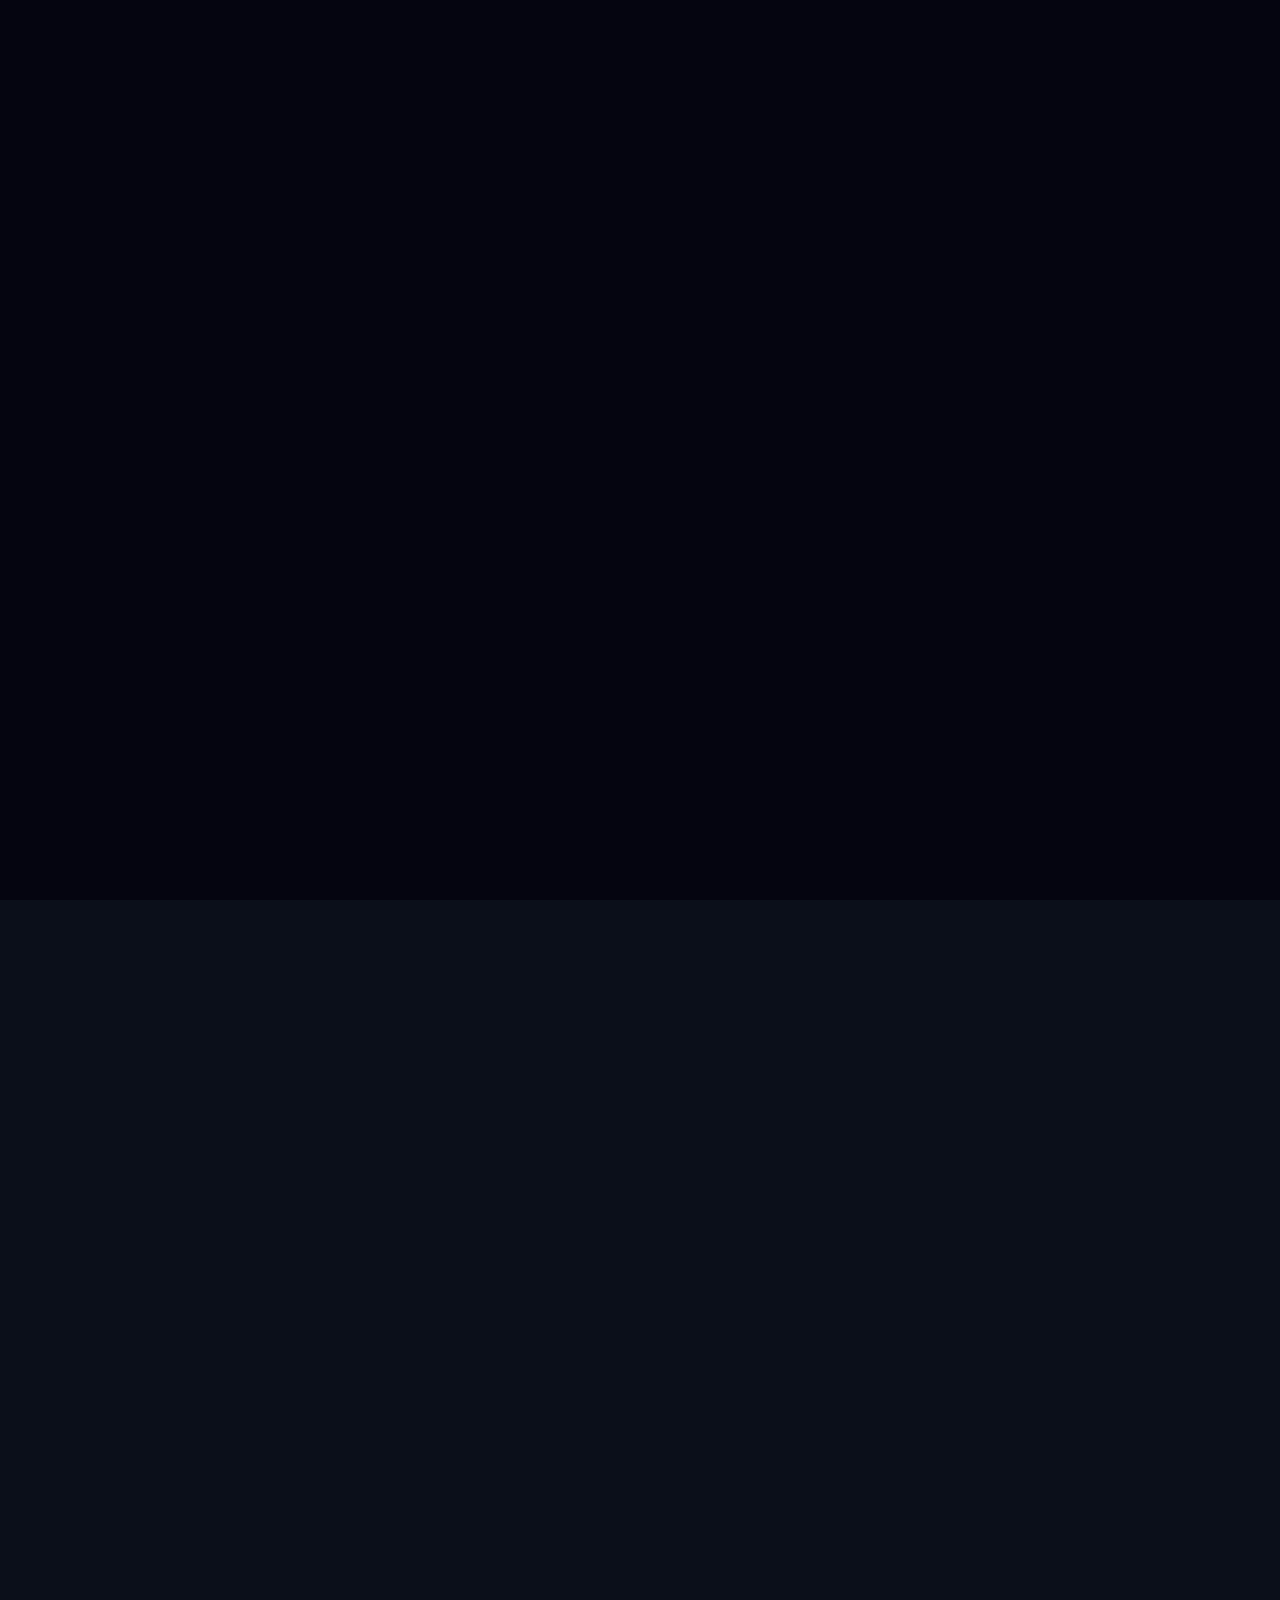
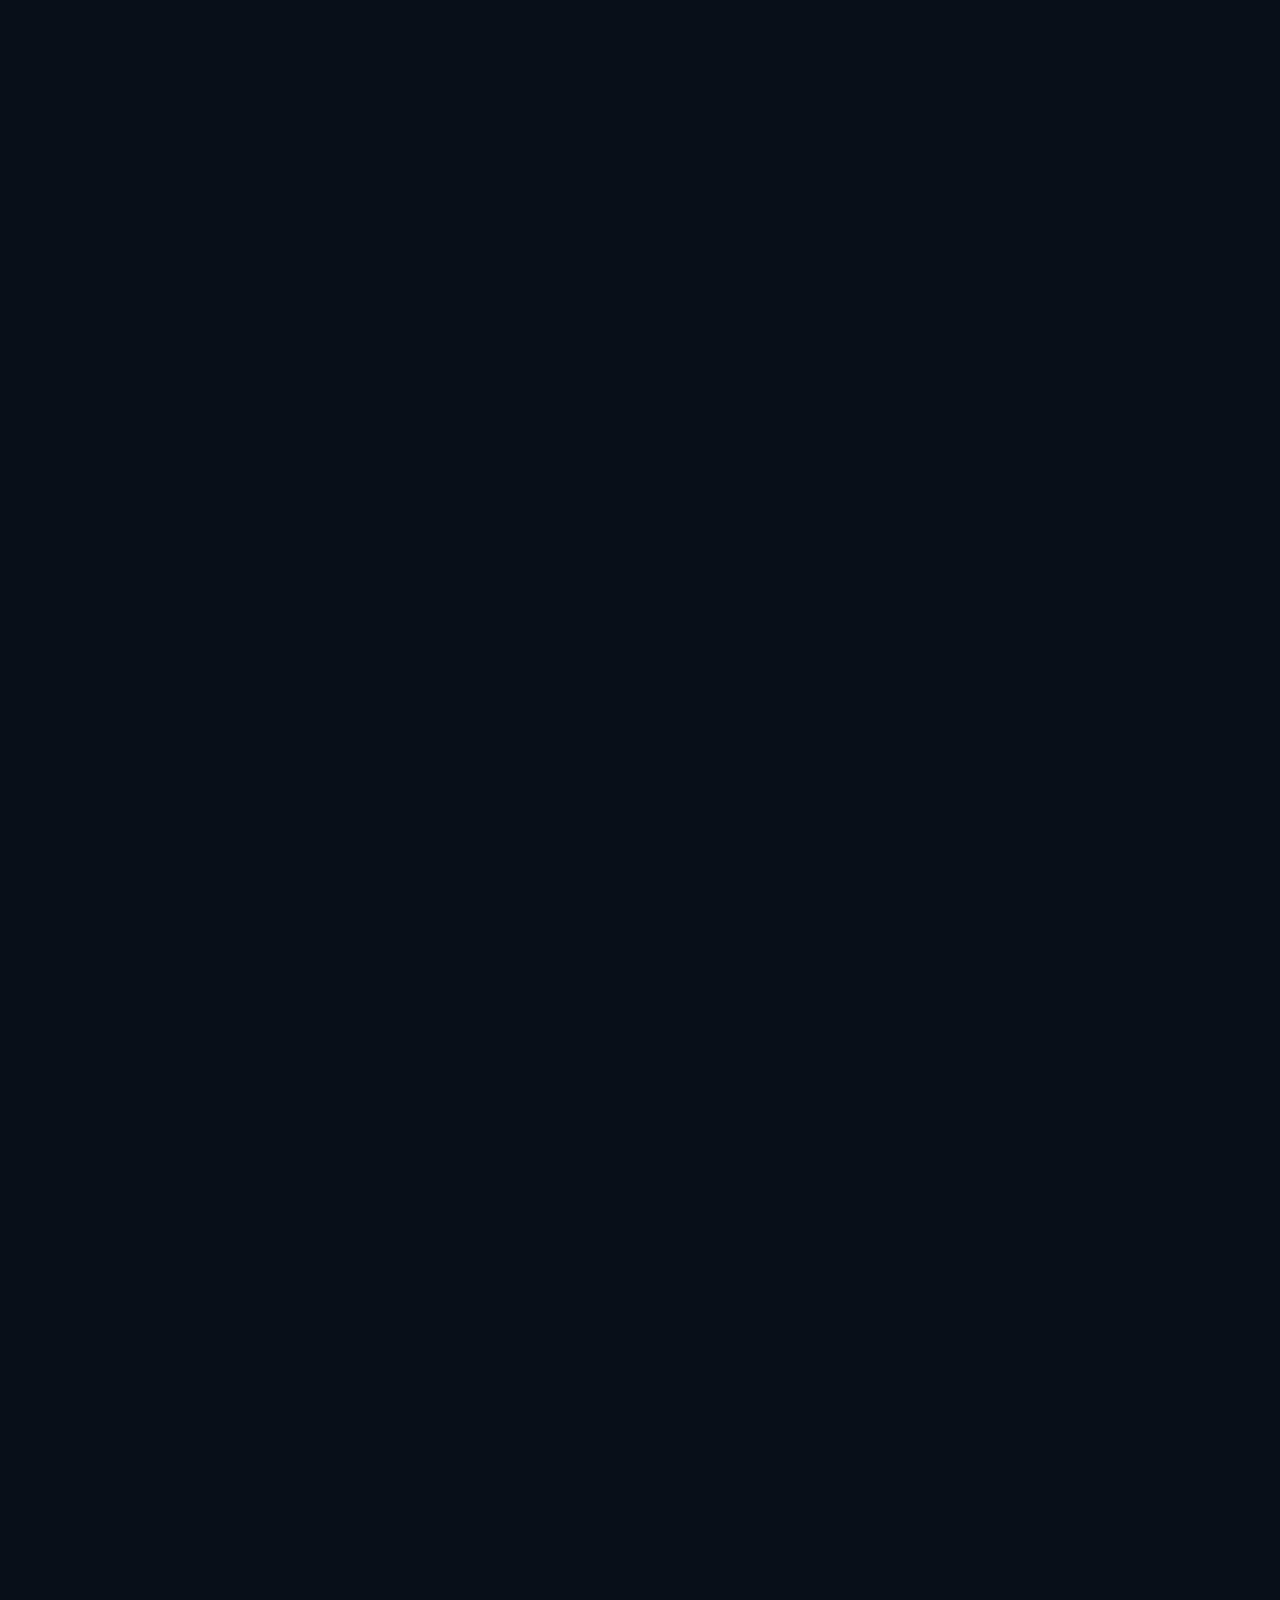
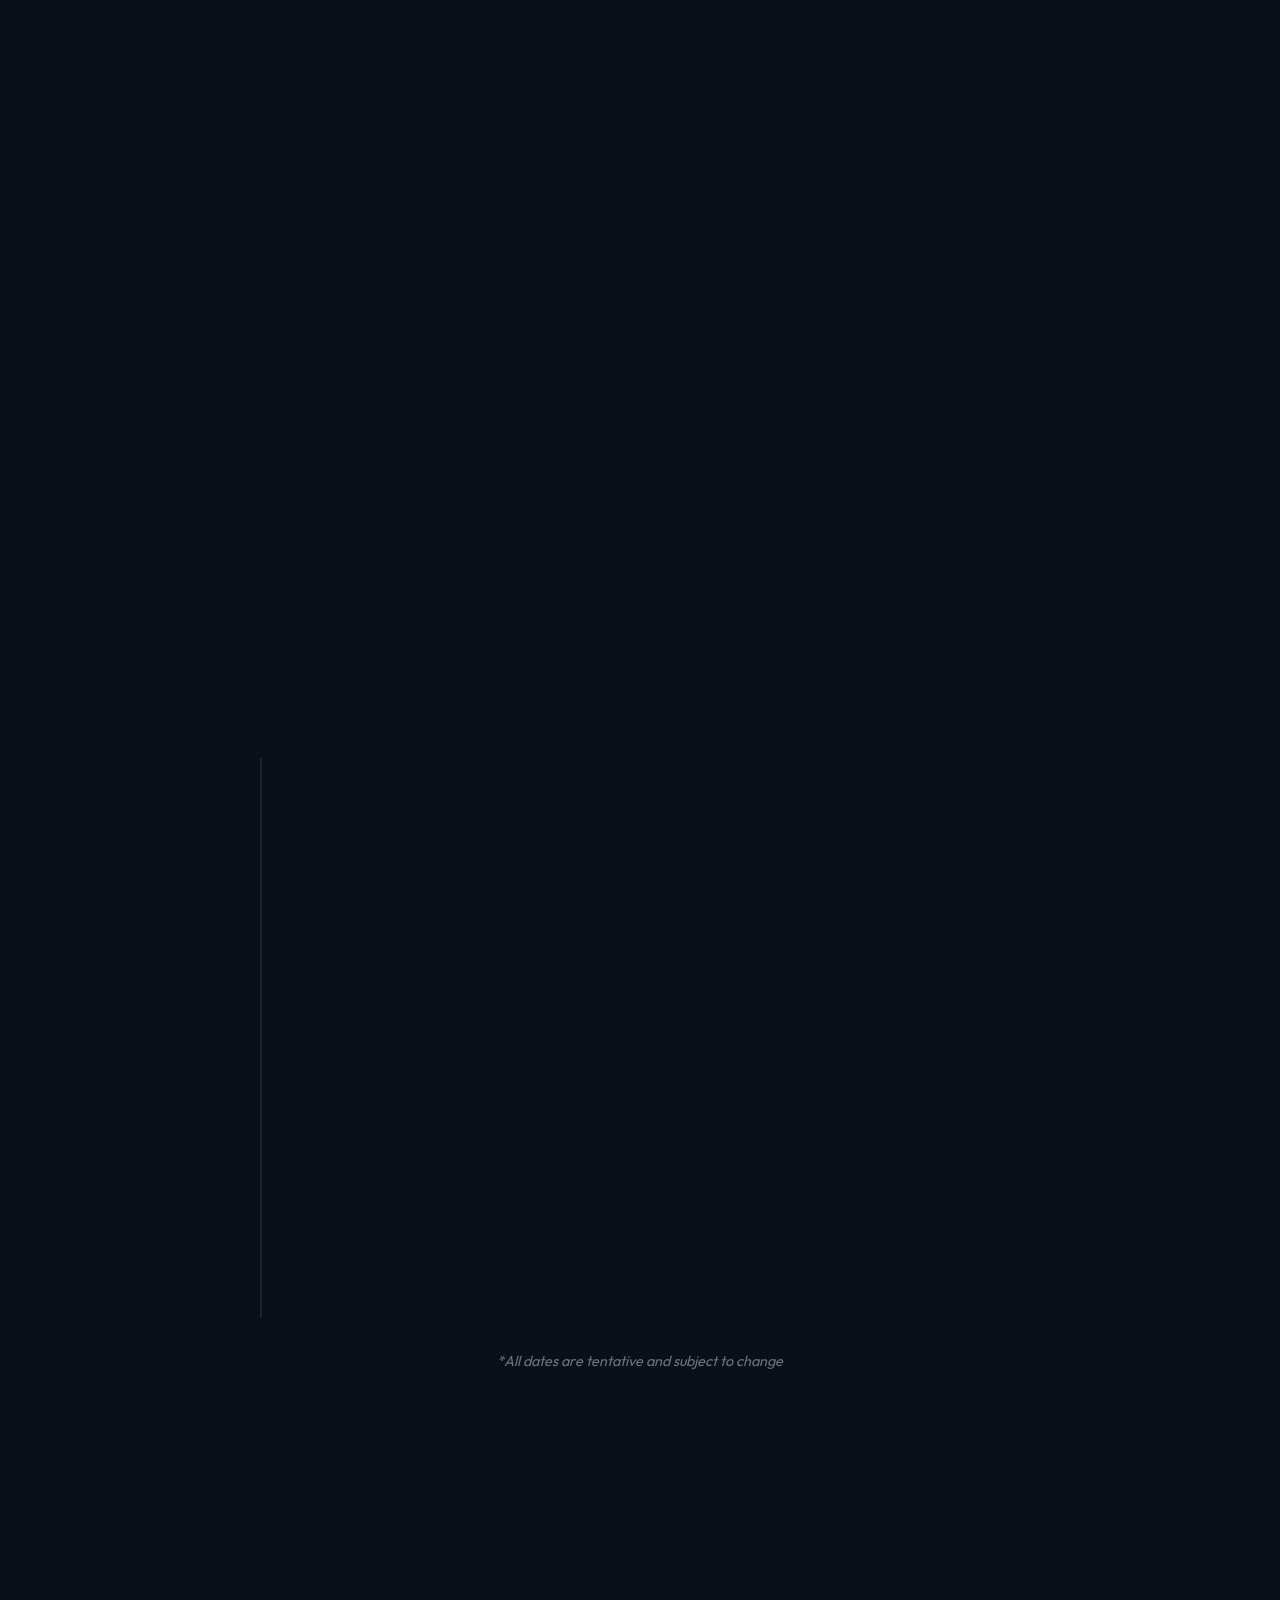
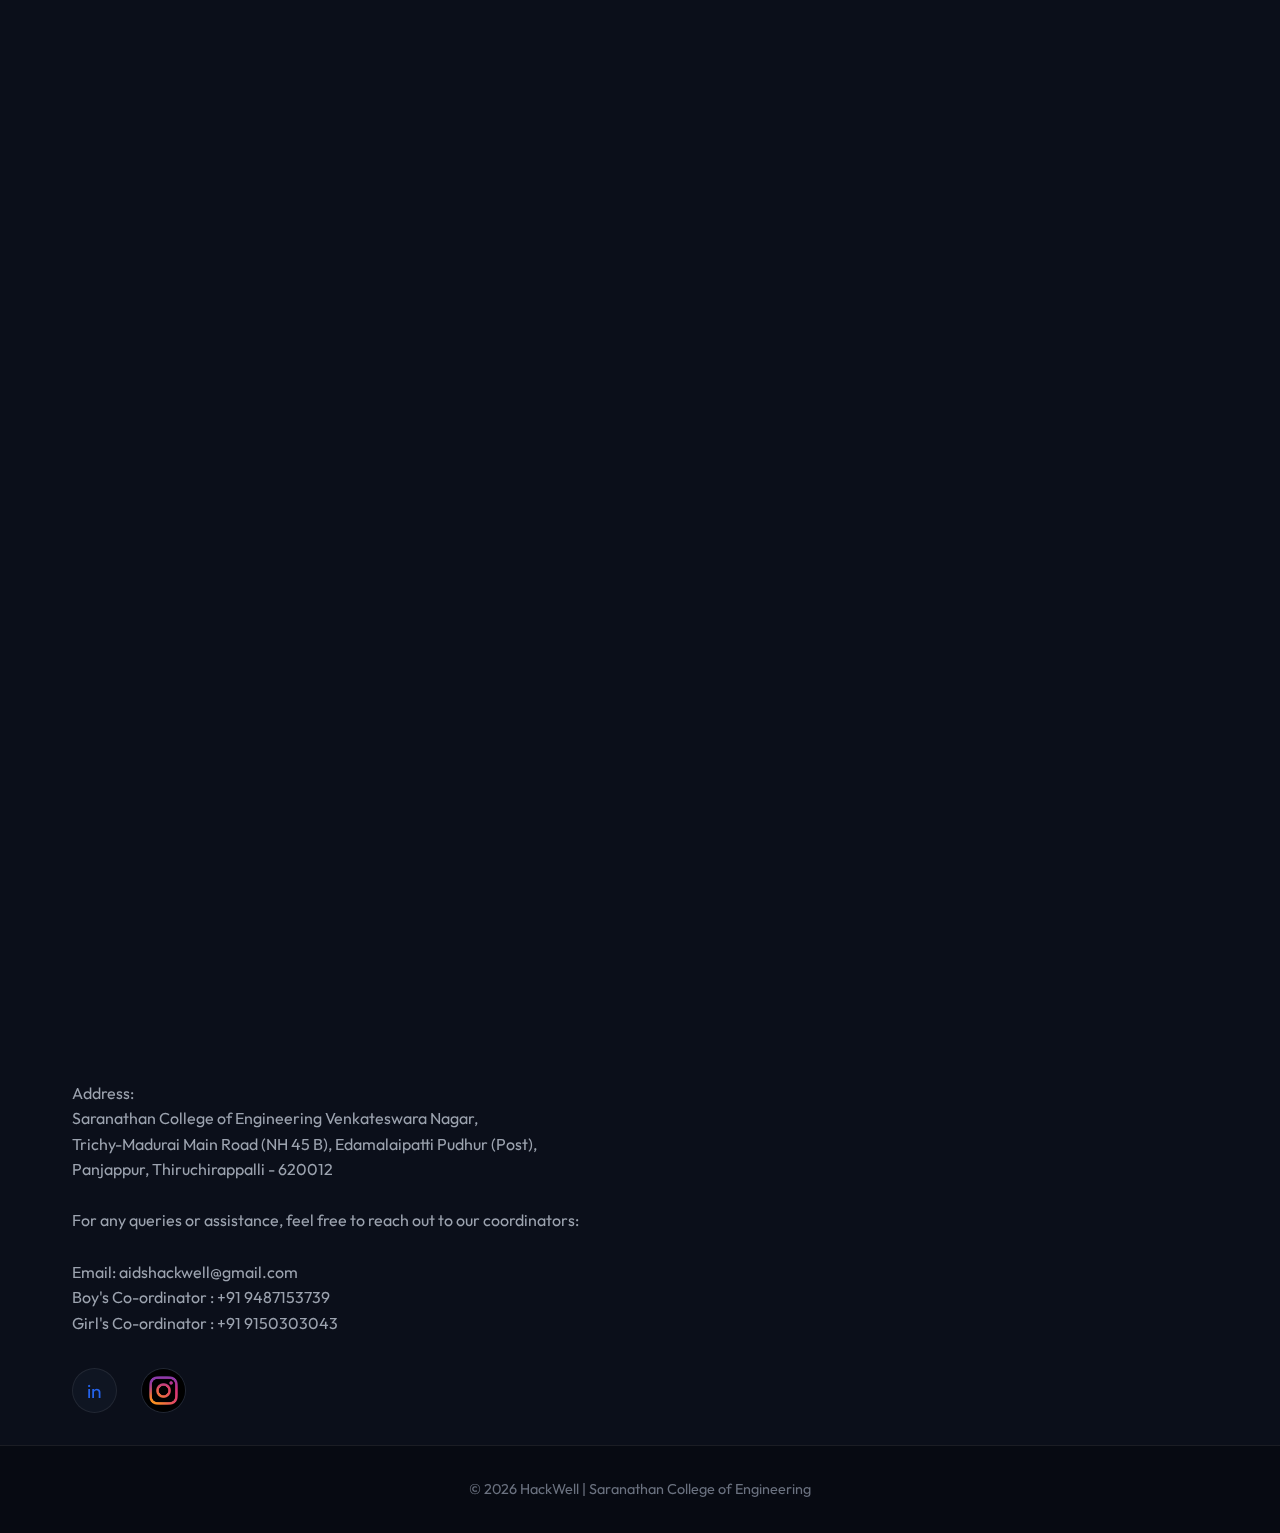
<file: index.html>
<!DOCTYPE html>
<html lang="en">

<head>
    <meta charset="UTF-8">
    <meta name="viewport" content="width=device-width, initial-scale=1.0">
    <title>HackWell'26</title>
    <link rel="stylesheet" href="css/style.css">
    <link rel="icon" type="image/jpeg" href="assets/had-logo.jpeg">
</head>

<body>
    <!-- Loading Animation -->
    <div class="id-loader" id="idLoader">
        <div class="nn-visualizer">
            <!-- SVG for Connections (Handled by JS) -->
            <svg id="nn-connections" width="100%" height="100%"
                style="position: absolute; top: 0; left: 0; z-index: 1; pointer-events: none; overflow: visible;"></svg>

            <!-- Layers Container -->
            <div class="nn-layer l-1">
                <div class="node"></div>
                <div class="node"></div>
                <div class="node"></div>
                <div class="node"></div>
            </div>
            <div class="nn-layer l-2">
                <div class="node"></div>
                <div class="node"></div>
                <div class="node"></div>
                <div class="node"></div>
                <div class="node"></div>
                <div class="node"></div>
            </div>
            <div class="nn-layer l-3">
                <div class="node"></div>
                <div class="node"></div>
                <div class="node"></div>
                <div class="node"></div>
                <div class="node"></div>
            </div>
            <div class="nn-layer l-4">
                <div class="node"></div>
                <div class="node"></div>
                <div class="node"></div>
                <div class="node"></div>
                <div class="node"></div>
                <div class="node"></div>
            </div>
            <div class="nn-layer l-5">
                <div class="node"></div>
                <div class="node"></div>
                <div class="node"></div>
                <div class="node"></div>
            </div>

            <!-- Dynamic Connections (Visualized via CSS Gradients/Lines) -->
            <div class="nn-connections-bg"></div>
        </div>
        <div class="loader-text-new">INITIALIZING NEURAL ARCHITECTURE...</div>
    </div>

    <!-- Navigation -->
    <nav>
        <div class="nav-container">
            <!-- Logo (visible on scroll) -->
            <a href="#home" class="logo-container">
                <img src="assets/had-logo.jpeg" alt="HackWell Logo" class="nav-logo-img">
                <span class="brand-text">HackWell <span class="brand-sep">–</span> <span class="brand-sub">AI &
                        DS</span></span>
            </a>

            <!-- Horizontal Nav Links (visible on scroll) -->
            <ul class="nav-links-horizontal">
                <li><a href="#home">Home</a></li>
                <li><a href="#about">About</a></li>
                <li><a href="#theme">Theme</a></li>
                <li><a href="#timeline">Timeline</a></li>
                <li><a href="#rules">Rules</a></li>
                <li><a href="#sponsors">Sponsors</a></li>
                <li><a href="#contact">Contact</a></li>
                <li>
                    <a href="problem-statements.html" class="btn-tech btn-tech-secondary nav-btn-tech">
                        <span class="btn-text">Problem Statements</span>
                        <span class="btn-border"></span>
                    </a>
                </li>
                <li>
                    <img src="assets/scelogo.jpg" alt="SCE Logo" class="nav-sce-logo">
                </li>
            </ul>

            <!-- Menu Toggle (visible in Hero) -->
            <div class="menu-toggle">
                <span class="bar"></span>
                <span class="bar"></span>
                <span class="bar"></span>
            </div>
        </div>
    </nav>

    <!-- Right-Side Navigation Pane -->
    <div class="nav-pane">
        <button class="nav-pane-close">&times;</button>
        <ul class="nav-pane-links">
            <li><a href="#home">Home</a></li>
            <li><a href="#about">About</a></li>
            <li><a href="#theme">Theme</a></li>
            <li><a href="#timeline">Timeline</a></li>
            <li><a href="#rules">Rules</a></li>
            <li><a href="#sponsors">Sponsors</a></li>
            <li><a href="#contact">Contact</a></li>
            <li><a href="problem-statements.html">Problem Statements</a></li>
            <li><a href="assets/HackWell-Temp.pptx" download>PPT Template</a></li>
        </ul>
    </div>

    <!-- Backdrop for pane -->
    <div class="nav-backdrop"></div>

    <!-- Hero Section -->
    <section class="hero" id="home">
        <canvas id="neural-canvas"></canvas>
        <div class="hero-content fade-in">
            <br>
            <h1 class="head" data-text="HackWell'26">HackWell'26</h1>
            <p class="subtitle" style="margin-bottom: 2rem;">
                "Build Fast, Think Big, Innovate Smart"
            </p>
            <p class="initext">
                An initiative of the <br> Department of Artificial Intelligence & Data Science,<br>Saranathan College of
                Engineering
            </p>

            <br>
            <h3 class="timer-label">ESTABLISHING_INFERENCE_UPLINK</h3></br>
            <div class="flip-timer">
                <div class="flip-unit" id="days">
                    <div class="flip-card">
                        <div class="segment top-bg">00</div>
                        <div class="segment bot-bg">00</div>
                        <div class="segment leaf-top">00</div>
                        <div class="segment leaf-bot">00</div>
                    </div>
                    <div class="label">DAYS</div>
                </div>
                <div class="colon">:</div>
                <div class="flip-unit" id="hours">
                    <div class="flip-card">
                        <div class="segment top-bg">00</div>
                        <div class="segment bot-bg">00</div>
                        <div class="segment leaf-top">00</div>
                        <div class="segment leaf-bot">00</div>
                    </div>
                    <div class="label">HOURS</div>
                </div>
                <div class="colon">:</div>
                <div class="flip-unit" id="mins">
                    <div class="flip-card">
                        <div class="segment top-bg">00</div>
                        <div class="segment bot-bg">00</div>
                        <div class="segment leaf-top">00</div>
                        <div class="segment leaf-bot">00</div>
                    </div>
                    <div class="label">MINUTES</div>
                </div>
                <div class="colon">:</div>
                <div class="flip-unit" id="secs">
                    <div class="flip-card">
                        <div class="segment top-bg">00</div>
                        <div class="segment bot-bg">00</div>
                        <div class="segment leaf-top">00</div>
                        <div class="segment leaf-bot">00</div>
                    </div>
                    <div class="label">SECONDS</div>
                </div>
            </div>

            <div class="hero-btns fade-in">
                <a href="#" onclick="showHolographicAlert('Registration Ended'); return false;"
                    class="btn-tech btn-tech-secondary">
                    <span class="btn-text">Register</span>
                    <span class="btn-border"></span>
                </a>
                <!-- <a href="https://docs.google.com/forms/d/e/1FAIpQLSeDhjSdDLU7FeFXmwT9LVAeJRNI0WU0IRZJkAIQU9hDehhVpw/viewform?usp=preview"
                    class="btn-tech btn-tech-secondary" target="_blank">
                    <span class="btn-text">Register</span>
                    <span class="btn-border"></span>
                </a> -->
                <a href="problem-statements.html" class="btn-tech btn-tech-secondary">
                    <span class="btn-text">Problem Statements</span>
                    <span class="btn-border"></span>
                </a>
                <a href="assets/HackWell-Temp.pptx" class="btn-tech btn-tech-secondary" download>
                    <span class="btn-text">PPT Template</span>
                    <span class="btn-border"></span>
                </a>
            </div>
        </div>
    </section>

    <!-- Theme Section -->
    <section id="theme">
        <div class="section-header fade-in">
            <h2 class="section-title">Themes</h2>
            <p class="section-subtitle">Exploring the Frontiers of AI</p>
        </div>

        <div class="theme-grid">
            <div class="card fade-in delay-100">
                <h3>Climate Tech & Green Innovation</h3>
                <!-- <p>Developing sustainable solutions using AI to monitor, model, and mitigate environmental challenges
                    for a greener future.</p> -->
                <p style="text-align: justify;">Developing sustainable solutions using AI to monitor, model, and
                    mitigate environmental challenges
                    for a greener future.</p>
            </div>
            <div class="card fade-in delay-200">
                <h3>AI for Everyone</h3>
                <!-- <p>Democratizing Artificial Intelligence by creating accessible, inclusive, and user-friendly tools that
                    empower individuals across all domains.</p> -->
                <p style="text-align: justify;">Democratizing Artificial Intelligence by creating accessible, inclusive,
                    and user-friendly tools that
                    empower individuals across all domains.</p>
            </div>
            <div class="card fade-in delay-300">
                <h3>Campus to Corporate</h3>
                <!-- <p>Bridging the gap between academic learning and industry demands through intelligent career
                    development and skill-mapping systems.</p> -->
                <p style="text-align: justify;">Bridging the gap between academic learning and industry demands through
                    intelligent career
                    development and skill-mapping systems.</p>
            </div>
            <div class="card fade-in delay-400">
                <h3>Applied Generative AI</h3>
                <!-- <p>Harnessing the power of LLMs and generative models to create novel applications in content creation,
                    coding, and design.</p> -->
                <p style="text-align: justify;">Harnessing the power of LLMs and generative models to create novel
                    applications in content creation,
                    coding, and design.</p>
            </div>
            <div class="card fade-in delay-500">
                <h3>Intelligent Systems</h3>
                <!-- <p>Building autonomous, adaptive, and efficient systems that integrate hardware and software for smart
                    automation and decision-making.</p> -->
                <p style="text-align: justify;">Building autonomous, adaptive, and efficient systems that integrate
                    hardware and software for smart
                    automation and decision-making.</p>
            </div>
        </div>
    </section>

    <!-- Sponsors -->
    <section id="sponsors">
        <div class="section-header fade-in">
            <h2 class="section-title">Sponsors</h2>
            <p class="section-subtitle">Supported by Industry Leaders</p>
        </div>

        <div class="sponsors-grid fade-in">
            <img src="./assets/microsoft-logo.jpeg" alt="Microsoft" class="sponsor-logo" loading="lazy" width="200"
                height="80">
            <img src="./assets/tech-shiksha.jpg" alt="Tech Shiksha" class="sponsor-logo" loading="lazy" width="200"
                height="80">
        </div>
    </section>

    <!-- About Section -->
    <section id="about">
        <div class="section-header fade-in">
            <h2 class="section-title">About HackWell</h2>
            <p class="section-subtitle">Innovate, Implement, Inspire</p>
        </div>

        <div class="about-grid">
            <div class="about-col fade-in">
                <h3>About Saranathan College of Engineering</h3>
                <!-- <p>
                    Saranathan College of Engineering was founded by ‘Vidya Seva Ratnam’ and ‘Guru Seva Mani’ Auditor
                    Sri. K. Santhanam in the year 1998. It is a self-financing institution approved by AICTE and
                    attained autonomous status in 2025. The college currently has an annual intake of 720 students
                    across 10 undergraduate programs and 132 students across 5 postgraduate programs.
                </p> -->
                <p style="text-align: justify;">
                    Saranathan College of Engineering was founded by ‘Vidya Seva Ratnam’ and ‘Guru Seva Mani’ Auditor
                    Sri. K. Santhanam in the year 1998. It is a self-financing institution approved by AICTE and
                    attained autonomous status in 2025. The college currently has an annual intake of 720 students
                    across 10 undergraduate programs and 132 students across 5 postgraduate programs.
                </p>
                <!-- <p>
                    Among its academic offerings, the Department of Artificial Intelligence and Data Science, introduced
                    in 2021, stands out for its focus on emerging technologies and innovation. The department actively
                    promotes hands-on learning and problem-solving through initiatives such as the Hackwell Hackathon,
                    K-Thursday, and its own student-driven Odysseys Club.
                </p> -->
                <p style="text-align: justify;">
                    Among its academic offerings, the Department of Artificial Intelligence and Data Science, introduced
                    in 2021, stands out for its focus on emerging technologies and innovation. The department actively
                    promotes hands-on learning and problem-solving through initiatives such as the Hackwell Hackathon,
                    K-Thursday, and its own student-driven Odysseys Club.
                </p>
                <!-- <p>
                    With consistent placement records, active participation in professional bodies, entrepreneurship
                    initiatives supported by the Government of Tamil Nadu, and a vibrant student community, Saranathan
                    College of Engineering continues to be a preferred destination for aspiring engineers and
                    innovators.
                </p> -->
                <p style="text-align: justify;">
                    With consistent placement records, active participation in professional bodies, entrepreneurship
                    initiatives supported by the Government of Tamil Nadu, and a vibrant student community, Saranathan
                    College of Engineering continues to be a preferred destination for aspiring engineers and
                    innovators.
                </p>
            </div>

            <div class="about-col fade-in">
                <h3>About HackWell</h3>
                <!-- <p>
                    Hackwell serves as a powerful catalyst for innovation and experiential learning by transforming
                    ideas into impactful, real-world solutions. The hackathon creates an immersive environment where
                    students move beyond classroom learning and actively engage with practical challenges using
                    cutting-edge technologies.
                </p> -->
                <p style="text-align: justify;">
                    Hackwell serves as a powerful catalyst for innovation and experiential learning by transforming
                    ideas into impactful, real-world solutions. The hackathon creates an immersive environment where
                    students move beyond classroom learning and actively engage with practical challenges using
                    cutting-edge technologies.
                </p>
                <!-- <p>
                    Hackwell fosters a culture of creativity and continuous learning, encouraging students to think
                    independently, experiment boldly, and push the boundaries of innovation. It also acts as a vital
                    bridge between academia and industry by exposing participants to current technological trends,
                    industry-relevant problem statements, and real-time development practices.
                </p> -->
                <p style="text-align: justify;">
                    Hackwell fosters a culture of creativity and continuous learning, encouraging students to think
                    independently, experiment boldly, and push the boundaries of innovation. It also acts as a vital
                    bridge between academia and industry by exposing participants to current technological trends,
                    industry-relevant problem statements, and real-time development practices.
                </p>
            </div>
        </div>
    </section>

    <!-- Timeline Section -->
    <section id="timeline">
        <div class="section-header fade-in">
            <h2 class="section-title">Event Timeline</h2>
            <p class="section-subtitle">The Roadmap to Innovation</p>
        </div>

        <div class="timeline">
            <div class="timeline-item fade-in">
                <div class="timeline-date">02 February 2026</div>
                <h3 class="timeline-title">Registration Opens</h3>
                <p style="color: var(--text-secondary);">Start forming your teams and registering for the event.</p>
            </div>
            <div class="timeline-item fade-in">
                <div class="timeline-date">08 February 2026</div>
                <h3 class="timeline-title">Registration Closes</h3>
                <p style="color: var(--text-secondary);">Final deadline for team registrations.</p>
            </div>
            <div class="timeline-item fade-in">
                <div class="timeline-date">23 February 2026</div>
                <h3 class="timeline-title">Preliminary Round</h3>
                <p style="color: var(--text-secondary);">Initial evaluation and shortlisting of teams.</p>
            </div>
            <div class="timeline-item fade-in">
                <div class="timeline-date">4 March 2026</div>
                <h3 class="timeline-title">Finals</h3>
                <p style="color: var(--text-secondary);">The ultimate showdown - present your solutions and compete for
                    the top spot.</p>
            </div>
        </div>

        <p
            style="text-align: center; margin-top: 2rem; color: var(--text-tertiary); font-size: 0.9rem; font-style: italic;">
            *All dates are tentative and subject to change
        </p>
    </section>

    <!-- Rules Section -->
    <section id="rules">
        <div class="section-header fade-in">
            <h2 class="section-title">Rules & Guidelines</h2>
        </div>

        <div class="rules-container fade-in" style="max-width: 900px; margin: 0 auto;">
            <div class="card" style="padding: 2rem;">
                <ol class="rules-list"
                    style="color: var(--text-secondary); line-height: 1.8; margin-left: 1.5rem; display: grid; gap: 1rem;">
                    <li>Each team should consist of only four members.</li>
                    <li>All notifications will be shared through the Team Leader.</li>
                    <li>Teams must submit their problem statement within the specified deadline.</li>
                    <li>Open-source libraries, APIs, and datasets may be used.</li>
                    <li>Judges’ decisions are final and must be accepted by all participants.</li>
                    <li>Only Artificial Intelligence and Data Science students are eligible to participate.</li>
                    <li>No Registration Fee. ₹150 applicable for final-round participants.</li>
                    <li>Teams must be present at the venue on time; latecomers may be disqualified.</li>
                    <li>Each team must bring their own laptops, chargers, and required tools.</li>
                    <li>Internet facilities will be provided, but participants are encouraged to have a backup
                        connection.</li>
                    <li>Teams must maintain decorum, respect, and professional conduct throughout the event.</li>
                    <li>Any form of misconduct, plagiarism, or rule violation will result in immediate disqualification.
                    </li>
                </ol>
            </div>
        </div>
    </section>





    <!-- Contact & Footer -->
    <section id="contact" style="padding-bottom: 2rem;">
        <div class="section-header fade-in">
            <h2 class="section-title">Contact Us</h2>
        </div>
        <div class="contact-container fade-in"></div>
        <div class="clgadd" style=" color: var(--text-secondary);">
            <p>Address: </p>
            <p>Saranathan College of Engineering Venkateswara Nagar, </p>
            <p> Trichy-Madurai Main Road (NH 45 B), Edamalaipatti Pudhur (Post),</p>
            <p> Panjappur, Thiruchirappalli - 620012</p>
        </div>

        <div>
            <br>
            <p style=" color: var(--text-secondary);">
                For any queries or assistance, feel free to reach out to our coordinators:
            </p>
        </div>


        <div class="contact-links">
            <br>
            <div class="contact-item">Email: aidshackwell@gmail.com</div>
            <div class="contact-item">Boy's Co-ordinator : +91 9487153739 </div>
            <div class="contact-item">Girl's Co-ordinator : +91 9150303043 </div>
        </div>

        <div class="social-icons">
            <a href="http://www.linkedin.com/in/hackwell-ai-ds-7333463a9" class="social-icon" target="_blank">in</a>

            <a href="https://www.instagram.com/aids.hackwell?utm_source=qr&igsh=NjZweGMzMWV6YWp5" target="_blank"> <img
                    class="social-icon" src="assets/insta.jpeg" alt="instagram"></a>
        </div>
        </div>
    </section>

    <footer>
        <p>© 2026 HackWell | Saranathan College of Engineering</p>
    </footer>

    <!-- Holographic Alert Modal -->
    <div id="holo-overlay" class="holo-overlay">
        <div class="holo-modal">
            <div class="holo-header">INFO_ALERT // SYSTEM_MSG</div>
            <div class="holo-content">
                <p id="holo-message">Alert Message</p>
            </div>
            <button class="holo-close" onclick="closeHolographicAlert()">ACKNOWLEDGE</button>
        </div>
    </div>

    <script src="js/script.js"></script>
</body>

</html>
</file>
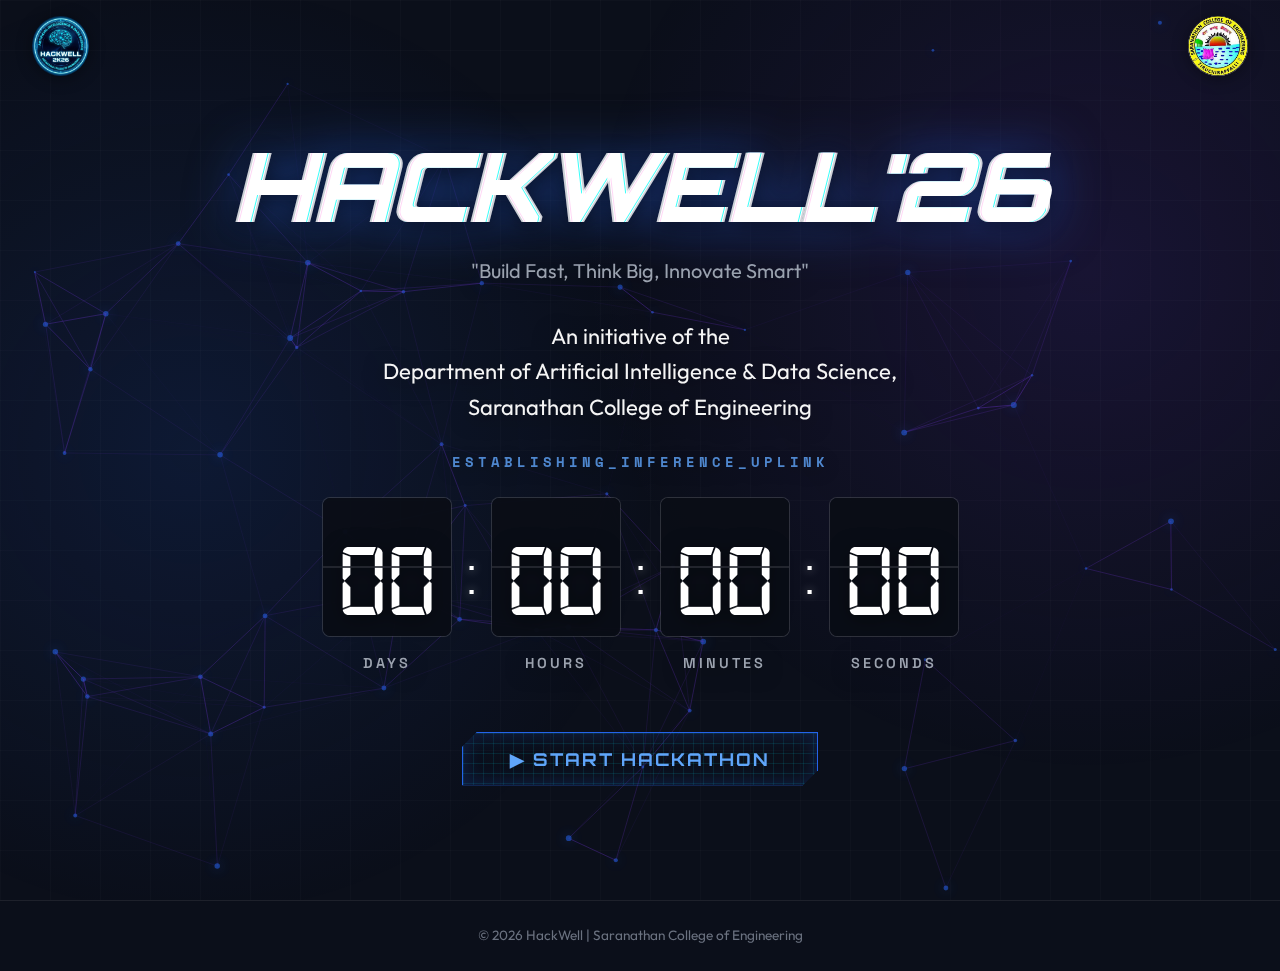
<file: home.html>
<!DOCTYPE html>
<html lang="en">

<head>
    <meta charset="UTF-8">
    <meta name="viewport" content="width=device-width, initial-scale=1.0">
    <title>HackWell'26 — Live Timer</title>
    <link rel="icon" type="image/jpeg" href="assets/had-logo.jpeg">

    <!-- Google Fonts -->
    <link rel="preconnect" href="https://fonts.googleapis.com">
    <link rel="preconnect" href="https://fonts.gstatic.com" crossorigin>
    <link
        href="https://fonts.googleapis.com/css2?family=Outfit:wght@300;400;500;600;700;900&family=Space+Grotesk:wght@300;400;500;600;700&family=Orbitron:wght@400;500;700;900&family=Space+Mono:wght@400;700&display=swap"
        rel="stylesheet">

    <style>
        /* ── Custom Font ── */
        @font-face {
            font-family: 'Digital-7';
            src: url('fonts/Digital-7.woff2') format('woff2');
            font-display: swap;
        }

        /* ── Variables ── */
        :root {
            --bg-primary: #0B0F1A;
            --bg-secondary: #111827;
            --bg-tertiary: #1F2937;
            --accent-primary: #2563EB;
            --accent-secondary: #7C3AED;
            --accent-glow: #60A5FA;
            --text-primary: #E5E7EB;
            --text-secondary: #9CA3AF;
            --text-tertiary: #6B7280;
            --glass-bg: rgba(17, 24, 39, 0.7);
            --glass-border: rgba(255, 255, 255, 0.08);
        }

        /* ── Reset ── */
        * {
            margin: 0;
            padding: 0;
            box-sizing: border-box;
        }

        html {
            scroll-behavior: smooth;
            overflow: hidden;
        }

        body {
            font-family: 'Outfit', sans-serif;
            background: var(--bg-primary);
            color: var(--text-primary);
            line-height: 1.6;
            overflow-x: hidden;
            scrollbar-width: none;
        }

        body::-webkit-scrollbar {
            display: none;
        }

        h2,
        h3,
        h4,
        h5,
        h6 {
            font-family: 'Space Grotesk', sans-serif;
        }

        /* ── Background Effects ── */
        @keyframes bgPulse {
            0% {
                opacity: 0.3;
                transform: scale(1);
            }

            50% {
                opacity: 0.5;
                transform: scale(1.05);
            }

            100% {
                opacity: 0.3;
                transform: scale(1);
            }
        }

        body::before {
            content: '';
            position: fixed;
            top: 0;
            left: 0;
            width: 100%;
            height: 100%;
            background-image:
                radial-gradient(circle at 15% 50%, rgba(37, 99, 235, 0.12) 0%, transparent 40%),
                radial-gradient(circle at 85% 30%, rgba(124, 58, 237, 0.12) 0%, transparent 40%);
            pointer-events: none;
            z-index: -1;
            animation: bgPulse 8s ease-in-out infinite;
        }

        body::after {
            content: '';
            position: fixed;
            top: 0;
            left: 0;
            width: 100%;
            height: 100%;
            background-image:
                linear-gradient(rgba(255, 255, 255, 0.02) 1px, transparent 1px),
                linear-gradient(90deg, rgba(255, 255, 255, 0.02) 1px, transparent 1px);
            background-size: 50px 50px;
            pointer-events: none;
            z-index: -2;
        }

        /* ── Hero Section ── */
        .hero {
            min-height: 100vh;
            display: flex;
            flex-direction: column;
            align-items: center;
            justify-content: center;
            padding: 2rem;
            position: relative;
            overflow: hidden;
        }

        #neural-canvas {
            position: absolute;
            top: 0;
            left: 0;
            width: 100%;
            height: 100%;
            z-index: 0;
            opacity: 0.8;
        }

        .hero-content {
            max-width: 1200px;
            width: 100%;
            text-align: center;
            z-index: 10;
            position: relative;
            padding: 4rem 2rem;
            background: transparent;
            backdrop-filter: none;
            text-shadow: 0 4px 20px rgba(0, 0, 0, 0.5);
        }

        /* ── Title ── */
        .hero h1 {
            font-family: 'Orbitron', 'Space Grotesk', sans-serif;
            font-size: clamp(3rem, 8vw, 6rem);
            font-weight: 1000;
            line-height: 0.95;
            margin-bottom: 1.5rem;
            color: #fff;
            position: relative;
            display: inline-block;
            letter-spacing: -2px;
            text-transform: uppercase;
            font-style: italic;
            filter: drop-shadow(0 0 25px rgba(37, 99, 235, 0.5));
        }

        /* Glitch Effect */
        .hero h1::before,
        .hero h1::after {
            content: attr(data-text);
            position: absolute;
            top: 0;
            left: 0;
            width: 100%;
            height: 100%;
            background: transparent;
            overflow: hidden;
            clip-path: polygon(0 0, 100% 0, 100% 100%, 0 100%);
            opacity: 0.8;
        }

        .hero h1::before {
            left: 2px;
            text-shadow: -1px 0 #ff00c1;
            animation: glitch-anim-1 8s infinite linear;
        }

        .hero h1::after {
            left: -2px;
            text-shadow: 1px 0 #00fff9;
            animation: glitch-anim-2 7s infinite linear;
        }

        @keyframes glitch-anim-1 {

            0%,
            90%,
            100% {
                clip-path: inset(50% 0 30% 0);
                transform: translate(0, 0);
                opacity: 0;
            }

            92% {
                clip-path: inset(20% 0 80% 0);
                transform: translate(-2px, 1px);
                opacity: 0.8;
            }

            94% {
                clip-path: inset(80% 0 5% 0);
                transform: translate(2px, -1px);
                opacity: 0.8;
            }

            96% {
                clip-path: inset(50% 0 30% 0);
                transform: translate(0, 0);
                opacity: 0;
            }
        }

        @keyframes glitch-anim-2 {

            0%,
            90%,
            100% {
                clip-path: inset(40% 0 10% 0);
                transform: translate(0, 0);
                opacity: 0;
            }

            91% {
                clip-path: inset(10% 0 60% 0);
                transform: translate(2px, -1px);
                opacity: 0.8;
            }

            93% {
                clip-path: inset(30% 0 20% 0);
                transform: translate(-2px, 1px);
                opacity: 0.8;
            }

            95% {
                clip-path: inset(40% 0 10% 0);
                transform: translate(0, 0);
                opacity: 0;
            }
        }

        .subtitle {
            color: var(--text-secondary);
            font-size: 20px;
        }

        .initext {
            color: whitesmoke;
            font-size: 22px;
        }

        /* ── Timer Label ── */
        .timer-label {
            font-family: 'Space Mono', monospace;
            font-size: 0.9rem;
            letter-spacing: 4px;
            color: var(--accent-glow);
            margin-bottom: 1.5rem;
            text-align: center;
            opacity: 0.8;
            text-transform: uppercase;
            transition: all 0.5s ease;
        }



        /* ── Flip Timer ── */
        .flip-timer {
            display: flex;
            gap: 15px;
            align-items: center;
            justify-content: center;
            perspective: 1000px;
            margin-bottom: 3.5rem;
        }

        .flip-unit {
            display: flex;
            flex-direction: column;
            align-items: center;
        }

        .flip-card {
            position: relative;
            width: 130px;
            height: 140px;
            background: rgba(10, 14, 23, 0.3);
            border-radius: 8px;
            font-family: 'Digital-7', 'Orbitron', monospace;
            font-size: 6.5rem;
            color: #ffffff;
            border: 1px solid rgba(255, 255, 255, 0.15);
            display: flex;
            justify-content: center;
            align-items: center;
        }

        .flip-card::before {
            content: '88';
            position: absolute;
            top: 50%;
            left: 50%;
            transform: translate(-50%, -50%);
            color: rgba(255, 255, 255, 0.05);
            font-size: 6.5rem;
            z-index: 0;
            width: 100%;
            text-align: center;
            line-height: 140px;
            pointer-events: none;
        }

        .segment {
            position: absolute;
            left: 0;
            width: 100%;
            height: 50%;
            background: rgba(10, 14, 23, 0.8);
            overflow: hidden;
            text-align: center;
            backface-visibility: hidden;
            transition: transform 0.6s cubic-bezier(0.4, 0, 0.2, 1);
            z-index: 2;
        }

        .top-bg {
            top: 0;
            line-height: 140px;
            z-index: 1;
            border-radius: 8px 8px 0 0;
        }

        .bot-bg {
            bottom: 0;
            line-height: 0;
            z-index: 1;
            border-radius: 0 0 8px 8px;
        }

        .leaf-top {
            top: 0;
            line-height: 140px;
            z-index: 3;
            transform-origin: top;
            border-radius: 8px 8px 0 0;
            border-bottom: 1px solid rgba(255, 255, 255, 0.1);
            color: #ffffff;
        }

        .leaf-bot {
            bottom: 0;
            line-height: 0;
            z-index: 3;
            transform-origin: bottom;
            border-radius: 0 0 8px 8px;
            border-top: 1px solid rgba(255, 255, 255, 0.1);
            color: #ffffff;
        }

        .folding .leaf-top {
            transform: rotateX(-90deg);
            opacity: 0;
        }

        .folding .leaf-bot {
            transform: rotateX(90deg);
            opacity: 0;
        }

        .label {
            margin-top: 15px;
            font-size: 0.9rem;
            letter-spacing: 3px;
            color: var(--text-secondary);
            font-family: 'Space Grotesk', sans-serif;
            font-weight: 600;
        }

        .colon {
            font-family: 'Digital-7', 'Orbitron', monospace;
            font-size: 3.5rem;
            color: white;
            padding-bottom: 35px;
            text-shadow: 0 0 10px rgba(255, 255, 255, 0.5);
        }

        /* ── Buttons ── */
        .hero-btns {
            display: flex;
            justify-content: center;
            gap: 2rem;
            flex-wrap: wrap;
            margin-top: 3rem;
            width: 100%;
        }

        .btn-tech {
            position: relative;
            display: inline-flex;
            justify-content: center;
            align-items: center;
            padding: 0;
            font-family: 'Orbitron', sans-serif;
            font-size: 1.1rem;
            font-weight: 700;
            letter-spacing: 2px;
            text-transform: uppercase;
            text-decoration: none;
            background: transparent;
            color: var(--accent-glow);
            border: none;
            outline: none;
            cursor: pointer;
            transition: all 0.3s ease;
            overflow: hidden;
            clip-path: polygon(15px 0, 100% 0,
                    100% calc(100% - 15px), calc(100% - 15px) 100%,
                    0 100%, 0 15px);
        }

        .btn-text {
            position: relative;
            z-index: 2;
            padding: 1rem 3rem;
            display: block;
        }

        .btn-border {
            position: absolute;
            inset: 0;
            background: transparent;
            clip-path: polygon(15px 0, 100% 0,
                    100% calc(100% - 15px), calc(100% - 15px) 100%,
                    0 100%, 0 15px);
            z-index: 0;
            background-image:
                linear-gradient(rgba(0, 242, 255, 0.1) 1px, transparent 1px),
                linear-gradient(90deg, rgba(0, 242, 255, 0.1) 1px, transparent 1px);
            background-size: 10px 10px;
            border: 1px solid rgba(255, 255, 255, 0.5);
            box-shadow: inset 0 0 20px rgba(0, 242, 255, 0.2);
            backdrop-filter: blur(4px);
            transition: all 0.3s ease;
        }

        .btn-tech:hover .btn-border {
            border-color: var(--accent-glow);
            background: rgba(0, 242, 255, 0.1);
            box-shadow: 0 0 15px var(--accent-glow);
        }

        .btn-tech:hover .btn-text {
            color: var(--accent-glow);
            text-shadow: 0 0 10px var(--accent-glow);
        }

        .btn-tech .btn-text {
            color: #ffffff;
        }

        /* Start button special glow — BLUE */
        .btn-start .btn-border {
            border-color: #2563EB;
            box-shadow: inset 0 0 20px rgba(37, 99, 235, 0.25);
        }

        .btn-start .btn-text {
            color: #60A5FA;
        }

        .btn-start:hover .btn-border {
            border-color: #60A5FA;
            background: rgba(37, 99, 235, 0.15);
            box-shadow: 0 0 20px rgba(37, 99, 235, 0.5);
        }

        .btn-start:hover .btn-text {
            color: #60A5FA;
            text-shadow: 0 0 10px #60A5FA;
        }

        /* ── Logo Bar ── */
        .logo-bar {
            position: fixed;
            top: 0;
            left: 0;
            width: 100%;
            display: flex;
            justify-content: space-between;
            align-items: center;
            padding: 1rem 2rem;
            z-index: 100;
            pointer-events: none;
        }

        .logo-bar img {
            height: 60px;
            width: auto;
            object-fit: contain;
            pointer-events: auto;
            filter: drop-shadow(0 2px 8px rgba(0, 0, 0, 0.4));
            border-radius: 50%;
        }

        @media (max-width: 768px) {
            .logo-bar {
                padding: 0.6rem 1rem;
            }

            .logo-bar img {
                height: 40px;
            }
        }

        /* ── Confetti Canvas ── */
        #confetti-canvas {
            position: fixed;
            top: 0;
            left: 0;
            width: 100%;
            height: 100%;
            z-index: 9999;
            pointer-events: none;
        }

        /* hidden class */
        .hidden {
            display: none !important;
        }

        /* ── Fade-in Animation ── */
        .fade-in {
            opacity: 0;
            transform: translateY(30px);
            transition: opacity 0.8s ease, transform 0.8s ease;
        }

        .fade-in.visible {
            opacity: 1;
            transform: translateY(0);
        }

        /* ── Footer ── */
        footer {
            text-align: center;
            padding: 1.5rem;
            color: var(--text-tertiary);
            font-size: 0.85rem;
            border-top: 1px solid var(--glass-border);
            position: relative;
            z-index: 10;
        }

        /* ── Mobile Responsive ── */
        @media (max-width: 768px) {
            .flip-timer {
                perspective: 500px;
                gap: 5px;
                margin-bottom: 1.5rem;
            }

            .flip-card {
                width: 18vw;
                max-width: 70px;
                height: 20vw;
                max-height: 70px;
                font-size: 2rem;
                border-radius: 6px;
            }

            .flip-card::before {
                font-size: 2rem;
                line-height: 20vw;
            }

            .top-bg,
            .leaf-top {
                line-height: 20vw;
            }

            .segment {
                transition: opacity 0.3s ease;
                backface-visibility: visible;
            }

            .flip-card {
                transform-style: flat;
            }

            .folding .leaf-top,
            .folding .leaf-bot {
                transform: none;
                opacity: 0;
            }

            .colon {
                font-size: 1.2rem;
                padding-bottom: 10px;
            }

            .label {
                font-size: 0.5rem;
                letter-spacing: 1px;
                margin-top: 8px;
            }

            .hero-content {
                padding: 2rem 1rem;
            }

            .hero h1 {
                font-size: clamp(2.5rem, 10vw, 4rem);
            }

            .initext {
                font-size: 16px;
            }

            .subtitle {
                font-size: 14px;
            }

            .timer-label {
                font-size: 0.65rem;
                letter-spacing: 2px;
            }

            .hero-btns {
                gap: 1rem;
                margin-top: 1.5rem;
            }

            .btn-text {
                padding: 0.7rem 1.5rem;
                font-size: 0.7rem;
            }


        }

        @media (min-width: 350px) and (max-width: 768px) {
            .flip-card::before {
                line-height: 70px;
            }

            .top-bg,
            .leaf-top {
                line-height: 70px;
            }
        }

        @media (max-width: 360px) {
            .flip-card {
                font-size: 1.6rem;
            }

            .hero h1 {
                font-size: 2rem;
            }
        }

        @media (max-height: 500px) and (orientation: landscape) {
            .hero-content {
                padding: 1rem;
            }

            .hero h1 {
                font-size: clamp(2rem, 8vw, 4rem);
                margin-bottom: 1rem;
            }

            .flip-timer {
                transform: scale(0.8);
                margin: 0.5rem 0;
            }

            .hero-btns {
                margin-top: 1rem;
            }
        }
    </style>
</head>

<body>

    <!-- Logo Bar -->
    <div class="logo-bar">
        <img src="assets/had-logo.jpeg" alt="HAD Logo">
        <img src="assets/scelogo.jpg" alt="SCE Logo">
    </div>

    <!-- Confetti Canvas -->
    <canvas id="confetti-canvas"></canvas>

    <!-- Hero Section -->
    <section class="hero" id="home">
        <canvas id="neural-canvas"></canvas>
        <div class="hero-content fade-in">
            <br>
            <h1 class="head" data-text="HackWell'26">HackWell'26</h1>
            <p class="subtitle" style="margin-bottom: 2rem;">
                "Build Fast, Think Big, Innovate Smart"
            </p>
            <p class="initext">
                An initiative of the <br> Department of Artificial Intelligence & Data Science,<br>Saranathan College of
                Engineering
            </p>

            <br>

            <h3 class="timer-label" id="timerLabel">ESTABLISHING_INFERENCE_UPLINK</h3>

            <div class="flip-timer" id="flipTimer">
                <div class="flip-unit" id="days">
                    <div class="flip-card">
                        <div class="segment top-bg">00</div>
                        <div class="segment bot-bg">00</div>
                        <div class="segment leaf-top">00</div>
                        <div class="segment leaf-bot">00</div>
                    </div>
                    <div class="label">DAYS</div>
                </div>
                <div class="colon">:</div>
                <div class="flip-unit" id="hours">
                    <div class="flip-card">
                        <div class="segment top-bg">00</div>
                        <div class="segment bot-bg">00</div>
                        <div class="segment leaf-top">00</div>
                        <div class="segment leaf-bot">00</div>
                    </div>
                    <div class="label">HOURS</div>
                </div>
                <div class="colon">:</div>
                <div class="flip-unit" id="mins">
                    <div class="flip-card">
                        <div class="segment top-bg">00</div>
                        <div class="segment bot-bg">00</div>
                        <div class="segment leaf-top">00</div>
                        <div class="segment leaf-bot">00</div>
                    </div>
                    <div class="label">MINUTES</div>
                </div>
                <div class="colon">:</div>
                <div class="flip-unit" id="secs">
                    <div class="flip-card">
                        <div class="segment top-bg">00</div>
                        <div class="segment bot-bg">00</div>
                        <div class="segment leaf-top">00</div>
                        <div class="segment leaf-bot">00</div>
                    </div>
                    <div class="label">SECONDS</div>
                </div>
            </div>

            <div class="hero-btns fade-in">
                <!-- Start Hackathon Button — always visible before hackathon starts -->
                <button class="btn-tech btn-start" id="startBtn" onclick="startHackathon()">
                    <span class="btn-text">▶ START HACKATHON</span>
                    <span class="btn-border"></span>
                </button>


            </div>
        </div>
    </section>

    <footer>
        <p>© 2026 HackWell | Saranathan College of Engineering</p>
    </footer>

    <script>
        // ==========================================
        //  HackWell'26 — Home Timer Logic
        // ==========================================

        // Target: March 4th, 2026, 7:00 AM IST (UTC+5:30 → 01:30 UTC)
        const PRE_HACKATHON_END = new Date('2026-03-04T01:30:00Z').getTime();
        // 12-hour hackathon duration in ms
        const HACKATHON_DURATION = 12 * 60 * 60 * 1000;

        // Keys for localStorage (persists across refreshes & deployments)
        const LS_KEY_STARTED = 'hackwell_hackathon_started';
        const LS_KEY_START_TIME = 'hackwell_hackathon_start_time';

        let currentPhase = null; // 'pre' | 'live' | 'done'
        let timerInterval = null;

        // ── DOM Elements ──
        const timerLabel = document.getElementById('timerLabel');
        const flipTimer = document.getElementById('flipTimer');
        const daysUnit = document.getElementById('days');
        const daysColon = daysUnit ? daysUnit.nextElementSibling : null;
        const startBtn = document.getElementById('startBtn');

        // ── Flip Card Update ──
        function updateCard(unitId, newValue) {
            const unit = document.getElementById(unitId);
            if (!unit) return;
            if (unit.classList.contains('folding')) return;

            const formatted = String(newValue).padStart(2, '0');
            const backgrounds = unit.querySelectorAll('.top-bg, .bot-bg');
            const leaves = unit.querySelectorAll('.leaf-top, .leaf-bot');

            if (leaves[0] && leaves[0].innerText !== formatted) {
                if (window.innerWidth <= 768) {
                    leaves.forEach(leaf => { leaf.style.opacity = '0'; });
                    setTimeout(() => {
                        backgrounds.forEach(bg => bg.innerText = formatted);
                        leaves.forEach(leaf => { leaf.innerText = formatted; leaf.style.opacity = '1'; });
                    }, 150);
                } else {
                    backgrounds.forEach(bg => bg.innerText = formatted);
                    unit.classList.add('folding');
                    setTimeout(() => {
                        unit.classList.remove('folding');
                        leaves.forEach(leaf => leaf.innerText = formatted);
                    }, 600);
                }
            } else if (leaves[0] && leaves[0].innerText === '') {
                backgrounds.forEach(bg => bg.innerText = formatted);
                leaves.forEach(leaf => leaf.innerText = formatted);
            }
        }

        // ── Check if hackathon was manually started ──
        function isHackathonStarted() {
            return localStorage.getItem(LS_KEY_STARTED) === 'true';
        }

        function getHackathonStartTime() {
            const t = localStorage.getItem(LS_KEY_START_TIME);
            return t ? parseInt(t, 10) : null;
        }

        function getHackathonEndTime() {
            const start = getHackathonStartTime();
            return start ? start + HACKATHON_DURATION : null;
        }

        // ── START button handler — can be clicked ANYTIME ──
        function startHackathon() {
            if (isHackathonStarted()) return; // already started

            // 🎉 Fire confetti!
            launchConfetti();

            const now = Date.now();
            localStorage.setItem(LS_KEY_STARTED, 'true');
            localStorage.setItem(LS_KEY_START_TIME, String(now));

            // Force an immediate re-evaluation
            currentPhase = null;
            runTimer();
        }

        // ── RESET (console only) ──
        window.resetHackathon = function () {
            localStorage.removeItem(LS_KEY_STARTED);
            localStorage.removeItem(LS_KEY_START_TIME);
            currentPhase = null;
            console.log('%c✅ Hackathon timer has been RESET.', 'color: #4ade80; font-size: 14px; font-weight: bold;');
            console.log('%cRefreshing page...', 'color: #60A5FA; font-size: 12px;');
            location.reload();
        };

        // ── END HACKATHON (console only) ──
        window.endHackathon = function () {
            if (!isHackathonStarted()) {
                console.log('%c⚠️ Hackathon has not been started yet.', 'color: #f59e0b; font-size: 14px; font-weight: bold;');
                return;
            }
            // Set start time far enough in the past so it appears ended
            localStorage.setItem(LS_KEY_START_TIME, String(Date.now() - HACKATHON_DURATION - 1000));
            currentPhase = null;
            console.log('%c🏁 Hackathon has been ENDED.', 'color: #f87171; font-size: 14px; font-weight: bold;');
            console.log('%cRefreshing page...', 'color: #60A5FA; font-size: 12px;');
            location.reload();
        };



        // ── Main Timer Loop ──
        function runTimer() {
            const now = Date.now();

            const hackathonStarted = isHackathonStarted();
            const hackathonEnd = getHackathonEndTime();

            // Phase 1: Hackathon NOT started yet — show pre-hackathon countdown + Start button
            if (!hackathonStarted) {
                if (currentPhase !== 'pre') {
                    currentPhase = 'pre';
                    timerLabel.textContent = 'ESTABLISHING_INFERENCE_UPLINK';
                    // Show days + its colon
                    if (daysUnit) daysUnit.style.display = '';
                    if (daysColon && daysColon.classList.contains('colon')) daysColon.style.display = '';
                    // Show start button
                    startBtn.classList.remove('hidden');
                }

                // If before March 4 7am, count down to it
                if (now < PRE_HACKATHON_END) {
                    const diff = PRE_HACKATHON_END - now;
                    const d = Math.floor(diff / (1000 * 60 * 60 * 24));
                    const h = Math.floor((diff % (1000 * 60 * 60 * 24)) / (1000 * 60 * 60));
                    const m = Math.floor((diff % (1000 * 60 * 60)) / (1000 * 60));
                    const s = Math.floor((diff % (1000 * 60)) / 1000);

                    updateCard('days', d);
                    updateCard('hours', h);
                    updateCard('mins', m);
                    updateCard('secs', s);
                } else {
                    // Past the target — show 00:00:00:00 but keep start button
                    updateCard('days', 0);
                    updateCard('hours', 0);
                    updateCard('mins', 0);
                    updateCard('secs', 0);
                }
            }
            // Phase 2: Hackathon is LIVE — 12 hr countdown (Hrs, Mins, Secs only)
            else if (hackathonStarted && hackathonEnd && now < hackathonEnd) {
                if (currentPhase !== 'live') {
                    currentPhase = 'live';
                    timerLabel.textContent = 'HACKATHON_IN_PROGRESS';
                    // Hide days + colon
                    if (daysUnit) daysUnit.style.display = 'none';
                    if (daysColon && daysColon.classList.contains('colon')) daysColon.style.display = 'none';
                    // Hide start button
                    startBtn.classList.add('hidden');
                }

                const diff = hackathonEnd - now;
                const h = Math.floor(diff / (1000 * 60 * 60));
                const m = Math.floor((diff % (1000 * 60 * 60)) / (1000 * 60));
                const s = Math.floor((diff % (1000 * 60)) / 1000);

                updateCard('hours', h);
                updateCard('mins', m);
                updateCard('secs', s);
            }
            // Phase 3: Hackathon DONE
            else if (hackathonStarted && hackathonEnd && now >= hackathonEnd) {
                if (currentPhase !== 'done') {
                    currentPhase = 'done';
                    timerLabel.textContent = 'HACKATHON_COMPLETE';
                    // Hide days + colon
                    if (daysUnit) daysUnit.style.display = 'none';
                    if (daysColon && daysColon.classList.contains('colon')) daysColon.style.display = 'none';
                    startBtn.classList.add('hidden');

                    updateCard('hours', 0);
                    updateCard('mins', 0);
                    updateCard('secs', 0);

                    if (timerInterval) clearInterval(timerInterval);
                }
                return;
            }
        }

        // ── Neural Network Canvas ──
        document.addEventListener('DOMContentLoaded', () => {
            // Fade in
            document.querySelectorAll('.fade-in').forEach(el => {
                setTimeout(() => el.classList.add('visible'), 200);
            });


            // Start timer
            runTimer();
            timerInterval = setInterval(runTimer, 1000);

            // Neural Canvas
            const canvas = document.getElementById('neural-canvas');
            if (canvas) {
                const ctx = canvas.getContext('2d');
                let width, height;
                let particles = [];

                const particleCount = window.innerWidth < 738 ? 30 : 60;
                const connectionDistance = 200;
                const particleSpeed = 0.4;

                function resize() {
                    width = canvas.width = window.outerWidth;
                    height = canvas.height = window.outerHeight;
                }

                class Particle {
                    constructor() {
                        this.x = Math.random() * width;
                        this.y = Math.random() * height;
                        this.vx = (Math.random() - 0.5) * particleSpeed;
                        this.vy = (Math.random() - 0.5) * particleSpeed;
                        this.size = Math.random() * 2 + 1;
                    }

                    update() {
                        this.x += this.vx;
                        this.y += this.vy;
                        if (this.x < 0 || this.x > width) this.vx *= -1;
                        if (this.y < 0 || this.y > height) this.vy *= -1;
                    }

                    draw() {
                        ctx.beginPath();
                        ctx.arc(this.x, this.y, this.size, 0, Math.PI * 2);
                        ctx.fillStyle = 'rgba(37, 99, 235, 0.7)';
                        ctx.shadowColor = 'rgba(37, 99, 235, 0.8)';
                        ctx.shadowBlur = 12;
                        ctx.fill();
                        ctx.shadowBlur = 0;
                    }
                }

                function init() {
                    resize();
                    for (let i = 0; i < particleCount; i++) {
                        particles.push(new Particle());
                    }
                    animate();
                }

                function animate() {
                    ctx.clearRect(0, 0, width, height);
                    particles.forEach((p, index) => {
                        p.update();
                        p.draw();
                        for (let j = index + 1; j < particles.length; j++) {
                            const p2 = particles[j];
                            const dist = Math.hypot(p.x - p2.x, p.y - p2.y);
                            if (dist < connectionDistance) {
                                ctx.beginPath();
                                ctx.strokeStyle = `rgba(124, 58, 237, ${1 - dist / connectionDistance})`;
                                ctx.lineWidth = 0.5;
                                ctx.moveTo(p.x, p.y);
                                ctx.lineTo(p2.x, p2.y);
                                ctx.stroke();
                            }
                        }
                    });
                    requestAnimationFrame(animate);
                }

                window.addEventListener('resize', () => {
                    resize();
                    particles = [];
                    for (let i = 0; i < particleCount; i++) {
                        particles.push(new Particle());
                    }
                });

                init();
            }
        });

        // ==========================================
        //  Confetti / Party Pop Animation
        // ==========================================
        function launchConfetti() {
            const canvas = document.getElementById('confetti-canvas');
            const ctx = canvas.getContext('2d');
            canvas.width = window.innerWidth;
            canvas.height = window.innerHeight;

            const colors = [
                '#2563EB', '#60A5FA', '#7C3AED', '#A78BFA',
                '#F59E0B', '#EF4444', '#10B981', '#EC4899',
                '#FFD700', '#00E5FF', '#FF6F61', '#FFFFFF'
            ];

            const pieces = [];
            const PIECE_COUNT = 200;
            const GRAVITY = 0.15;
            const DRAG = 0.98;
            const DURATION = 4000; // ms

            for (let i = 0; i < PIECE_COUNT; i++) {
                pieces.push({
                    x: canvas.width / 2 + (Math.random() - 0.5) * 100,
                    y: canvas.height / 2,
                    vx: (Math.random() - 0.5) * 20,
                    vy: (Math.random() - 1) * 18 - 4,
                    w: Math.random() * 10 + 5,
                    h: Math.random() * 6 + 3,
                    color: colors[Math.floor(Math.random() * colors.length)],
                    rotation: Math.random() * 360,
                    rotSpeed: (Math.random() - 0.5) * 15,
                    opacity: 1
                });
            }

            const startTime = Date.now();

            function animateConfetti() {
                const elapsed = Date.now() - startTime;
                if (elapsed > DURATION) {
                    ctx.clearRect(0, 0, canvas.width, canvas.height);
                    return;
                }

                ctx.clearRect(0, 0, canvas.width, canvas.height);

                const fadeRatio = elapsed > DURATION * 0.6
                    ? 1 - (elapsed - DURATION * 0.6) / (DURATION * 0.4)
                    : 1;

                pieces.forEach(p => {
                    p.vy += GRAVITY;
                    p.vx *= DRAG;
                    p.vy *= DRAG;
                    p.x += p.vx;
                    p.y += p.vy;
                    p.rotation += p.rotSpeed;
                    p.opacity = fadeRatio;

                    ctx.save();
                    ctx.translate(p.x, p.y);
                    ctx.rotate((p.rotation * Math.PI) / 180);
                    ctx.globalAlpha = p.opacity;
                    ctx.fillStyle = p.color;
                    ctx.fillRect(-p.w / 2, -p.h / 2, p.w, p.h);
                    ctx.restore();
                });

                requestAnimationFrame(animateConfetti);
            }

            animateConfetti();

            // Handle resize during animation
            window.addEventListener('resize', () => {
                canvas.width = window.innerWidth;
                canvas.height = window.innerHeight;
            }, { once: true });
        }
    </script>

</body>

</html>
</file>
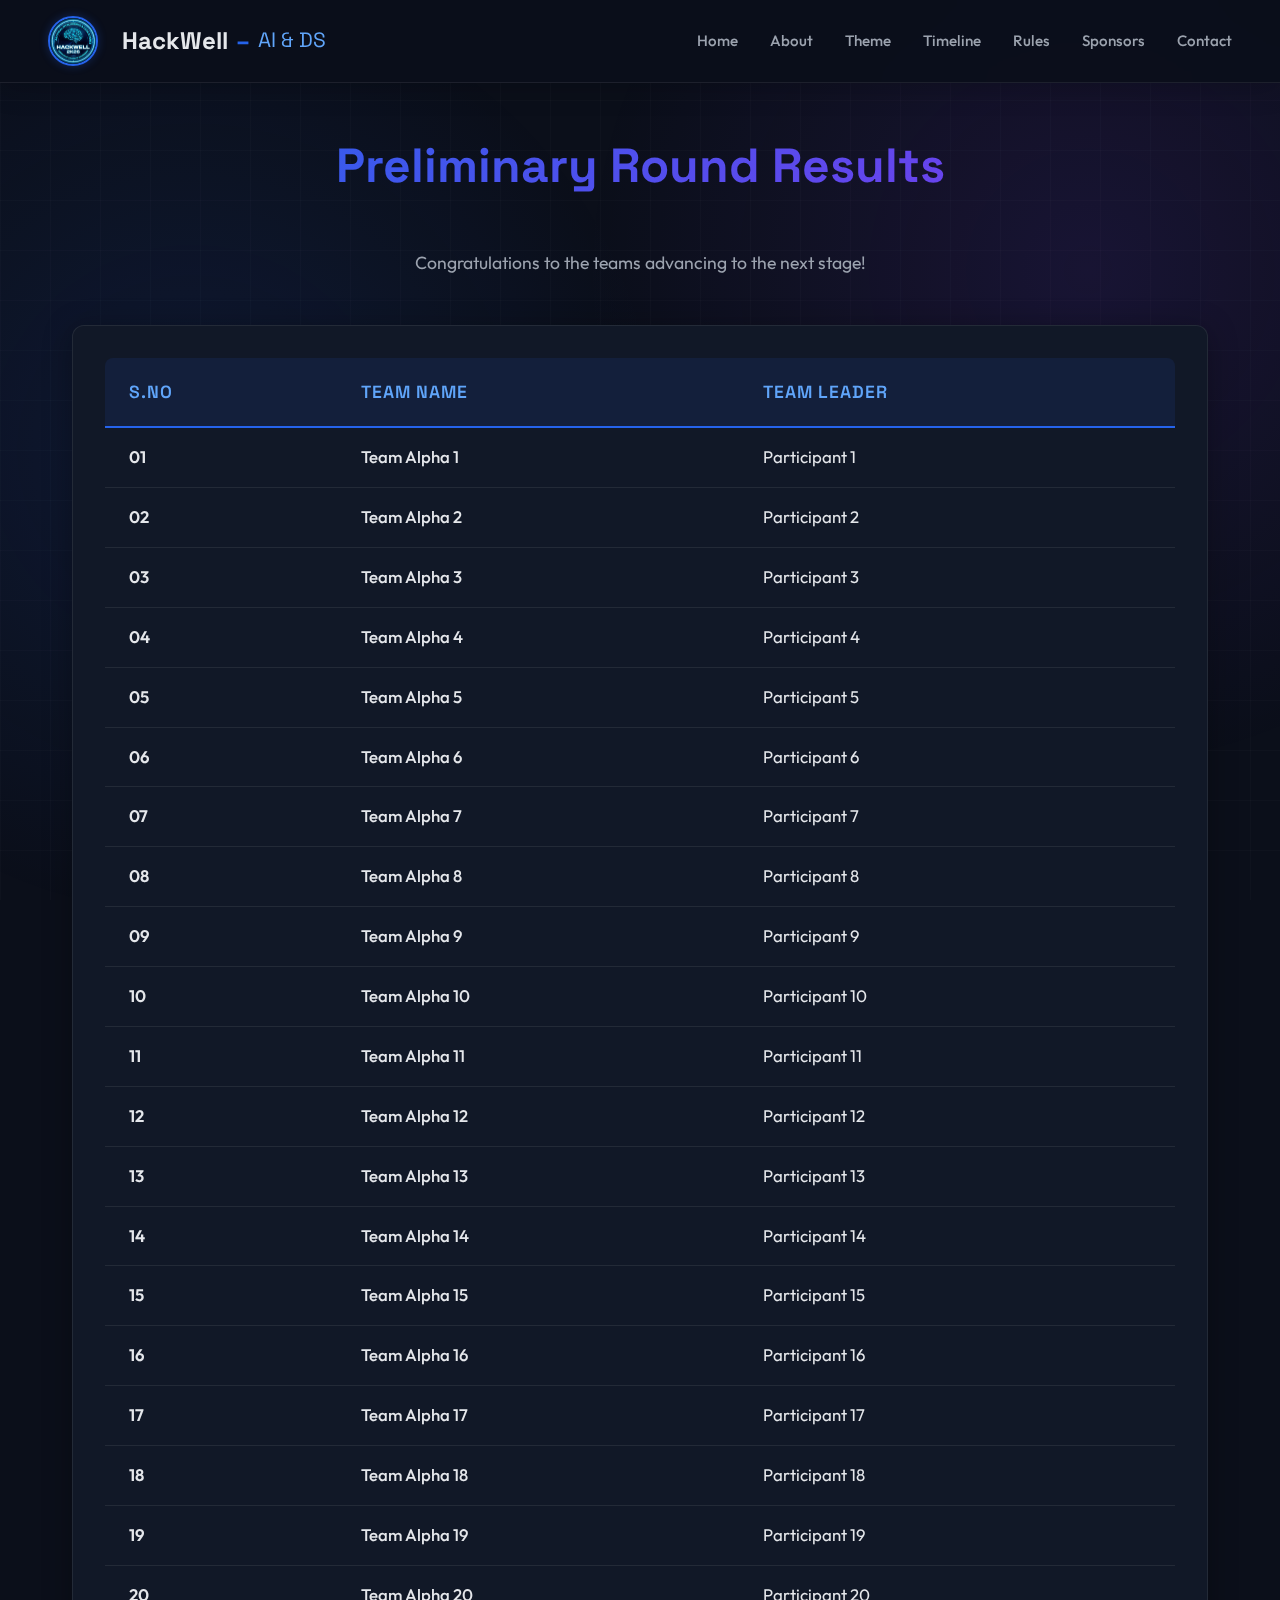
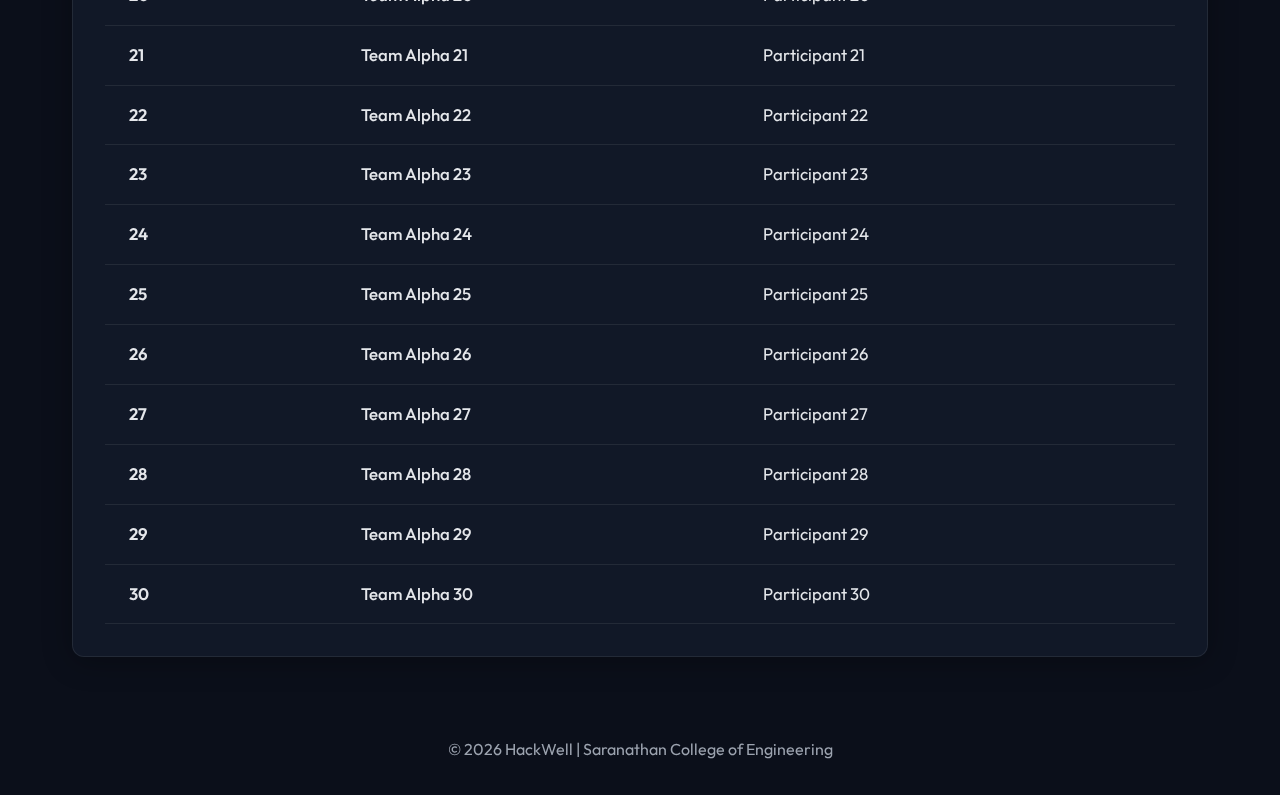
<file: prelims.html>
<!DOCTYPE html>
<html lang="en">

<head>
    <meta charset="UTF-8">
    <meta name="viewport" content="width=device-width, initial-scale=1.0">
    <title>Preliminary Results | HackWell'26</title>
    <link rel="stylesheet" href="css/prelims.css">
    <link rel="icon" type="image/jpeg" href="assets/had-logo.jpeg">
</head>

<body>

    <!-- Navigation -->
    <nav>
        <div class="nav-container">
            <!-- Logo -->
            <a href="index.html" class="logo-container">
                <img src="assets/had-logo.jpeg" alt="HackWell Logo" class="nav-logo-img">
                <span class="brand-text">HackWell <span class="brand-sep">–</span> <span class="brand-sub">AI & DS</span></span>
            </a>

            <!-- Horizontal Nav Links (desktop) -->
            <ul class="nav-links-horizontal">
                <li><a href="index.html#home">Home</a></li>
                <li><a href="index.html#about">About</a></li>
                <li><a href="index.html#theme">Theme</a></li>
                <li><a href="index.html#timeline">Timeline</a></li>
                <li><a href="index.html#rules">Rules</a></li>
                <li><a href="index.html#sponsors">Sponsors</a></li>
                <li><a href="index.html#contact">Contact</a></li>
            </ul>

            <!-- Menu Toggle (mobile options button) -->
            <div class="menu-toggle">
                <span></span>
                <span></span>
                <span></span>
            </div>
        </div>
    </nav>

    <!-- Right-Side Navigation Pane (mobile) -->
    <div class="nav-pane">
        <button class="nav-pane-close">&times;</button>
        <ul class="nav-pane-links">
            <li><a href="index.html#home">Home</a></li>
            <li><a href="index.html#about">About</a></li>
            <li><a href="index.html#theme">Theme</a></li>
            <li><a href="index.html#timeline">Timeline</a></li>
            <li><a href="index.html#rules">Rules</a></li>
            <li><a href="index.html#sponsors">Sponsors</a></li>
            <li><a href="index.html#contact">Contact</a></li>
        </ul>
    </div>

    <!-- Backdrop for pane -->
    <div class="nav-backdrop"></div>

    <!-- Results Header -->
    <div class="container" style="max-width: 1200px; margin: 0 auto; padding: 0 2rem;">
        <header class="results-header fade-in">
            <h1 class="section-title">Preliminary Round Results</h1>
            <p class="section-subtitle"><br>Congratulations to the teams advancing to the next stage!</p>
        </header>

        <!-- Results Table -->
        <div class="results-table-container fade-in">
            <table class="results-table">
                <thead>
                    <tr>
                        <th>S.No</th>
                        <th>Team Name</th>
                        <th>Team Leader</th>
                    </tr>
                </thead>
                <tbody id="results-body">
                    <!-- Rows will be injected by JS -->
                </tbody>
            </table>
        </div>
    </div>

    <!-- Footer -->
    <footer style="margin-top: 5rem; text-align: center; padding-bottom: 2rem;">
        <p style="color: var(--text-secondary);">© 2026 HackWell | Saranathan College of Engineering</p>
    </footer>

    <script src="js/prelims.js"></script>
</body>

</html>
</file>
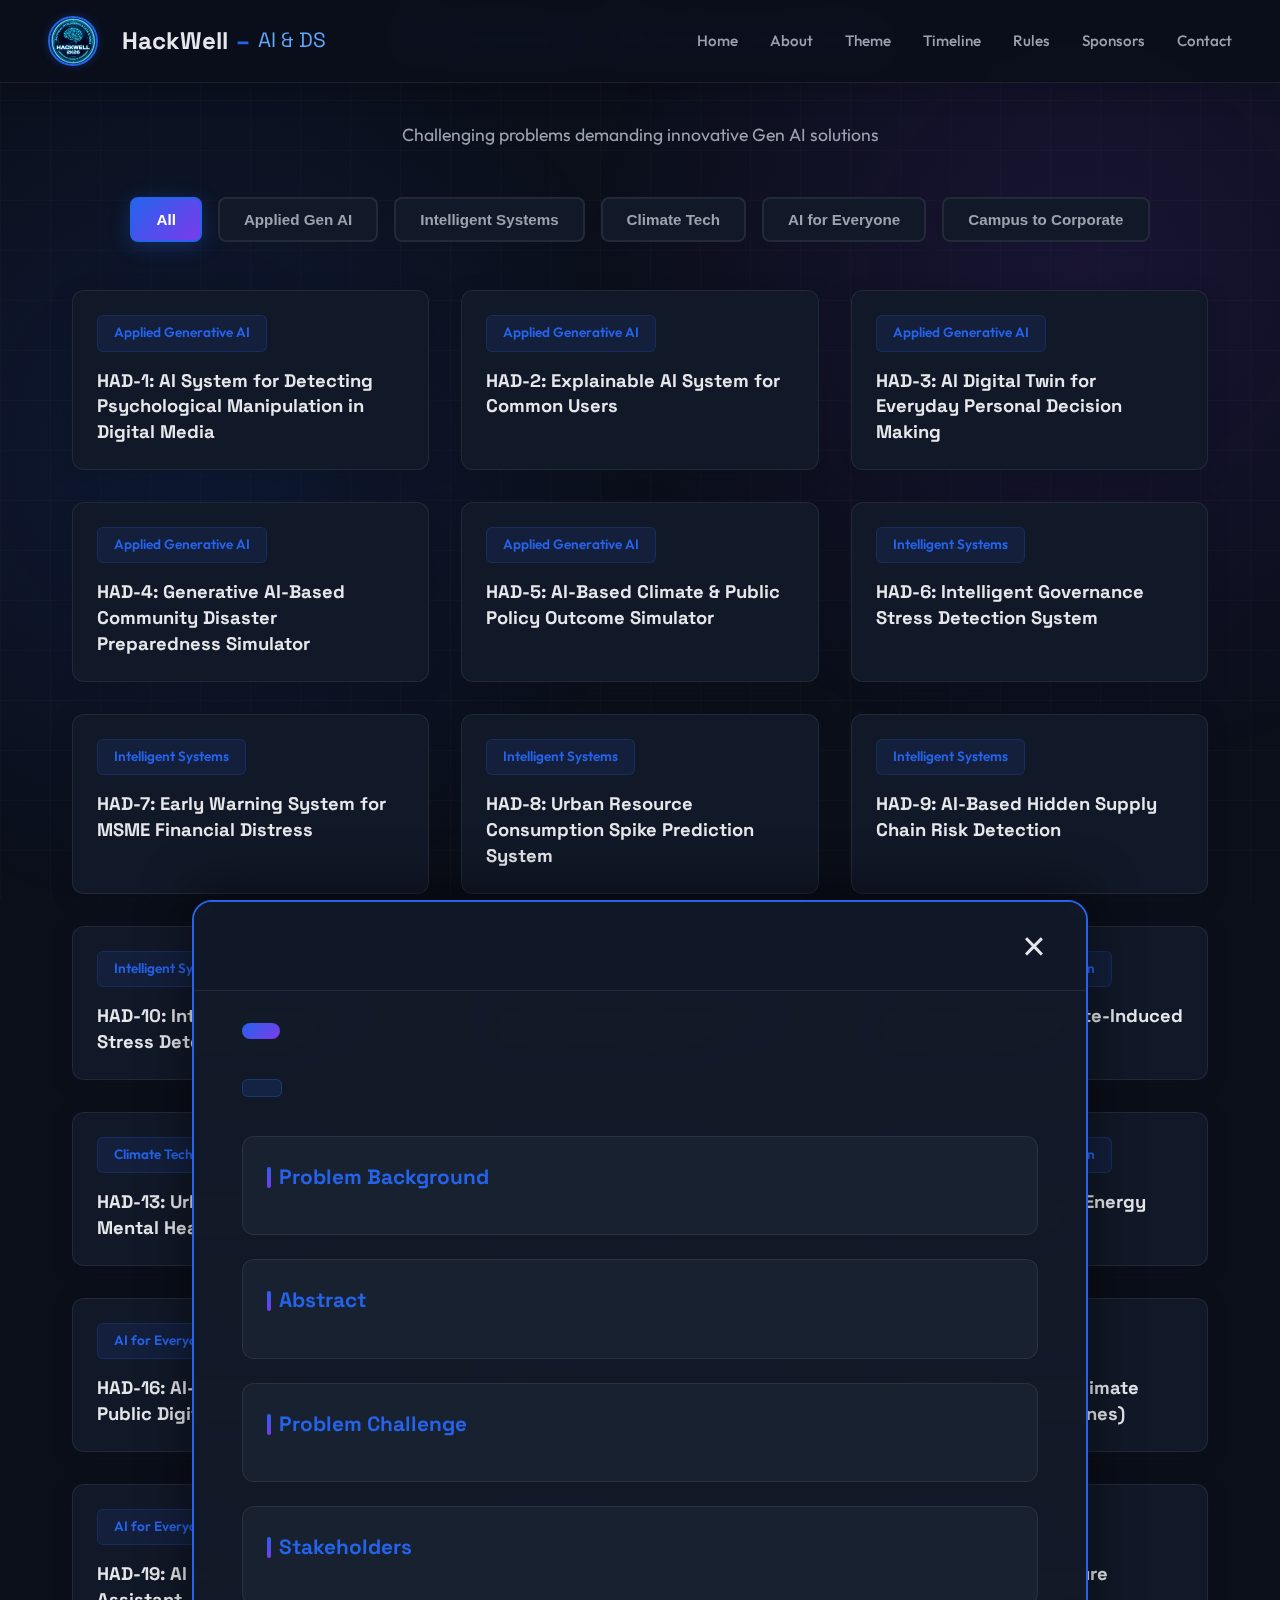
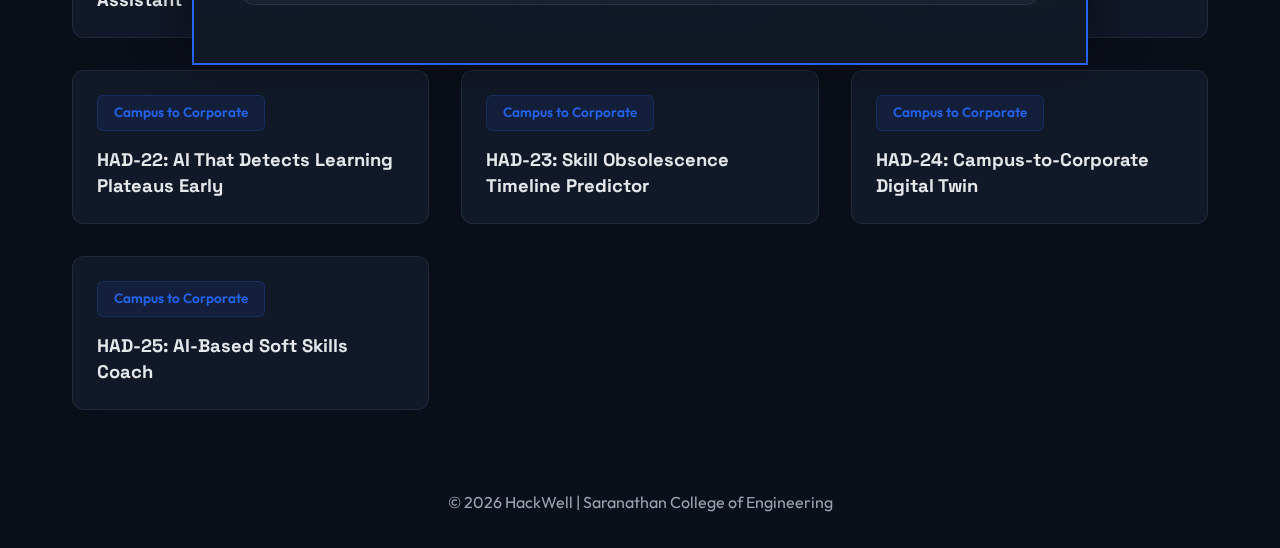
<file: problem-statements.html>
<!DOCTYPE html>
<html lang="en">

<head>
    <meta charset="UTF-8">
    <meta name="viewport" content="width=device-width, initial-scale=1.0">
    <title>Problem Statements | HackWell'26</title>
    <link rel="stylesheet" href="css/problem-statements.css">
    <link rel="icon" type="image/jpeg" href="assets/had-logo.jpeg">
</head>

<body>

    <!-- Loading Animation -->
    <div class="loader-wrapper">
        <div class="neural-loader"></div>
    </div>

    <!-- Navigation -->
    <nav>
        <div class="nav-container">
            <!-- Logo -->
            <a href="index.html" class="logo-container">
                <img src="assets/had-logo.jpeg" alt="HackWell Logo" class="nav-logo-img">
                <span class="brand-text">HackWell <span class="brand-sep">–</span> <span class="brand-sub">AI &
                        DS</span></span>
            </a>

            <!-- Horizontal Nav Links (desktop) -->
            <ul class="nav-links-horizontal">
                <li><a href="index.html#home">Home</a></li>
                <li><a href="index.html#about">About</a></li>
                <li><a href="index.html#theme">Theme</a></li>
                <li><a href="index.html#timeline">Timeline</a></li>
                <li><a href="index.html#rules">Rules</a></li>
                <li><a href="index.html#sponsors">Sponsors</a></li>
                <li><a href="index.html#contact">Contact</a></li>
            </ul>

            <!-- Menu Toggle (mobile options button) -->
            <div class="menu-toggle">
                <span></span>
                <span></span>
                <span></span>
            </div>
        </div>
    </nav>

    <!-- Right-Side Navigation Pane (mobile) -->
    <div class="nav-pane">
        <button class="nav-pane-close">&times;</button>
        <ul class="nav-pane-links">
            <li><a href="index.html#home">Home</a></li>
            <li><a href="index.html#about">About</a></li>
            <li><a href="index.html#theme">Theme</a></li>
            <li><a href="index.html#timeline">Timeline</a></li>
            <li><a href="index.html#rules">Rules</a></li>
            <li><a href="index.html#sponsors">Sponsors</a></li>
            <li><a href="index.html#contact">Contact</a></li>
        </ul>
    </div>

    <!-- Backdrop for pane -->
    <div class="nav-backdrop"></div>

    <!-- Problem Statements Header -->
    <div class="container" style="max-width: 1200px; margin: 0 auto; padding: 0 2rem;">
        <header class="problems-header fade-in">
            <h1 class="section-title">Problem Statements</h1>
            <p class="section-subtitle"><br>Challenging problems demanding innovative Gen AI solutions</p>
        </header>

        <!-- Filters -->
        <div class="problem-filters fade-in">
            <button class="filter-btn active" data-filter="all">All</button>
            <button class="filter-btn" data-filter="applied-genai">Applied Gen AI</button>
            <button class="filter-btn" data-filter="intelligent-systems">Intelligent Systems</button>
            <button class="filter-btn" data-filter="climate-tech">Climate Tech</button>
            <button class="filter-btn" data-filter="ai-everyone">AI for Everyone</button>
            <button class="filter-btn" data-filter="campus-corporate">Campus to Corporate</button>
        </div>

        <!-- Problem Cards Grid -->
        <div class="problems-grid">

            <!-- HAD-1: Applied Gen AI -->
            <div class="problem-card fade-in" data-category="applied-genai" data-problem-id="HAD-1">
                <span class="problem-tag">Applied Generative AI</span>
                <h3 class="problem-title">HAD-1: AI System for Detecting Psychological Manipulation in Digital Media
                </h3>
            </div>

            <!-- HAD-2: Applied Gen AI -->
            <div class="problem-card fade-in" data-category="applied-genai" data-problem-id="HAD-2">
                <span class="problem-tag">Applied Generative AI</span>
                <h3 class="problem-title">HAD-2: Explainable AI System for Common Users</h3>
            </div>

            <!-- HAD-3: Applied Gen AI -->
            <div class="problem-card fade-in" data-category="applied-genai" data-problem-id="HAD-3">
                <span class="problem-tag">Applied Generative AI</span>
                <h3 class="problem-title">HAD-3: AI Digital Twin for Everyday Personal Decision Making</h3>
            </div>

            <!-- HAD-4: Applied Gen AI -->
            <div class="problem-card fade-in" data-category="applied-genai" data-problem-id="HAD-4">
                <span class="problem-tag">Applied Generative AI</span>
                <h3 class="problem-title">HAD-4: Generative AI-Based Community Disaster Preparedness Simulator</h3>
            </div>

            <!-- HAD-5: Applied Gen AI -->
            <div class="problem-card fade-in" data-category="applied-genai" data-problem-id="HAD-5">
                <span class="problem-tag">Applied Generative AI</span>
                <h3 class="problem-title">HAD-5: AI-Based Climate & Public Policy Outcome Simulator</h3>
            </div>

            <!-- HAD-6: Intelligent Systems -->
            <div class="problem-card fade-in" data-category="intelligent-systems" data-problem-id="HAD-6">
                <span class="problem-tag">Intelligent Systems</span>
                <h3 class="problem-title">HAD-6: Intelligent Governance Stress Detection System</h3>
            </div>

            <!-- HAD-7: Intelligent Systems -->
            <div class="problem-card fade-in" data-category="intelligent-systems" data-problem-id="HAD-7">
                <span class="problem-tag">Intelligent Systems</span>
                <h3 class="problem-title">HAD-7: Early Warning System for MSME Financial Distress</h3>
            </div>

            <!-- HAD-8: Intelligent Systems -->
            <div class="problem-card fade-in" data-category="intelligent-systems" data-problem-id="HAD-8">
                <span class="problem-tag">Intelligent Systems</span>
                <h3 class="problem-title">HAD-8: Urban Resource Consumption Spike Prediction System</h3>
            </div>

            <!-- HAD-9: Intelligent Systems -->
            <div class="problem-card fade-in" data-category="intelligent-systems" data-problem-id="HAD-9">
                <span class="problem-tag">Intelligent Systems</span>
                <h3 class="problem-title">HAD-9: AI-Based Hidden Supply Chain Risk Detection</h3>
            </div>

            <!-- HAD-10: Intelligent Systems -->
            <div class="problem-card fade-in" data-category="intelligent-systems" data-problem-id="HAD-10">
                <span class="problem-tag">Intelligent Systems</span>
                <h3 class="problem-title">HAD-10: Intelligent Structural Stress Detection System</h3>
            </div>

            <!-- HAD-11: Climate Tech -->
            <div class="problem-card fade-in" data-category="climate-tech" data-problem-id="HAD-11">
                <span class="problem-tag">Climate Tech & Green Innovation</span>
                <h3 class="problem-title">HAD-11: Micro-Climate Prediction for Street-Level Decisions</h3>
            </div>

            <!-- HAD-12: Climate Tech -->
            <div class="problem-card fade-in" data-category="climate-tech" data-problem-id="HAD-12">
                <span class="problem-tag">Climate Tech & Green Innovation</span>
                <h3 class="problem-title">HAD-12: AI-Based Climate-Induced Migration Prediction</h3>
            </div>

            <!-- HAD-13: Climate Tech -->
            <div class="problem-card fade-in" data-category="climate-tech" data-problem-id="HAD-13">
                <span class="problem-tag">Climate Tech & Green Innovation</span>
                <h3 class="problem-title">HAD-13: Urban Heat Stress & Mental Health Prediction</h3>
            </div>

            <!-- HAD-14: Climate Tech -->
            <div class="problem-card fade-in" data-category="climate-tech" data-problem-id="HAD-14">
                <span class="problem-tag">Climate Tech & Green Innovation</span>
                <h3 class="problem-title">HAD-14: Smart Tree Survival Monitoring System</h3>
            </div>

            <!-- HAD-15: Climate Tech -->
            <div class="problem-card fade-in" data-category="climate-tech" data-problem-id="HAD-15">
                <span class="problem-tag">Climate Tech & Green Innovation</span>
                <h3 class="problem-title">HAD-15: Food Waste to Energy Optimization Platform</h3>
            </div>

            <!-- HAD-16: AI for Everyone -->
            <div class="problem-card fade-in" data-category="ai-everyone" data-problem-id="HAD-16">
                <span class="problem-tag">AI for Everyone</span>
                <h3 class="problem-title">HAD-16: AI-Based Bias Auditor for Public Digital Services</h3>
            </div>

            <!-- HAD-17: AI for Everyone -->
            <div class="problem-card fade-in" data-category="ai-everyone" data-problem-id="HAD-17">
                <span class="problem-tag">AI for Everyone</span>
                <h3 class="problem-title">HAD-17: Trust Erosion Detection in Digital Platforms</h3>
            </div>

            <!-- HAD-18: AI for Everyone -->
            <div class="problem-card fade-in" data-category="ai-everyone" data-problem-id="HAD-18">
                <span class="problem-tag">AI for Everyone</span>
                <h3 class="problem-title">HAD-18: AI-Generated Climate Futures (Multiple Timelines)</h3>
            </div>

            <!-- HAD-19: AI for Everyone -->
            <div class="problem-card fade-in" data-category="ai-everyone" data-problem-id="HAD-19">
                <span class="problem-tag">AI for Everyone</span>
                <h3 class="problem-title">HAD-19: AI Digital Literacy Assistant</h3>
            </div>

            <!-- HAD-20: AI for Everyone -->
            <div class="problem-card fade-in" data-category="ai-everyone" data-problem-id="HAD-20">
                <span class="problem-tag">AI for Everyone</span>
                <h3 class="problem-title">HAD-20: Community Help & Volunteer Coordination System</h3>
            </div>

            <!-- HAD-21: Campus to Corporate -->
            <div class="problem-card fade-in" data-category="campus-corporate" data-problem-id="HAD-21">
                <span class="problem-tag">Campus to Corporate</span>
                <h3 class="problem-title">HAD-21: Corporate Culture Simulator for Students</h3>
            </div>

            <!-- HAD-22: Campus to Corporate -->
            <div class="problem-card fade-in" data-category="campus-corporate" data-problem-id="HAD-22">
                <span class="problem-tag">Campus to Corporate</span>
                <h3 class="problem-title">HAD-22: AI That Detects Learning Plateaus Early</h3>
            </div>

            <!-- HAD-23: Campus to Corporate -->
            <div class="problem-card fade-in" data-category="campus-corporate" data-problem-id="HAD-23">
                <span class="problem-tag">Campus to Corporate</span>
                <h3 class="problem-title">HAD-23: Skill Obsolescence Timeline Predictor</h3>
            </div>

            <!-- HAD-24: Campus to Corporate -->
            <div class="problem-card fade-in" data-category="campus-corporate" data-problem-id="HAD-24">
                <span class="problem-tag">Campus to Corporate</span>
                <h3 class="problem-title">HAD-24: Campus-to-Corporate Digital Twin</h3>
            </div>

            <!-- HAD-25: Campus to Corporate -->
            <div class="problem-card fade-in" data-category="campus-corporate" data-problem-id="HAD-25">
                <span class="problem-tag">Campus to Corporate</span>
                <h3 class="problem-title">HAD-25: AI-Based Soft Skills Coach</h3>
            </div>

        </div>
    </div>

    <!-- Footer -->
   <footer style="margin-top: 5rem; text-align: center; padding-bottom: 2rem;">
        <p style="color: var(--text-secondary);">© 2026 HackWell | Saranathan College of Engineering</p>
    </footer>

    <!-- Problem Detail Panel -->
    <div class="problem-detail-panel">
        <div class="panel-header">
            <button class="panel-close">&times;</button>
        </div>
        <div class="panel-content">
            <span class="problem-id-badge-large"></span>
            <h2 class="problem-detail-title"></h2>
            <span class="problem-detail-theme"></span>

            <div class="problem-detail-section">
                <h3>Problem Background</h3>
                <p class="problem-background"></p>
            </div>

            <div class="problem-detail-section">
                <h3>Abstract</h3>
                <p class="problem-abstract"></p>
            </div>

            <div class="problem-detail-section">
                <h3>Problem Challenge</h3>
                <p class="problem-challenge"></p>
            </div>

            <div class="problem-detail-section">
                <h3>Stakeholders</h3>
                <p class="problem-stakeholders"></p>
            </div>
        </div>
    </div>

    <!-- Panel Backdrop -->
    <div class="panel-backdrop"></div>

    <script src="js/problem-statements.js"></script>
</body>

</html>
</file>
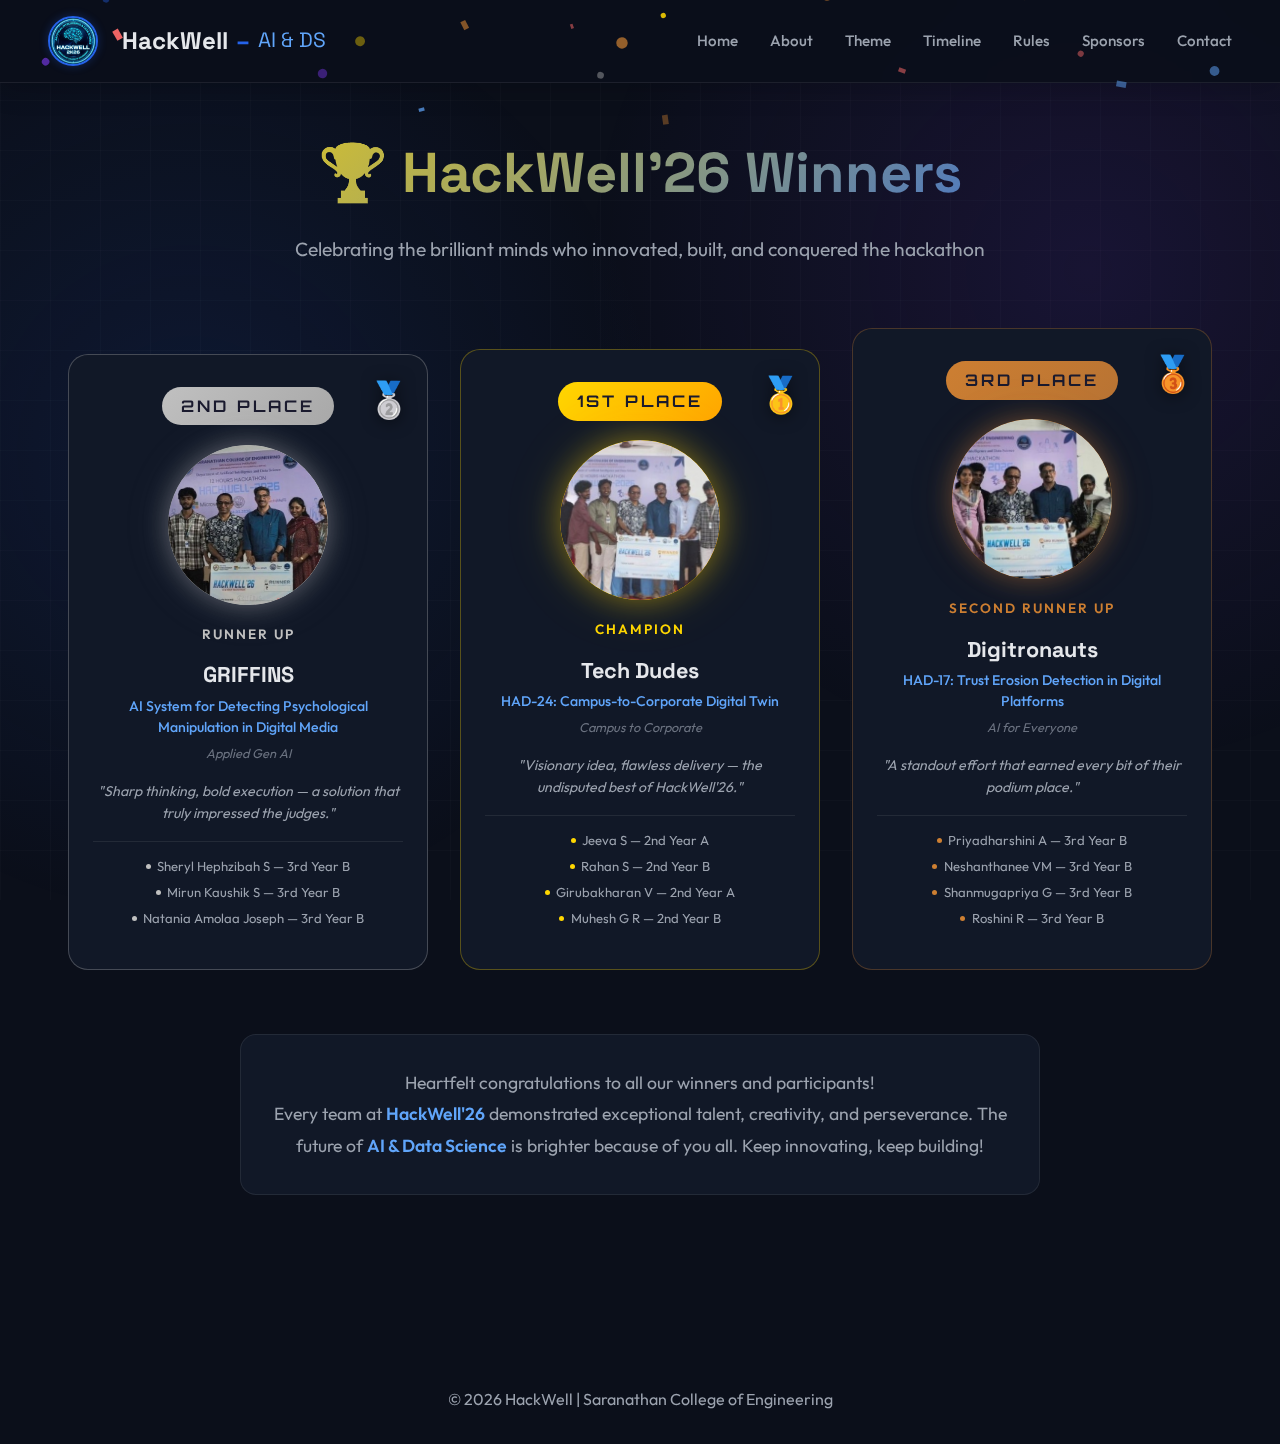
<file: winners.html>
<!DOCTYPE html>
<html lang="en">

<head>
    <meta charset="UTF-8">
    <meta name="viewport" content="width=device-width, initial-scale=1.0">
    <title>Winners | HackWell'26</title>
    <link rel="icon" type="image/jpeg" href="assets/had-logo.jpeg">
    <link
        href="https://fonts.googleapis.com/css2?family=Outfit:wght@300;400;500;600;700;900&family=Space+Grotesk:wght@300;400;500;600;700&family=Orbitron:wght@400;500;700&display=swap"
        rel="stylesheet">
    <style>
        /* ==================== BASE THEME ==================== */
        :root {
            --bg-primary: #0B0F1A;
            --bg-secondary: #111827;
            --bg-tertiary: #1F2937;
            --accent-primary: #2563EB;
            --accent-secondary: #7C3AED;
            --accent-glow: #60A5FA;
            --text-primary: #E5E7EB;
            --text-secondary: #9CA3AF;
            --text-tertiary: #6B7280;
            --glass-bg: rgba(17, 24, 39, 0.7);
            --glass-border: rgba(255, 255, 255, 0.08);
            --glass-highlight: rgba(255, 255, 255, 0.04);
            --card-shadow: 0 8px 32px 0 rgba(0, 0, 0, 0.3);
            --neon-shadow: 0 0 20px rgba(37, 99, 235, 0.15), 0 0 40px rgba(124, 58, 237, 0.1);

            --gold: #FFD700;
            --gold-glow: rgba(255, 215, 0, 0.4);
            --silver: #C0C0C0;
            --silver-glow: rgba(192, 192, 192, 0.4);
            --bronze: #CD7F32;
            --bronze-glow: rgba(205, 127, 50, 0.4);
        }

        * {
            margin: 0;
            padding: 0;
            box-sizing: border-box;
        }

        html {
            scroll-behavior: smooth;
        }

        body {
            font-family: 'Outfit', sans-serif;
            background: var(--bg-primary);
            color: var(--text-primary);
            line-height: 1.6;
            overflow-x: hidden;
            scrollbar-width: none;
        }

        body::-webkit-scrollbar {
            display: none;
        }

        h1,
        h2,
        h3,
        h4,
        h5,
        h6 {
            font-family: 'Space Grotesk', sans-serif;
        }

        @keyframes bgPulse {

            0%,
            100% {
                opacity: 0.3;
                transform: scale(1);
            }

            50% {
                opacity: 0.5;
                transform: scale(1.05);
            }
        }

        body::before {
            content: '';
            position: fixed;
            top: 0;
            left: 0;
            width: 100%;
            height: 100%;
            background-image:
                radial-gradient(circle at 15% 50%, rgba(37, 99, 235, 0.12) 0%, transparent 40%),
                radial-gradient(circle at 85% 30%, rgba(124, 58, 237, 0.12) 0%, transparent 40%);
            pointer-events: none;
            z-index: -1;
            animation: bgPulse 8s ease-in-out infinite;
        }

        body::after {
            content: '';
            position: fixed;
            top: 0;
            left: 0;
            width: 100%;
            height: 100%;
            background-image:
                linear-gradient(rgba(255, 255, 255, 0.02) 1px, transparent 1px),
                linear-gradient(90deg, rgba(255, 255, 255, 0.02) 1px, transparent 1px);
            background-size: 50px 50px;
            pointer-events: none;
            z-index: -2;
        }

        /* ==================== NAVIGATION ==================== */
        nav {
            position: fixed;
            top: 0;
            width: 100%;
            z-index: 1000;
            background: rgba(11, 15, 26, 0.95);
            backdrop-filter: blur(15px);
            border-bottom: 1px solid var(--glass-border);
            padding: 1rem 0;
            box-shadow: 0 4px 30px rgba(0, 0, 0, 0.2);
        }

        .nav-container {
            max-width: 1400px;
            margin: 0 auto;
            padding: 0 3rem;
            display: flex;
            justify-content: space-between;
            align-items: center;
        }

        .logo-container {
            display: flex;
            align-items: center;
            gap: 1.5rem;
            text-decoration: none;
            z-index: 1002;
        }

        .nav-logo-img {
            height: 50px;
            width: 50px;
            border-radius: 50%;
            object-fit: cover;
            border: 2px solid var(--accent-primary);
            box-shadow: 0 0 10px rgba(37, 99, 235, 0.3);
        }

        .brand-text {
            font-family: 'Space Grotesk', sans-serif;
            font-weight: 700;
            font-size: 1.5rem;
            color: var(--text-primary);
            display: flex;
            align-items: center;
            gap: 0.5rem;
        }

        .brand-sep {
            color: var(--accent-primary);
        }

        .brand-sub {
            font-weight: 400;
            color: var(--accent-glow);
            font-size: 1.3rem;
        }

        .nav-links-horizontal {
            display: flex;
            gap: 2rem;
            list-style: none;
            align-items: center;
        }

        .nav-links-horizontal a {
            color: var(--text-secondary);
            text-decoration: none;
            font-weight: 500;
            transition: color 0.3s ease;
            font-size: 0.95rem;
            position: relative;
        }

        .nav-links-horizontal a:hover {
            color: var(--accent-primary);
        }

        .nav-links-horizontal a::after {
            content: '';
            position: absolute;
            bottom: -4px;
            left: 0;
            width: 0;
            height: 2px;
            background: var(--accent-primary);
            transition: width 0.3s ease;
        }

        .nav-links-horizontal a:hover::after {
            width: 100%;
        }

        .menu-toggle {
            display: none;
            flex-direction: column;
            gap: 8px;
            cursor: pointer;
            padding: 10px;
            z-index: 1002;
        }

        .menu-toggle span {
            width: 30px;
            height: 3px;
            background: var(--text-primary);
            transition: all 0.3s cubic-bezier(0.4, 0, 0.2, 1);
        }

        .nav-pane {
            position: fixed;
            top: 0;
            right: -100%;
            width: 350px;
            height: 100vh;
            background: var(--glass-bg);
            backdrop-filter: blur(20px);
            border-left: 1px solid var(--glass-border);
            z-index: 1001;
            transition: right 0.4s cubic-bezier(0.4, 0, 0.2, 1);
            padding: 6rem 2rem 2rem;
            overflow-y: auto;
        }

        .nav-pane.active {
            right: 0;
        }

        .nav-pane-close {
            position: absolute;
            top: 2rem;
            right: 2rem;
            background: none;
            border: none;
            color: var(--text-primary);
            font-size: 2.5rem;
            cursor: pointer;
            transition: color 0.3s ease, transform 0.3s ease;
            line-height: 1;
        }

        .nav-pane-close:hover {
            color: var(--accent-primary);
            transform: rotate(90deg);
        }

        .nav-pane-links {
            list-style: none;
            display: flex;
            flex-direction: column;
            gap: 1.5rem;
        }

        .nav-pane-links a {
            color: var(--text-secondary);
            text-decoration: none;
            font-size: 1.2rem;
            font-weight: 500;
            transition: all 0.3s ease;
            padding: 0.5rem 0;
            display: block;
            border-bottom: 1px solid transparent;
        }

        .nav-pane-links a:hover {
            color: var(--accent-primary);
            border-bottom-color: var(--accent-primary);
            padding-left: 1rem;
        }

        .nav-backdrop {
            position: fixed;
            top: 0;
            left: 0;
            width: 100%;
            height: 100%;
            background: rgba(0, 0, 0, 0.7);
            backdrop-filter: blur(4px);
            z-index: 999;
            opacity: 0;
            visibility: hidden;
            transition: all 0.3s ease;
        }

        .nav-backdrop.active {
            opacity: 1;
            visibility: visible;
        }

        /* ==================== WINNERS SECTION ==================== */
        .winners-section {
            min-height: 100vh;
            padding: 8rem 2rem 4rem;
        }

        .winners-header {
            text-align: center;
            margin-bottom: 4rem;
        }

        .winners-header h1 {
            font-size: 3.5rem;
            font-weight: 700;
            background: linear-gradient(135deg, var(--gold), var(--accent-primary), var(--accent-secondary));
            -webkit-background-clip: text;
            -webkit-text-fill-color: transparent;
            background-clip: text;
            margin-bottom: 1rem;
            animation: titleShimmer 3s ease-in-out infinite;
            background-size: 200% auto;
        }

        @keyframes titleShimmer {

            0%,
            100% {
                background-position: 0% center;
            }

            50% {
                background-position: 200% center;
            }
        }

        .winners-header p {
            font-size: 1.2rem;
            color: var(--text-secondary);
            max-width: 700px;
            margin: 0 auto;
        }

        #confetti-canvas {
            position: fixed;
            top: 0;
            left: 0;
            width: 100%;
            height: 100%;
            pointer-events: none;
            z-index: 9999;
        }

        /* Podium Layout: 2nd | 1st | 3rd */
        .podium {
            display: flex;
            align-items: flex-end;
            justify-content: center;
            gap: 2rem;
            max-width: 1200px;
            margin: 0 auto 4rem;
            padding: 0 1rem;
        }

        /* Winner Card */
        .winner-card {
            flex: 1;
            max-width: 360px;
            background: var(--bg-secondary);
            border: 1px solid var(--glass-border);
            border-radius: 20px;
            padding: 2rem 1.5rem 2.5rem;
            text-align: center;
            position: relative;
            overflow: hidden;
            transition: transform 0.4s cubic-bezier(0.4, 0, 0.2, 1), box-shadow 0.4s ease;
            opacity: 0;
            transform: translateY(60px);
        }

        .winner-card.visible {
            opacity: 1;
            transform: translateY(0);
        }

        .winner-card::before {
            content: '';
            position: absolute;
            top: 0;
            left: 0;
            width: 100%;
            height: 100%;
            opacity: 0;
            transition: opacity 0.4s ease;
            pointer-events: none;
        }

        .winner-card:hover {
            transform: translateY(-12px) scale(1.03);
        }

        .winner-card:hover::before {
            opacity: 1;
        }

        /* Rank Badge */
        .rank-badge {
            position: absolute;
            top: 1rem;
            right: 1rem;
            font-size: 2.2rem;
            z-index: 2;
            filter: drop-shadow(0 2px 8px rgba(0, 0, 0, 0.5));
        }

        /* Place Label */
        .place-label {
            font-family: 'Orbitron', sans-serif;
            font-weight: 700;
            font-size: 1rem;
            letter-spacing: 3px;
            text-transform: uppercase;
            margin-bottom: 1.2rem;
            padding: 0.4rem 1.2rem;
            border-radius: 30px;
            display: inline-block;
        }

        /* Winner Image */
        .winner-img-wrapper {
            position: relative;
            width: 160px;
            height: 160px;
            margin: 0 auto 1.2rem;
            border-radius: 50%;
            overflow: hidden;
        }

        .winner-img-wrapper::after {
            content: '';
            position: absolute;
            top: -4px;
            left: -4px;
            width: calc(100% + 8px);
            height: calc(100% + 8px);
            border-radius: 50%;
            z-index: 1;
            pointer-events: none;
        }

        .winner-img-wrapper img {
            width: 100%;
            height: 100%;
            object-fit: cover;
            border-radius: 50%;
            position: relative;
            z-index: 2;
            transition: transform 0.5s ease;
        }

        .winner-card:hover .winner-img-wrapper img {
            transform: scale(1.08);
        }

        /* Winner Info */
        .winner-team-name {
            font-size: 1.35rem;
            font-weight: 700;
            margin-bottom: 0.2rem;
            color: var(--text-primary);
        }

        .winner-role {
            font-size: 0.85rem;
            font-weight: 600;
            text-transform: uppercase;
            letter-spacing: 2px;
            margin-bottom: 0.8rem;
        }

        .winner-project {
            font-size: 0.88rem;
            color: var(--accent-glow);
            font-weight: 500;
            margin-bottom: 0.3rem;
            line-height: 1.5;
        }

        .winner-domain {
            font-size: 0.8rem;
            color: var(--text-tertiary);
            margin-bottom: 1rem;
            font-style: italic;
        }

        /* Members list */
        .winner-members {
            list-style: none;
            border-top: 1px solid var(--glass-border);
            padding-top: 0.9rem;
            margin-top: 0.2rem;
            display: flex;
            flex-direction: column;
            gap: 0.3rem;
        }

        .winner-members li {
            font-size: 0.82rem;
            color: var(--text-secondary);
            display: flex;
            align-items: center;
            justify-content: center;
            gap: 0.4rem;
        }

        .winner-members li::before {
            content: '';
            width: 5px;
            height: 5px;
            border-radius: 50%;
            flex-shrink: 0;
        }

        .winner-praise {
            font-size: 0.88rem;
            color: var(--text-secondary);
            line-height: 1.6;
            font-style: italic;
            margin-bottom: 1rem;
        }

        /* === GOLD (1st Place) === */
        .winner-card.gold {
            border-color: rgba(255, 215, 0, 0.3);
            animation: cardEnter 0.8s ease-out 0.2s forwards;
        }

        .winner-card.gold::before {
            background: linear-gradient(135deg, rgba(255, 215, 0, 0.08), rgba(255, 193, 7, 0.05));
        }

        .winner-card.gold:hover {
            box-shadow: 0 20px 60px rgba(255, 215, 0, 0.25), 0 0 40px rgba(255, 215, 0, 0.1);
            border-color: var(--gold);
        }

        .winner-card.gold .place-label {
            background: linear-gradient(135deg, #FFD700, #FFA500);
            color: #1a1a2e;
        }

        .winner-card.gold .winner-role {
            color: var(--gold);
        }

        .winner-card.gold .winner-members li::before {
            background: var(--gold);
        }

        .winner-card.gold .winner-img-wrapper {
            box-shadow: 0 0 30px var(--gold-glow), 0 0 60px rgba(255, 215, 0, 0.15);
            animation: glowPulseGold 3s ease-in-out infinite;
        }

        .winner-card.gold .winner-img-wrapper::after {
            background: conic-gradient(from 0deg, #FFD700, #FFA500, #FFD700, #FFC107, #FFD700);
            animation: borderRotate 4s linear infinite;
        }

        /* === SILVER (2nd Place) === */
        .winner-card.silver {
            border-color: rgba(192, 192, 192, 0.3);
            animation: cardEnter 0.8s ease-out 0.5s forwards;
        }

        .winner-card.silver::before {
            background: linear-gradient(135deg, rgba(192, 192, 192, 0.08), rgba(176, 196, 222, 0.05));
        }

        .winner-card.silver:hover {
            box-shadow: 0 20px 60px rgba(192, 192, 192, 0.2), 0 0 40px rgba(192, 192, 192, 0.1);
            border-color: var(--silver);
        }

        .winner-card.silver .place-label {
            background: linear-gradient(135deg, #C0C0C0, #A8A8A8);
            color: #1a1a2e;
        }

        .winner-card.silver .winner-role {
            color: var(--silver);
        }

        .winner-card.silver .winner-members li::before {
            background: var(--silver);
        }

        .winner-card.silver .winner-img-wrapper {
            box-shadow: 0 0 25px var(--silver-glow), 0 0 50px rgba(192, 192, 192, 0.12);
            animation: glowPulseSilver 3s ease-in-out infinite 0.5s;
        }

        .winner-card.silver .winner-img-wrapper::after {
            background: conic-gradient(from 0deg, #C0C0C0, #E8E8E8, #C0C0C0, #A0A0A0, #C0C0C0);
            animation: borderRotate 5s linear infinite;
        }

        /* === BRONZE (3rd Place) === */
        .winner-card.bronze {
            border-color: rgba(205, 127, 50, 0.3);
            animation: cardEnter 0.8s ease-out 0.8s forwards;
        }

        .winner-card.bronze::before {
            background: linear-gradient(135deg, rgba(205, 127, 50, 0.08), rgba(184, 115, 51, 0.05));
        }

        .winner-card.bronze:hover {
            box-shadow: 0 20px 60px rgba(205, 127, 50, 0.2), 0 0 40px rgba(205, 127, 50, 0.1);
            border-color: var(--bronze);
        }

        .winner-card.bronze .place-label {
            background: linear-gradient(135deg, #CD7F32, #B87333);
            color: #1a1a2e;
        }

        .winner-card.bronze .winner-role {
            color: var(--bronze);
        }

        .winner-card.bronze .winner-members li::before {
            background: var(--bronze);
        }

        .winner-card.bronze .winner-img-wrapper {
            box-shadow: 0 0 25px var(--bronze-glow), 0 0 50px rgba(205, 127, 50, 0.12);
            animation: glowPulseBronze 3s ease-in-out infinite 1s;
        }

        .winner-card.bronze .winner-img-wrapper::after {
            background: conic-gradient(from 0deg, #CD7F32, #E8A862, #CD7F32, #B87333, #CD7F32);
            animation: borderRotate 6s linear infinite;
        }

        /* Podium Heights */
        .winner-card.gold {
            min-height: 500px;
        }

        .winner-card.silver {
            min-height: 460px;
        }

        .winner-card.bronze {
            min-height: 460px;
        }

        @keyframes float {

            0%,
            100% {
                transform: translateY(0);
            }

            50% {
                transform: translateY(-10px);
            }
        }

        .winner-card.gold.visible {
            animation: float 4s ease-in-out infinite;
        }

        .winner-card.gold.visible:hover {
            animation: none;
            transform: translateY(-12px) scale(1.03);
        }

        /* ==================== KEYFRAMES ==================== */
        @keyframes cardEnter {
            from {
                opacity: 0;
                transform: translateY(60px) scale(0.9);
            }

            to {
                opacity: 1;
                transform: translateY(0) scale(1);
            }
        }

        @keyframes glowPulseGold {

            0%,
            100% {
                box-shadow: 0 0 30px var(--gold-glow), 0 0 60px rgba(255, 215, 0, 0.15);
            }

            50% {
                box-shadow: 0 0 45px var(--gold-glow), 0 0 90px rgba(255, 215, 0, 0.25);
            }
        }

        @keyframes glowPulseSilver {

            0%,
            100% {
                box-shadow: 0 0 25px var(--silver-glow), 0 0 50px rgba(192, 192, 192, 0.12);
            }

            50% {
                box-shadow: 0 0 40px var(--silver-glow), 0 0 70px rgba(192, 192, 192, 0.2);
            }
        }

        @keyframes glowPulseBronze {

            0%,
            100% {
                box-shadow: 0 0 25px var(--bronze-glow), 0 0 50px rgba(205, 127, 50, 0.12);
            }

            50% {
                box-shadow: 0 0 40px var(--bronze-glow), 0 0 70px rgba(205, 127, 50, 0.2);
            }
        }

        @keyframes borderRotate {
            from {
                transform: rotate(0deg) scale(1.02);
            }

            to {
                transform: rotate(360deg) scale(1.02);
            }
        }

        @keyframes fadeIn {
            from {
                opacity: 0;
                transform: translateY(20px);
            }

            to {
                opacity: 1;
                transform: translateY(0);
            }
        }

        .fade-in {
            animation: fadeIn 0.6s ease-out forwards;
        }

        /* ==================== CONGRATULATIONS BANNER ==================== */
        .congrats-banner {
            text-align: center;
            max-width: 800px;
            margin: 0 auto 3rem;
            padding: 2rem;
            background: var(--bg-secondary);
            border: 1px solid var(--glass-border);
            border-radius: 16px;
            animation: fadeIn 1s ease-out 1.2s both;
        }

        .congrats-banner p {
            color: var(--text-secondary);
            font-size: 1.1rem;
            line-height: 1.8;
        }

        .congrats-banner .highlight {
            color: var(--accent-glow);
            font-weight: 600;
        }

        /* ==================== FOOTER ==================== */
        footer {
            margin-top: 5rem;
            text-align: center;
            padding-bottom: 2rem;
        }

        footer p {
            color: var(--text-secondary);
        }

        /* ==================== RESPONSIVE ==================== */
        @media (max-width: 1024px) {
            .nav-container {
                padding: 0 2rem;
            }

            .podium {
                gap: 1.5rem;
            }
        }

        @media (max-width: 768px) {
            .nav-links-horizontal {
                display: none;
            }

            .menu-toggle {
                display: flex;
            }

            .brand-text {
                font-size: 1.2rem;
            }

            .brand-sub {
                font-size: 1.1rem;
            }

            .nav-logo-img {
                height: 40px;
                width: 40px;
            }

            .nav-pane {
                width: 280px;
            }

            .winners-header h1 {
                font-size: 2.2rem;
            }

            .podium {
                flex-direction: column;
                align-items: center;
            }

            .winner-card {
                max-width: 100%;
                width: 100%;
            }

            .podium .winner-card.gold {
                order: -1;
            }

            .podium .winner-card.silver {
                order: 0;
            }

            .podium .winner-card.bronze {
                order: 1;
            }

            .winner-card.gold,
            .winner-card.silver,
            .winner-card.bronze {
                min-height: auto;
            }

            .winner-img-wrapper {
                width: 140px;
                height: 140px;
            }
        }

        @media (max-width: 480px) {
            .winners-header h1 {
                font-size: 1.8rem;
            }

            .winner-img-wrapper {
                width: 120px;
                height: 120px;
            }

            .winner-card {
                padding: 1.5rem 1rem 2rem;
            }
        }
    </style>
</head>

<body>

    <canvas id="confetti-canvas"></canvas>

    <!-- Navigation -->
    <nav>
        <div class="nav-container">
            <a href="index.html" class="logo-container">
                <img src="assets/had-logo.jpeg" alt="HackWell Logo" class="nav-logo-img">
                <span class="brand-text">HackWell <span class="brand-sep">–</span> <span class="brand-sub">AI &
                        DS</span></span>
            </a>

            <ul class="nav-links-horizontal">
                <li><a href="index.html#home">Home</a></li>
                <li><a href="index.html#about">About</a></li>
                <li><a href="index.html#theme">Theme</a></li>
                <li><a href="index.html#timeline">Timeline</a></li>
                <li><a href="index.html#rules">Rules</a></li>
                <li><a href="index.html#sponsors">Sponsors</a></li>
                <li><a href="index.html#contact">Contact</a></li>
            </ul>

            <div class="menu-toggle">
                <span></span><span></span><span></span>
            </div>
        </div>
    </nav>

    <div class="nav-pane">
        <button class="nav-pane-close">&times;</button>
        <ul class="nav-pane-links">
            <li><a href="index.html#home">Home</a></li>
            <li><a href="index.html#about">About</a></li>
            <li><a href="index.html#theme">Theme</a></li>
            <li><a href="index.html#timeline">Timeline</a></li>
            <li><a href="index.html#rules">Rules</a></li>
            <li><a href="index.html#sponsors">Sponsors</a></li>
            <li><a href="index.html#contact">Contact</a></li>
        </ul>
    </div>

    <div class="nav-backdrop"></div>

    <!-- Winners Content -->
    <section class="winners-section">
        <header class="winners-header fade-in">
            <h1>🏆 HackWell'26 Winners</h1>
            <p>Celebrating the brilliant minds who innovated, built, and conquered the hackathon</p>
        </header>

        <!-- Podium: 2nd | 1st | 3rd -->
        <div class="podium">

            <!-- 2nd Place – GRIFFINS -->
            <div class="winner-card silver" id="card-silver">
                <span class="rank-badge">🥈</span>
                <div class="place-label">2nd Place</div>
                <div class="winner-img-wrapper">
                    <img src="assets/2nd.jpg" alt="GRIFFINS – 2nd Place">
                </div>
                <p class="winner-role">Runner Up</p>
                <h3 class="winner-team-name">GRIFFINS</h3>
                <p class="winner-project">AI System for Detecting Psychological Manipulation in Digital Media</p>
                <p class="winner-domain">Applied Gen AI</p>
                <p class="winner-praise">"Sharp thinking, bold execution — a solution that truly impressed the judges."
                </p>
                <ul class="winner-members">
                    <li>Sheryl Hephzibah S &mdash; 3rd Year B</li>
                    <li>Mirun Kaushik S &mdash; 3rd Year B</li>
                    <li>Natania Amolaa Joseph &mdash; 3rd Year B</li>
                </ul>
            </div>

            <!-- 1st Place – Tech Dudes -->
            <div class="winner-card gold" id="card-gold">
                <span class="rank-badge">🥇</span>
                <div class="place-label">1st Place</div>
                <div class="winner-img-wrapper">
                    <img src="assets/1st.jpg" alt="Tech Dudes – 1st Place">
                </div>
                <p class="winner-role">Champion</p>
                <h3 class="winner-team-name">Tech Dudes</h3>
                <p class="winner-project">HAD-24: Campus-to-Corporate Digital Twin</p>
                <p class="winner-domain">Campus to Corporate</p>
                <p class="winner-praise">"Visionary idea, flawless delivery — the undisputed best of HackWell'26."</p>
                <ul class="winner-members">
                    <li>Jeeva S &mdash; 2nd Year A</li>
                    <li>Rahan S &mdash; 2nd Year B</li>
                    <li>Girubakharan V &mdash; 2nd Year A</li>
                    <li>Muhesh G R &mdash; 2nd Year B</li>
                </ul>
            </div>

            <!-- 3rd Place – Digitronauts -->
            <div class="winner-card bronze" id="card-bronze">
                <span class="rank-badge">🥉</span>
                <div class="place-label">3rd Place</div>
                <div class="winner-img-wrapper">
                    <img src="assets/3rd.jpg" alt="Digitronauts – 3rd Place">
                </div>
                <p class="winner-role">Second Runner Up</p>
                <h3 class="winner-team-name">Digitronauts</h3>
                <p class="winner-project">HAD-17: Trust Erosion Detection in Digital Platforms</p>
                <p class="winner-domain">AI for Everyone</p>
                <p class="winner-praise">"A standout effort that earned every bit of their podium place."</p>
                <ul class="winner-members">
                    <li>Priyadharshini A &mdash; 3rd Year B</li>
                    <li>Neshanthanee VM &mdash; 3rd Year B</li>
                    <li>Shanmugapriya G &mdash; 3rd Year B</li>
                    <li>Roshini R &mdash; 3rd Year B</li>
                </ul>
            </div>

        </div>

        <!-- Congratulations Banner -->
        <div class="congrats-banner">
            <p>
                Heartfelt congratulations to all our winners and participants!<br>
                Every team at <span class="highlight">HackWell'26</span> demonstrated exceptional talent, creativity,
                and perseverance.
                The future of <span class="highlight">AI & Data Science</span> is brighter because of you all. Keep
                innovating, keep building!
            </p>
        </div>
    </section>

    <footer>
        <p>© 2026 HackWell | Saranathan College of Engineering</p>
    </footer>

    <script>
        document.addEventListener('DOMContentLoaded', () => {
            // Mobile Nav
            const menuToggle = document.querySelector('.menu-toggle');
            const navPane = document.querySelector('.nav-pane');
            const navBackdrop = document.querySelector('.nav-backdrop');
            const navPaneClose = document.querySelector('.nav-pane-close');

            if (menuToggle && navPane && navBackdrop) {
                menuToggle.addEventListener('click', () => {
                    navPane.classList.add('active');
                    navBackdrop.classList.add('active');
                    document.body.style.overflow = 'hidden';
                });

                navPaneClose.addEventListener('click', () => {
                    navPane.classList.remove('active');
                    navBackdrop.classList.remove('active');
                    document.body.style.overflow = 'auto';
                });

                navBackdrop.addEventListener('click', () => {
                    navPane.classList.remove('active');
                    navBackdrop.classList.remove('active');
                    document.body.style.overflow = 'auto';
                });

                navPane.querySelectorAll('a').forEach(link => {
                    link.addEventListener('click', () => {
                        navPane.classList.remove('active');
                        navBackdrop.classList.remove('active');
                        document.body.style.overflow = 'auto';
                    });
                });
            }

            // Animate Cards on Scroll
            const cards = document.querySelectorAll('.winner-card');
            const observer = new IntersectionObserver((entries) => {
                entries.forEach(entry => {
                    if (entry.isIntersecting) entry.target.classList.add('visible');
                });
            }, { threshold: 0.15 });

            cards.forEach(card => observer.observe(card));

            // Confetti
            const confettiCanvas = document.getElementById('confetti-canvas');
            if (confettiCanvas) {
                const ctx = confettiCanvas.getContext('2d');
                let cWidth, cHeight;
                const confettiPieces = [];
                const confettiCount = 80;
                const colors = ['#FFD700', '#2563EB', '#7C3AED', '#60A5FA', '#C0C0C0', '#CD7F32', '#FF6B6B', '#48BB78'];

                function resizeConfetti() {
                    cWidth = confettiCanvas.width = window.innerWidth;
                    cHeight = confettiCanvas.height = window.innerHeight;
                }

                class ConfettiPiece {
                    constructor() { this.reset(); }
                    reset() {
                        this.x = Math.random() * cWidth;
                        this.y = Math.random() * cHeight - cHeight;
                        this.size = Math.random() * 8 + 4;
                        this.speedY = Math.random() * 2 + 1;
                        this.speedX = (Math.random() - 0.5) * 2;
                        this.rotation = Math.random() * 360;
                        this.rotationSpeed = (Math.random() - 0.5) * 6;
                        this.color = colors[Math.floor(Math.random() * colors.length)];
                        this.opacity = Math.random() * 0.6 + 0.4;
                        this.shape = Math.random() > 0.5 ? 'rect' : 'circle';
                    }
                    update() {
                        this.y += this.speedY;
                        this.x += this.speedX;
                        this.rotation += this.rotationSpeed;
                        this.opacity -= 0.001;
                        if (this.y > cHeight + 20 || this.opacity <= 0) this.reset();
                    }
                    draw() {
                        ctx.save();
                        ctx.translate(this.x, this.y);
                        ctx.rotate((this.rotation * Math.PI) / 180);
                        ctx.globalAlpha = this.opacity;
                        ctx.fillStyle = this.color;
                        if (this.shape === 'rect') {
                            ctx.fillRect(-this.size / 2, -this.size / 2, this.size, this.size * 0.6);
                        } else {
                            ctx.beginPath();
                            ctx.arc(0, 0, this.size / 2, 0, Math.PI * 2);
                            ctx.fill();
                        }
                        ctx.restore();
                    }
                }

                function initConfetti() {
                    resizeConfetti();
                    for (let i = 0; i < confettiCount; i++) confettiPieces.push(new ConfettiPiece());
                    animateConfetti();
                }

                function animateConfetti() {
                    ctx.clearRect(0, 0, cWidth, cHeight);
                    confettiPieces.forEach(p => { p.update(); p.draw(); });
                    requestAnimationFrame(animateConfetti);
                }

                window.addEventListener('resize', resizeConfetti);
                initConfetti();
            }
        });
    </script>

</body>

</html>
</file>
<file: css/style.css>
/* 
 * HackWell'26 Main Stylesheet
 * Theme: Applied Gen AI & Intelligent Data Systems
 */

/* Import Google Fonts */
@import url('https://fonts.googleapis.com/css2?family=Outfit:wght@300;400;500;600;700;900&family=Space+Grotesk:wght@300;400;500;600;700&family=Orbitron:wght@400;500;700;900&display=swap');
@import url('https://fonts.googleapis.com/css2?family=Outfit:wght@300;400;500;600;700;900&family=Space+Grotesk:wght@300;400;500;600;700&family=Orbitron:wght@400;500;700;900&family=Space+Mono:wght@400;700&display=swap');

/* Custom Font */
@font-face {
    font-family: 'Digital-7';
    src: url('/fonts/Digital-7.woff2') format('woff2');
    font-display: swap;
}


:root {
    /* Color Palette */
    --bg-primary: #0B0F1A;
    /* Deep Navy */
    --bg-secondary: #111827;
    /* Dark Slate */
    --bg-tertiary: #1F2937;

    --accent-primary: #2563EB;
    /* Electric Blue */
    --accent-secondary: #7C3AED;
    /* Violet/Indigo */
    --accent-glow: #60A5FA;
    /* Soft Blue Highlight */

    --text-primary: #E5E7EB;
    /* Soft White */
    --text-secondary: #9CA3AF;
    /* Muted Gray */
    --text-tertiary: #6B7280;

    --glass-bg: rgba(17, 24, 39, 0.7);
    --glass-border: rgba(255, 255, 255, 0.08);
    --glass-highlight: rgba(255, 255, 255, 0.04);

    --card-shadow: 0 8px 32px 0 rgba(0, 0, 0, 0.3);
    --neon-shadow: 0 0 20px rgba(37, 99, 235, 0.15), 0 0 40px rgba(124, 58, 237, 0.1);
}

* {
    margin: 0;
    padding: 0;
    box-sizing: border-box;
}

html {
    scroll-behavior: smooth;
}

body {
    font-family: 'Outfit', sans-serif;
    background: var(--bg-primary);
    color: var(--text-primary);
    line-height: 1.6;
    overflow-x: hidden;
    scrollbar-width: none;
    /* Firefox */
}

/* Hide scrollbar for Chrome, Safari and Opera */
body::-webkit-scrollbar {
    display: none;
}


h2,
h3,
h4,
h5,
h6 {
    font-family: 'Space Grotesk', sans-serif;
}

/* Background Effects */
@keyframes bgPulse {
    0% {
        opacity: 0.3;
        transform: scale(1);
    }

    50% {
        opacity: 0.5;
        transform: scale(1.05);
    }

    100% {
        opacity: 0.3;
        transform: scale(1);
    }
}

@keyframes floatNode {

    0%,
    100% {
        transform: translateY(0);
    }

    50% {
        transform: translateY(-15px);
    }
}

body::before {
    content: '';
    position: fixed;
    top: 0;
    left: 0;
    width: 100%;
    height: 100%;
    background-image:
        radial-gradient(circle at 15% 50%, rgba(37, 99, 235, 0.12) 0%, transparent 40%),
        radial-gradient(circle at 85% 30%, rgba(124, 58, 237, 0.12) 0%, transparent 40%);
    pointer-events: none;
    z-index: -1;
    animation: bgPulse 8s ease-in-out infinite;
}

body::after {
    content: '';
    position: fixed;
    top: 0;
    left: 0;
    width: 100%;
    height: 100%;
    background-image:
        linear-gradient(rgba(255, 255, 255, 0.02) 1px, transparent 1px),
        linear-gradient(90deg, rgba(255, 255, 255, 0.02) 1px, transparent 1px);
    background-size: 50px 50px;
    pointer-events: none;
    z-index: -2;
}

/* ID Card Vector Loader - Pure CSS */
.id-loader {
    position: fixed;
    top: 0;
    left: 0;
    width: 100%;
    height: 100%;
    background: #050510;
    display: flex;
    justify-content: center;
    align-items: center;
    flex-direction: column;
    z-index: 10000;
    transition: opacity 1s ease, visibility 1s ease;
}

.id-loader.fade-out {
    opacity: 0;
    visibility: hidden;
}

/* Neural Visualizer Container */
.nn-visualizer {
    display: flex;
    align-items: center;
    gap: min(4vw, 60px);
    position: relative;
    padding: 2rem;
}

.nn-layer {
    display: flex;
    flex-direction: column;
    gap: min(1.5vh, 15px);
    align-items: center;
    justify-content: center;
    z-index: 2;
}

/* Layer specific vertical offsets just to create "shape" if needed,
   but standard gap works well for 4-6-5-6-4 symmetry */

.nn-layer .node {
    width: 14px;
    height: 14px;
    background: var(--bg-tertiary);
    border: 2px solid var(--accent-primary);
    border-radius: 50%;
    position: relative;
    opacity: 0;
    transition: all 0.3s ease;
}

/* Connection Lines Environment */
.nn-connections-bg {
    display: none;
}

/* SVG Line Styles */
#nn-connections line {
    stroke: var(--accent-primary);
    stroke-width: 0.5;
    opacity: 0;
    transition: opacity 0.5s ease;
}

/* Stagger connection appearance by layer index (handled via class) */
.conn-l1 {
    animation: lineFadeIn 1s forwards 0.5s;
}

.conn-l2 {
    animation: lineFadeIn 1s forwards 1.5s;
}

.conn-l3 {
    animation: lineFadeIn 1s forwards 2.5s;
}

.conn-l4 {
    animation: lineFadeIn 1s forwards 3.5s;
}

@keyframes lineFadeIn {
    to {
        opacity: 0.3;
    }
}

/* Layer to Layer Connections - REMOVED CSS Beams */
/* .nn-layer:not(.l-5) .node::after ... styles removed */

@keyframes fadeLines {
    to {
        opacity: 1;
    }
}

/* Animation Logic - Wave Propagation */
/* Use a single combined animation shorthand to prevent overrides, or sequenced delays */

/* Common Node Styles */
.nn-layer .node {
    /* Sequence: Enter (0.5s) -> then Pulse (infinite) */
    /* We use a delay on the pulse to start after entrance */
    animation-name: nodeIn, nodePulse;
    animation-duration: 0.5s, 2s;
    animation-timing-function: ease-out, ease-in-out;
    animation-iteration-count: 1, infinite;
    animation-fill-mode: forwards, none;
}

/* Layer 1 */
.l-1 .node {
    animation-delay: 0s, 1.0s;
}

.l-1 .node:nth-child(even) {
    animation-delay: 0.2s, 1.2s;
}

/* Layer 2 */
.l-2 .node {
    animation-delay: 1.2s, 2.2s;
}

/* Layer 3 */
.l-3 .node {
    animation-delay: 2.4s, 3.4s;
}

/* Layer 4 */
.l-4 .node {
    animation-delay: 3.6s, 4.6s;
}

/* Layer 5 */
.l-5 .node {
    animation-delay: 4.8s, 5.8s;
}

@keyframes nodeIn {
    0% {
        opacity: 0;
        transform: scale(0);
        background: var(--bg-tertiary);
    }

    100% {
        opacity: 1;
        transform: scale(1);
        background: var(--accent-primary);
        box-shadow: 0 0 15px var(--accent-primary);
    }
}

@keyframes nodePulse {
    0% {
        transform: scale(1);
        box-shadow: 0 0 15px var(--accent-primary);
    }

    50% {
        transform: scale(1.3);
        box-shadow: 0 0 25px var(--accent-glow);
        background: #fff;
    }

    100% {
        transform: scale(1);
        box-shadow: 0 0 15px var(--accent-primary);
    }
}

.l3 {
    top: 72%;
    left: 82%;
    width: 110px;
    transform: rotate(150deg);
    animation-delay: 1.8s;
}

.l4 {
    top: 92%;
    left: 50%;
    width: 110px;
    transform: rotate(210deg);
    animation-delay: 2.1s;
}

.l5 {
    top: 72%;
    left: 18%;
    width: 125px;
    transform: rotate(270deg);
    animation-delay: 2.4s;
}

.l6 {
    top: 32%;
    left: 18%;
    width: 110px;
    transform: rotate(330deg);
    animation-delay: 2.7s;
}

.l7 {
    top: 30%;
    left: 20%;
    width: 180px;
    transform: rotate(0deg);
    animation-delay: 3.0s;
}

@keyframes lineGrow {
    from {
        transform: rotate(var(--r, 0deg)) scaleX(0);
        opacity: 0;
    }

    to {
        transform: rotate(var(--r, 0deg)) scaleX(1);
        opacity: 1;
    }
}

/* Fix rotations for animation */
.l1 {
    --r: 30deg;
}

.l2 {
    --r: 90deg;
}

.l3 {
    --r: 150deg;
}

.l4 {
    --r: 210deg;
}

.l5 {
    --r: 270deg;
}

.l6 {
    --r: 330deg;
}

.l7 {
    --r: 0deg;
}

.loader-text-new {
    margin-top: 3rem;
    font-family: 'Space Grotesk', monospace;
    color: var(--accent-glow);
    font-size: 1.1rem;
    letter-spacing: 4px;
    animation: textPulse 2s infinite;
    opacity: 0;
    animation: fadeInText 1s ease forwards 0.5s, textPulse 2s infinite 1.5s;
    text-align: center;
    width: 100%;
    padding: 0 1rem;
}

@keyframes fadeInText {
    to {
        opacity: 1;
    }
}

@keyframes textPulse {

    0%,
    100% {
        opacity: 0.6;
    }

    50% {
        opacity: 1;
        text-shadow: 0 0 10px var(--accent-glow);
    }
}

/* Navigation - Context Aware */
nav {
    position: fixed;
    top: 0;
    width: 100%;
    z-index: 1000;
    padding: 1.5rem 0;
    transition: all 0.4s cubic-bezier(0.4, 0, 0.2, 1);
    border-bottom: 1px solid transparent;
}

/* Scrolled State - Show full navbar */
nav.scrolled {
    background: rgba(11, 15, 26, 0.95);
    backdrop-filter: blur(15px);
    border-bottom: 1px solid var(--glass-border);
    padding: 1rem 0;
    box-shadow: 0 4px 30px rgba(0, 0, 0, 0.2);
}

.nav-container {
    max-width: 1400px;
    margin: 0 auto;
    padding: 0 3rem;
    display: flex;
    justify-content: space-between;
    align-items: center;
}

/* Logo */
.logo-container {
    display: flex;
    align-items: center;
    gap: 1.5rem;
    text-decoration: none;
    z-index: 1002;
}

.nav-logo-img {
    height: 50px;
    width: 50px;
    border-radius: 50%;
    /* Circular logo */
    object-fit: cover;
    opacity: 1;
    /* Always visible */
    transform: scale(1);
    transition: all 0.4s ease;
    border: 2px solid var(--accent-primary);
    box-shadow: 0 0 10px rgba(37, 99, 235, 0.3);
}

/* SCE Logo in Navbar */
.nav-sce-logo {
    height: 50px;
    width: 50px;
    border-radius: 50%;
    object-fit: contain;
    margin-left: 0.5rem;
    transition: transform 0.3s ease;
}

.nav-sce-logo:hover {
    transform: scale(1.1);
}


.brand-text {
    font-family: 'Space Grotesk', sans-serif;
    font-weight: 700;
    font-size: 1.5rem;
    color: var(--text-primary);
    display: flex;
    align-items: center;
    gap: 0.5rem;
    opacity: 0;
    transform: translateX(-10px);
    transition: all 0.4s ease;
    visibility: hidden;
}

nav.scrolled .brand-text {
    opacity: 1;
    transform: translateX(0);
    visibility: visible;
}

.brand-sep {
    color: var(--accent-primary);
}

.brand-sub {
    font-weight: 400;
    color: var(--accent-glow);
    font-size: 1.3rem;
}

/* Horizontal Nav Links (visible on scroll) */
.nav-links-horizontal {
    display: flex;
    gap: 2rem;
    list-style: none;
    align-items: center;
    opacity: 0;
    transform: translateY(-10px);
    visibility: hidden;
    transition: all 0.4s ease;
}

nav.scrolled .nav-links-horizontal {
    opacity: 1;
    transform: translateY(0);
    visibility: visible;
}

.nav-links-horizontal a {
    color: var(--text-secondary);
    text-decoration: none;
    font-weight: 500;
    transition: color 0.3s ease;
    font-size: 0.95rem;
    position: relative;
}

.nav-links-horizontal a:hover {
    color: var(--accent-primary);
}

.nav-links-horizontal a::after {
    content: '';
    position: absolute;
    bottom: -4px;
    left: 0;
    width: 0;
    height: 2px;
    background: var(--accent-primary);
    transition: width 0.3s ease;
}

.nav-links-horizontal a:hover::after {
    width: 100%;
}

/* Menu Toggle (visible in Hero) */
.menu-toggle {
    display: flex;
    flex-direction: column;
    gap: 8px;
    cursor: pointer;
    padding: 10px;
    z-index: 1002;
    transition: opacity 0.4s ease, visibility 0.4s ease;
}

nav.scrolled .menu-toggle {
    /* opacity: 0; */
    /* visibility: hidden; */
    /* pointer-events: none; */
    /* Keep visible on scroll as requested */
    opacity: 1;
    visibility: visible;
    pointer-events: auto;
}

.menu-toggle .more-symbol {
    font-size: 24px;
    color: var(--text-primary);
    transition: all 0.3s cubic-bezier(0.4, 0, 0.2, 1);
    line-height: 1;
    user-select: none;
}

.menu-toggle:hover .more-symbol {
    color: var(--accent-primary);
    transform: scale(1.1);
}

/* Right-Side Navigation Pane */
.nav-pane {
    position: fixed;
    top: 0;
    right: -30%;
    width: 25%;
    height: 100vh;
    background: rgba(11, 15, 26, 0.98);
    backdrop-filter: blur(20px);
    border-left: 1px solid var(--glass-border);
    z-index: 1003;
    padding: 3rem 2rem;
    transition: right 0.4s cubic-bezier(0.4, 0, 0.2, 1);
    box-shadow: -10px 0 30px rgba(0, 0, 0, 0.5);
}

.nav-pane.active {
    right: 0;
}

.nav-pane-close {
    position: absolute;
    top: 1.5rem;
    right: 1.5rem;
    background: none;
    border: none;
    color: var(--text-primary);
    font-size: 2.5rem;
    cursor: pointer;
    line-height: 1;
    transition: all 0.3s ease;
    padding: 0;
    width: 40px;
    height: 40px;
    display: flex;
    align-items: center;
    justify-content: center;
}

.nav-pane-close:hover {
    color: var(--accent-primary);
    transform: rotate(90deg);
}

.nav-pane-links {
    list-style: none;
    display: flex;
    flex-direction: column;
    gap: 2rem;
    margin-top: 4rem;
}

.nav-pane-links a {
    color: var(--text-secondary);
    text-decoration: none;
    font-weight: 600;
    font-size: 1.2rem;
    transition: all 0.3s ease;
    font-family: 'Space Grotesk', sans-serif;
    display: block;
    padding: 0.5rem 0;
    border-bottom: 1px solid transparent;
}

.nav-pane-links a:hover {
    color: var(--accent-primary);
    border-bottom-color: var(--accent-primary);
    transform: translateX(10px);
}

/* Backdrop */
.nav-backdrop {
    position: fixed;
    top: 0;
    left: 0;
    width: 100%;
    height: 100vh;
    background: rgba(0, 0, 0, 0.6);
    z-index: 1002;
    opacity: 0;
    visibility: hidden;
    transition: all 0.4s ease;
}

.nav-backdrop.active {
    opacity: 1;
    visibility: visible;
}

/* Button Styles */
.btn {
    padding: 0.8rem 2rem;
    border-radius: 50px;
    font-weight: 600;
    cursor: pointer;
    transition: all 0.3s cubic-bezier(0.4, 0, 0.2, 1);
    text-decoration: none;
    display: inline-flex;
    align-items: center;
    justify-content: center;
    font-size: 1rem;
    gap: 0.5rem;
    position: relative;
    overflow: hidden;
}

/* Refined Buttons */
/* Flat Cyberpunk Buttons */
.btn-primary {
    background: linear-gradient(135deg, var(--accent-primary), var(--accent-glow));
    color: white;
    border: none;
    box-shadow: 0 4px 20px rgba(37, 99, 235, 0.5);
    position: relative;
    overflow: hidden;
    z-index: 1;
    transition: all 0.3s cubic-bezier(0.25, 0.8, 0.25, 1);
    font-weight: 700;
    letter-spacing: 0.5px;
}

.btn-primary:hover {
    transform: translateY(-2px) scale(1.03);
    box-shadow: 0 8px 30px rgba(37, 99, 235, 0.7);
    background: linear-gradient(135deg, var(--accent-glow), #3b82f6);
}

.btn-primary::before {
    display: none;
}

.btn-sm {
    padding: 0.6rem 1.5rem;
    font-size: 0.9rem;
}

/* Hero Section */
/* Hero Section */
.hero {
    min-height: 100vh;
    display: flex;
    flex-direction: column;
    align-items: center;
    justify-content: center;
    padding: 2rem;
    position: relative;
    overflow: hidden;
    /* Ensure no double positioning */
}

#neural-canvas {
    position: absolute;
    top: 0;
    left: 0;
    width: 100%;
    height: 100%;
    z-index: 0;
    /* Background */
    opacity: 0.8;
    /* Slightly visible but subtle */
}

.hero-content {
    max-width: 1200px;
    width: 100%;
    text-align: center;
    z-index: 10;
    /* Foreground */
    position: relative;
    padding: 4rem 2rem;
    /* Removed background/blur for cleaner integration with canvas */
    background: transparent;
    backdrop-filter: none;
    text-shadow: 0 4px 20px rgba(0, 0, 0, 0.5);
    /* Shadow for readability */
}

/* Neural Title */
/* Neural Title */
/* Neural Title - Cyberpunk Style */
/* Neural Title - Cyberpunk Style */
.hero h1 {
    font-family: 'Orbitron', 'Space Grotesk', sans-serif;
    font-size: clamp(4.5rem, 12vw, 9rem);
    /* Increased Size */
    font-weight: 1000;
    line-height: 0.95;
    margin-bottom: 1.5rem;
    color: #fff;
    position: relative;
    display: inline-block;
    letter-spacing: -2px;
    text-transform: uppercase;
    font-style: italic;

    /* Base Shadow - clean */
    filter: drop-shadow(0 0 25px rgba(37, 99, 235, 0.5));
}

/* Glitch Effect Pseudo-elements */
.hero h1::before,
.hero h1::after {
    content: attr(data-text);
    position: absolute;
    top: 0;
    left: 0;
    width: 100%;
    height: 100%;
    background: transparent;
    overflow: hidden;
    clip-path: polygon(0 0, 100% 0, 100% 100%, 0 100%);
    opacity: 0.8;
}

.hero h1::before {
    left: 2px;
    text-shadow: -1px 0 #ff00c1;
    animation: glitch-anim-1 8s infinite linear;
}

.hero h1::after {
    left: -2px;
    text-shadow: 1px 0 #00fff9;
    animation: glitch-anim-2 7s infinite linear;
}

/* Initiative Text */
.initiative-text {
    font-family: 'Outfit', sans-serif;
    color: var(--text-tertiary);
    /* Softer Color */
    font-size: 30px;
    margin-bottom: 2rem;
    font-weight: 400;
    letter-spacing: 0.5px;
    opacity: 0.9;
}

@keyframes glitch-anim-1 {

    0%,
    90%,
    100% {
        clip-path: inset(50% 0 30% 0);
        transform: translate(0, 0);
        opacity: 0;
    }

    92% {
        clip-path: inset(20% 0 80% 0);
        transform: translate(-2px, 1px);
        opacity: 0.8;
    }

    94% {
        clip-path: inset(80% 0 5% 0);
        transform: translate(2px, -1px);
        opacity: 0.8;
    }

    96% {
        clip-path: inset(50% 0 30% 0);
        transform: translate(0, 0);
        opacity: 0;
    }
}

@keyframes glitch-anim-2 {

    0%,
    90%,
    100% {
        clip-path: inset(40% 0 10% 0);
        transform: translate(0, 0);
        opacity: 0;
    }

    91% {
        clip-path: inset(10% 0 60% 0);
        transform: translate(2px, -1px);
        opacity: 0.8;
    }

    93% {
        clip-path: inset(30% 0 20% 0);
        transform: translate(-2px, 1px);
        opacity: 0.8;
    }

    95% {
        clip-path: inset(40% 0 10% 0);
        transform: translate(0, 0);
        opacity: 0;
    }
}

.tagline {
    font-size: clamp(1.2rem, 3vw, 1.8rem);
    color: var(--text-primary);
    /* Brighter contrast */
    margin-bottom: 3rem;
    font-family: 'Space Grotesk', sans-serif;
    letter-spacing: 2px;
    text-transform: uppercase;
    font-weight: 500;
    /* Slightly bolder */
    text-shadow: 0 0 10px rgba(0, 0, 0, 0.5);
}

/* Timer Label */
.timer-label {
    font-family: 'Space Mono', monospace;
    font-size: 0.9rem;
    letter-spacing: 4px;
    color: var(--accent-glow);
    margin-bottom: 1.5rem;
    text-align: center;
    opacity: 0.8;
    text-transform: uppercase;
}

/* Flip Timer */
.flip-timer {
    display: flex;
    gap: 15px;
    align-items: center;
    justify-content: center;
    perspective: 1000px;
    margin-bottom: 3.5rem;
}

/* Reduce perspective on mobile for better performance */
@media (max-width: 768px) {
    .flip-timer {
        perspective: 500px;
        gap: 5px;
        margin-bottom: 1.5rem;
    }
}

.flip-unit {
    display: flex;
    flex-direction: column;
    align-items: center;
}

.flip-card {
    position: relative;
    width: 130px;
    /* Adjusted size */
    height: 140px;
    background: rgba(10, 14, 23, 0.3);
    border-radius: 8px;
    font-family: 'Digital-7', 'Orbitron', monospace;
    font-size: 6.5rem;
    color: #ffffff;
    /* Shadows removed for clean look */
    border: 1px solid rgba(255, 255, 255, 0.15);
    display: flex;
    justify-content: center;
    align-items: center;
}

/* Ghost "88" Background for 7-Segment feel */
.flip-card::before {
    content: '88';
    position: absolute;
    top: 50%;
    left: 50%;
    transform: translate(-50%, -50%);
    color: rgba(255, 255, 255, 0.05);
    /* Faint background */
    font-size: 6.5rem;
    z-index: 0;
    width: 100%;
    text-align: center;
    line-height: 140px;
    pointer-events: none;
}

/* All segments share these base styles */
.segment {
    position: absolute;
    left: 0;
    width: 100%;
    height: 50%;
    background: rgba(10, 14, 23, 0.8);
    overflow: hidden;
    text-align: center;
    backface-visibility: hidden;
    transition: transform 0.6s cubic-bezier(0.4, 0, 0.2, 1);
    z-index: 2;

    /* Content above ghost */
}

/* Mobile optimizations - use simple fade instead of 3D transforms */
@media (max-width: 768px) {
    .segment {
        transition: opacity 0.3s ease;
        backface-visibility: visible;
        /* Disable backface visibility on mobile */
    }

    .flip-card {
        transform-style: flat;
        /* Disable 3D transforms on mobile */
    }

    .folding .leaf-top {
        transform: none;
        /* Remove 3D transform */
        opacity: 0;
    }

    .folding .leaf-bot {
        transform: none;
        /* Remove 3D transform */
        opacity: 0;
    }
}

/* Fallback for devices with poor 3D transform support */
@media (min-width: 769px) and (-webkit-transform-3d) {
    .folding .leaf-top {
        transform: rotateX(-90deg) translateZ(1px);
        opacity: 0;
    }

    .folding .leaf-bot {
        transform: rotateX(90deg) translateZ(1px);
        opacity: 0;
    }
}

.initext {
    color: whitesmoke;
    font-size: 25px;
}

.clgadd {
    left: 100%;
    text-align: left;
}

.subtitle {
    color: var(--text-secondary);
    font-size: 20px;
}

.top-bg {
    top: 0;
    line-height: 140px;
    /* Match new height */
    z-index: 1;
    border-radius: 8px 8px 0 0;
}

.bot-bg {
    bottom: 0;
    line-height: 0;
    z-index: 1;
    border-radius: 0 0 8px 8px;
}

/* The moving leaves */
.leaf-top {
    top: 0;
    line-height: 140px;
    /* Match new height */
    z-index: 3;
    transform-origin: top;
    border-radius: 8px 8px 0 0;
    border-bottom: 1px solid rgba(255, 255, 255, 0.1);
    color: #ffffff;
}

.leaf-bot {
    bottom: 0;
    line-height: 0;
    z-index: 3;
    transform-origin: bottom;
    border-radius: 0 0 8px 8px;
    border-top: 1px solid rgba(255, 255, 255, 0.1);
    color: #ffffff;

}

/* Simultaneous Fold Classes */
.folding .leaf-top {
    transform: rotateX(-90deg);
    opacity: 0;
}

.folding .leaf-bot {
    transform: rotateX(90deg);
    opacity: 0;
}

.label {
    margin-top: 15px;
    font-size: 0.9rem;
    /* Increased legibility since scaled down */
    letter-spacing: 3px;
    color: var(--text-secondary);
    font-family: 'Space Grotesk', sans-serif;
    font-weight: 600;
}

.colon {
    font-family: 'Digital-7', 'Orbitron', monospace;
    font-size: 3.5rem;
    color: white;
    padding-bottom: 35px;
    text-shadow: 0 0 10px rgba(255, 255, 255, 0.5);
}

.hero-btns {
    display: flex;
    justify-content: center;
    gap: 2rem;
    flex-wrap: wrap;
    margin-top: 3rem;
    width: 100%;
}

/* Tech HUD Buttons */
.btn-tech {
    position: relative;
    display: inline-flex;
    justify-content: center;
    align-items: center;
    padding: 1rem 2.5rem;
    font-family: 'Orbitron', sans-serif;
    font-size: 1.1rem;
    font-weight: 700;
    letter-spacing: 2px;
    text-transform: uppercase;
    text-decoration: none;
    background: transparent;
    color: var(--accent-glow);
    /* Cyan Text */
    border: none;
    outline: none;
    cursor: pointer;
    transition: all 0.3s ease;
    overflow: hidden;
    /* Chamfered Shape */
    clip-path: polygon(15px 0, 100% 0,
            100% calc(100% - 15px), calc(100% - 15px) 100%,
            0 100%, 0 15px);
}

.btn-tech .btn-text {
    position: relative;
    z-index: 2;
    transition: color 0.3s ease;
}

/* Border & Background Logic via pseudo-element */
.btn-tech::before {
    content: '';
    position: absolute;
    inset: 0;
    background: rgba(0, 242, 255, 0.05);
    /* Very faint background */
    z-index: 0;
    transition: all 0.3s ease;
}

/* The Border Lines */
.btn-tech .btn-border {
    position: absolute;
    inset: 0;
    z-index: 1;
    pointer-events: none;
}

/* Draw borders using box-shadow inset hack or separate divs? 
   Clip-path removes borders. Best way is inset box-shadow but clip-path cuts it straight.
   We can simply use a background gradient on a parent or ::after?
   Let's use ::after for the "Border" look.
*/
.btn-tech::after {
    content: '';
    position: absolute;
    inset: 0;
    background: var(--accent-glow);
    z-index: -1;
    /* Create border by masking center? No, simplistic approach: */
    /* Just use 2px padding on a wrapper? Too complex for this structure. */
    /* Let's try Outline offset? No. */
}

/* Let's restart the border approach for clipped buttons */
/* We will use a border on the element, and rely on filter: drop-shadow for glow, but standard border gets clipped. */
/* Actually, standard border works with clip-path, it just follows the clip? No, clip cuts it. */
/* TRICK: Put a background on the container, and a smaller background on an inner element? */
/* BETTER TRICK: Use ::before as the border (full color), and the main element as inner. */

.btn-tech {
    /* Reset from previous attempt logic */
    /* background: var(--accent-glow); -- REMOVED CAUSING SOLID BLUE */
    /* Border Color */
    padding: 2px;
    /* Border Thickness */
}


/* Re-Approach with provided HTML: .btn-tech > .btn-text + .btn-border */
.btn-tech {
    padding: 0;
    /* Reset padding to handle inner sizing */
    background: transparent;
}

.btn-border {
    position: absolute;
    inset: 0;
    /* Transparent Background */
    background: rgba(2, 6, 23, 0.3);
    /* Clip path for the chamfered look */
    clip-path: polygon(15px 0, 100% 0,
            100% calc(100% - 15px), calc(100% - 15px) 100%,
            0 100%, 0 15px);
    z-index: 0;

    /* Tech Grid Background */
    background-image:
        linear-gradient(rgba(0, 242, 255, 0.1) 1px, transparent 1px),
        linear-gradient(90deg, rgba(0, 242, 255, 0.1) 1px, transparent 1px);
    background-size: 10px 10px;

    border: 1px solid var(--accent-primary);
    box-shadow: inset 0 0 20px rgba(0, 242, 255, 0.2);
    /* Blur for glass effect */
    backdrop-filter: blur(4px);
    transition: all 0.3s ease;
}

/* Add corner accents via pseudo-elements on the span? Hard with clip-path. 
   Instead, use a second border layer for the "Bracket" look if needed, 
   but for now, the grid background is the key request. 
*/

/* Primary Button Specifics */
.btn-tech-primary .btn-border {
    background: transparent;
    /* Removed tint to match secondary style */
    border-color: var(--accent-glow);
}

.btn-tech-primary .btn-text {
    color: #ffffff;
}

.btn-tech-primary:hover .btn-border {
    background: rgba(0, 242, 255, 0.2);
    /* Slightly more visible on hover */
    box-shadow: 0 0 20px var(--accent-glow);
}

.btn-tech-primary:hover .btn-text {
    color: #ffffff;
    text-shadow: 0 0 10px var(--accent-glow);
}

/* Secondary Button Specifics */
.btn-tech-secondary .btn-border {
    background: transparent;
    border-color: rgba(255, 255, 255, 0.3);
}

.btn-tech-secondary .btn-text {
    color: #ffffff;
}

.btn-tech-secondary:hover .btn-border {
    border-color: var(--accent-glow);
    background: rgba(0, 242, 255, 0.1);
    box-shadow: 0 0 15px var(--accent-glow);
}

.btn-tech-secondary:hover .btn-text {
    color: var(--accent-glow);
    text-shadow: 0 0 10px var(--accent-glow);
}

.btn-text {
    position: relative;
    z-index: 2;
    padding: 1rem 3rem;
    /* Text gives the size */
    display: block;
}

/* Nav Tech Button Overrides */
.nav-btn-tech {
    width: auto;
    /* Allow auto width for nav */
    padding: 0.5rem 1.0rem;
    /* Compact padding */
    font-size: 0.8rem;
    /* Components smaller */
    height: 40px;
    /* Compact height */
}

.nav-btn-tech .btn-text {
    padding: 0;
    white-space: nowrap;
}

/* Desktop CTA positioning */
.desktop-cta {
    display: none;
    margin-left: 15px;
    align-self: center;
    /* Vertical align */
}

@media (min-width: 900px) {
    .desktop-cta {
        display: block;
    }
}

/* Mobile Pane Specifics */
.mobile-cta-item {
    margin-top: 1rem;
    display: flex;
    justify-content: center;
}

.mobile-cta-item .btn-tech {
    width: 100%;
    max-width: 250px;
}


@media (min-width: 900px) {
    .desktop-cta {
        display: block;
    }
}

/* Mobile Pane Specifics */
.mobile-cta-item {
    margin-top: 1rem;
    display: flex;
    justify-content: center;
}

.mobile-cta-item .btn-tech {
    width: 100%;
    max-width: 250px;
}



.tagline {
    font-size: clamp(1.2rem, 3vw, 1.8rem);
    color: var(--accent-primary);
    margin-bottom: 3rem;
    font-family: 'Space Grotesk', sans-serif;
    letter-spacing: 2px;
    text-transform: uppercase;
    font-weight: 400;
}

.countdown {
    display: flex;
    justify-content: center;
    gap: 2rem;
    margin-bottom: 3.5rem;
}

.countdown-item {
    text-align: center;
}

.countdown-number {
    font-size: 3rem;
    font-weight: 700;
    color: var(--text-primary);
    font-family: 'Space Grotesk', sans-serif;
    line-height: 1;
}

.countdown-label {
    font-size: 0.8rem;
    text-transform: uppercase;
    color: var(--text-secondary);
    margin-top: 0.5rem;
    letter-spacing: 1px;
}

.hero-btns {
    display: flex;
    justify-content: center;
    gap: 1.5rem;
    flex-wrap: wrap;
}

/* Sections General */
section {
    padding: 6rem 2rem;
    max-width: 1200px;
    margin: 0 auto;
}

.section-header {
    text-align: center;
    margin-bottom: 4rem;
}

.section-title {
    font-size: 2.5rem;
    margin-bottom: 1rem;
    color: var(--text-primary);
    position: relative;
    display: inline-block;
}

.section-title::after {
    content: '';
    display: block;
    width: 60px;
    height: 3px;
    height: 3px;
    background: linear-gradient(90deg, transparent, var(--accent-primary), transparent);
    margin: 0.5rem auto 0;
    border-radius: 2px;
    box-shadow: 0 0 10px var(--accent-primary);
    background-size: 200% 100%;
    animation: gradientFlow 3s linear infinite;
}

@keyframes gradientFlow {
    0% {
        background-position: 100% 0;
    }

    100% {
        background-position: -100% 0;
    }
}

.section-subtitle {
    color: var(--text-secondary);
    max-width: 600px;
    margin: 0 auto;
}

/* Theme Cards */
.theme-grid {
    display: grid;
    grid-template-columns: repeat(auto-fit, minmax(280px, 1fr));
    gap: 2rem;
}

.card {
    background: var(--glass-bg);
    border: 1px solid var(--glass-border);
    border-radius: 16px;
    padding: 2rem;
    transition: all 0.3s ease;
    backdrop-filter: blur(10px);
    position: relative;
    overflow: hidden;
    transform: translateY(0);
}

.card::after {
    content: '';
    position: absolute;
    top: 0;
    left: 0;
    width: 100%;
    height: 100%;
    background: linear-gradient(135deg, rgba(255, 255, 255, 0.05) 0%, transparent 100%);
    opacity: 0;
    transition: opacity 0.3s ease;
    pointer-events: none;
}

.card:hover::after {
    opacity: 1;
}

.card::before {
    content: '';
    position: absolute;
    inset: 0;
    border-radius: 16px;
    padding: 1px;
    /* border width */
    background: linear-gradient(90deg, transparent, rgba(37, 99, 235, 0.8), transparent);
    -webkit-mask:
        linear-gradient(#fff 0 0) content-box,
        linear-gradient(#fff 0 0);
    mask:
        linear-gradient(#fff 0 0) content-box,
        linear-gradient(#fff 0 0);
    -webkit-mask-composite: xor;
    mask-composite: exclude;
    opacity: 0;
    transition: opacity 0.3s ease;
    pointer-events: none;
    background-size: 200% 100%;
}

.card:hover::before {
    opacity: 1;
    animation: borderFlow 2s linear infinite;
}

@keyframes borderFlow {
    0% {
        background-position: 0% 0;
    }

    100% {
        background-position: 200% 0;
    }
}

.card:hover {
    transform: translateY(-5px);
    border-color: rgba(37, 99, 235, 0.5);
    /* Slight static border change too */
    box-shadow: var(--neon-shadow);
}

.card h3 {
    color: var(--accent-primary);
    margin-bottom: 1rem;
    font-size: 1.4rem;
}

.card p {
    color: var(--text-secondary);
    font-size: 0.95rem;
}

/* About & Stats */
.about-grid {
    display: grid;
    grid-template-columns: 1fr 1fr;
    gap: 4rem;
    align-items: start;
}

.about-col {
    background: var(--glass-bg);
    border: 1px solid var(--glass-border);
    border-radius: 16px;
    padding: 2.5rem;
    height: 100%;
}

.about-col h3 {
    color: var(--accent-primary);
    margin-bottom: 1.5rem;
    font-size: 1.8rem;
}

.about-col p {
    color: var(--text-secondary);
    line-height: 1.8;
    margin-bottom: 1.5rem;
    font-size: 1rem;
}

.stats-grid {
    display: grid;
    grid-template-columns: repeat(2, 1fr);
    gap: 1.5rem;
}

.stat-item {
    background: var(--glass-bg);
    border: 1px solid var(--glass-border);
    padding: 1.5rem;
    border-radius: 12px;
    text-align: center;
}

.stat-number {
    font-size: 2.5rem;
    font-weight: 700;
    color: var(--text-primary);
    display: block;
    line-height: 1.2;
}

.stat-label {
    font-size: 0.9rem;
    color: var(--text-secondary);
}

/* Timeline */
.timeline {
    position: relative;
    max-width: 800px;
    margin: 0 auto;
}

.timeline::before {
    content: '';
    position: absolute;
    left: 20px;
    top: 0;
    bottom: 0;
    width: 2px;
    background: var(--glass-border);
}

.timeline-item {
    padding: 1.5rem 0 1.5rem 3.5rem;
    position: relative;
}

.timeline-item::before {
    content: '';
    position: absolute;
    left: 11px;
    top: 2rem;
    width: 20px;
    height: 20px;
    border-radius: 50%;
    background: var(--bg-primary);
    border: 2px solid var(--accent-primary);
    z-index: 1;
    box-shadow: 0 0 15px rgba(37, 100, 235, 0.992);
    transition: background 0.6s ease, box-shadow 0.6s ease;
}

/* Light up when scrolled into view */
.timeline-item.visible:not(:last-child)::before {
    background: var(--accent-primary);
    box-shadow: 0 0 25px rgba(1, 13, 39, 0.8);
}

/* Stagger the dots lighting up strictly from top to bottom */
.timeline-item.delay-100::before {
    transition-delay: 200ms;
}

.timeline-item.delay-200::before {
    transition-delay: 500ms;
}

.timeline-item.delay-300::before {
    transition-delay: 800ms;
}

.timeline-item.delay-400::before {
    transition-delay: 1100ms;
}

.timeline-item.delay-500::before {
    transition-delay: 1400ms;
}

.timeline-date {
    color: var(--accent-primary);
    font-weight: 600;
    font-size: 0.9rem;
    margin-bottom: 0.3rem;
}

.timeline-title {
    font-size: 1.2rem;
    color: var(--text-primary);
    margin-bottom: 0.5rem;
}

/* Sponsors */
.sponsors-grid {
    display: flex;
    justify-content: center;
    flex-wrap: wrap;
    gap: 3rem;
    align-items: center;
}

.sponsor-logo {
    height: 155px;
    /* Increased size */
    width: 380px;
    opacity: 0;
    /* Start hidden */
    transition: all 0.6s ease;
    filter: brightness(1.1) grayscale(20%);
    /* Better contrast */
    object-fit: contain;
    transform: translateY(20px);
    /* Start slightly below */
}

/* Fade in when visible */
.sponsor-logo.visible {
    opacity: 0.85;
    transform: translateY(0);
}

.sponsor-logo:hover,
.sponsor-logo.visible:hover {
    opacity: 1;
    filter: brightness(1.3) grayscale(0%);
    transform: scale(1.05);
    /* Gentle scale-up */
}

.sponsor-placeholder {
    padding: 2rem 3rem;
    border: 2px dashed var(--glass-border);
    border-radius: 12px;
    color: var(--text-tertiary);
    font-weight: 600;
    text-align: center;
}

/* FAQ */
.faq-grid {
    max-width: 800px;
    margin: 0 auto;
    display: grid;
    gap: 1rem;
}

.faq-item {
    background: var(--glass-bg);
    border: 1px solid var(--glass-border);
    border-radius: 8px;
    overflow: hidden;
}

.faq-question {
    padding: 1.2rem;
    width: 100%;
    text-align: left;
    background: none;
    border: none;
    color: var(--text-primary);
    font-weight: 600;
    font-size: 1.05rem;
    cursor: pointer;
    display: flex;
    justify-content: space-between;
    align-items: center;
}

.faq-question::after {
    content: '+';
    font-size: 1.5rem;
    color: var(--accent-primary);
    transition: transform 0.3s ease;
}

.faq-item.active .faq-question::after {
    transform: rotate(45deg);
}

.faq-answer {
    padding: 0 1.2rem;
    max-height: 0;
    overflow: hidden;
    transition: max-height 0.3s ease, padding 0.3s ease;
    color: var(--text-secondary);
}

.faq-item.active .faq-answer {
    padding: 0 1.2rem 1.2rem;
    max-height: 200px;
    /* Adjust as needed */
}

/* Contact */
.contact-container {
    display: flex;
    flex-direction: column;
    align-items: center;
    gap: 2rem;
    text-align: center;

    /* Staggered Animation Delays */
    .delay-100 {
        transition-delay: 100ms;
    }

    .delay-200 {
        transition-delay: 200ms;
    }

    .delay-300 {
        transition-delay: 300ms;
    }

    .delay-400 {
        transition-delay: 400ms;
    }

    .delay-500 {
        transition-delay: 500ms;
    }

    @media (max-width: 768px) {

        .delay-100,
        .delay-200,
        .delay-300,
        .delay-400,
        .delay-500 {
            transition-delay: 0s;
        }
    }

    /* Neural Connectors for Themes */
    .theme-grid .card {
        position: relative;
        /* Ensure z-index is managed if needed */
    }

    /* Node Point */
    .theme-grid .card::after {
        content: '';
        position: absolute;
        right: -6px;
        top: 50%;
        width: 12px;
        height: 12px;
        background: var(--bg-primary);
        border: 2px solid var(--accent-primary);
        border-radius: 50%;
        transform: translateY(-50%);
        opacity: 0;
        transition: all 0.5s ease;
        z-index: 2;
        box-shadow: 0 0 10px var(--accent-primary);
    }

    /* Connecting Line */
    .theme-grid .card::before {
        content: '';
        position: absolute;
        right: 0;
        /* Start from right edge */
        top: 50%;
        width: 0;
        /* Initially hidden */
        height: 1px;
        background: linear-gradient(90deg, var(--accent-primary), transparent);
        transform: translateY(-50%);
        opacity: 1;
        /* Visible but 0 width */
        transition: width 0.8s ease 0.5s;
        /* Delay to appear after card */
        z-index: 1;
    }

    /* Show on Card Fade In */
    /* (Handled by intersection observer adding .visible to .fade-in, but we need specific trigger) */
    .card.visible::before {
        width: 40px;
        /* Extend line out */
    }

    .card.visible::after {
        opacity: 1;
    }

    /* Hover Effect: Illuminate */
    .card:hover::after {
        background: var(--accent-primary);
        box-shadow: 0 0 20px var(--accent-glow);
    }

    .card:hover::before {
        width: 60px;
        /* Extend further */
        background: linear-gradient(90deg, var(--accent-glow), var(--accent-primary));
    }

    /* Hide connectors on mobile or specifically for last item if feasible */
    @media (max-width: 1024px) {

        .theme-grid .card::before,
        .theme-grid .card::after {
            display: none;
        }
    }

    display: flex;
    gap: 2rem;
    flex-wrap: wrap;
    justify-content: center;
}

.contact-item {
    display: flex;
    align-items: center;
    gap: 0.5rem;
    color: var(--text-secondary);
    font-size: 1rem;
}

.social-icons {
    display: flex;
    gap: 1.5rem;
    margin-top: 2rem;
}

.social-icon {
    width: 45px;
    height: 45px;
    border-radius: 50%;
    background: var(--glass-bg);
    border: 1px solid var(--glass-border);
    display: flex;
    justify-content: center;
    align-items: center;
    color: var(--accent-primary);
    text-decoration: none;
    transition: all 0.3s ease;
    font-size: 1.2rem;
}

.social-icon:hover {
    background: var(--accent-primary);
    color: white;
    box-shadow: 0 0 20px rgba(37, 99, 235, 0.3);
}

/* Footer */
footer {
    background: rgba(0, 0, 0, 0.3);
    padding: 2rem;
    text-align: center;
    border-top: 1px solid var(--glass-border);
    color: var(--text-tertiary);
    font-size: 0.9rem;
}

/* Problem Statements Page Specifics */
.problems-header {
    margin-top: 8rem;
    margin-bottom: 2rem;
    text-align: center;
}

.problem-filters {
    display: flex;
    justify-content: center;
    gap: 1rem;
    margin-bottom: 3rem;
    flex-wrap: wrap;
}

.filter-btn {
    padding: 0.5rem 1.5rem;
    border-radius: 50px;
    background: var(--glass-bg);
    border: 1px solid var(--glass-border);
    color: var(--text-secondary);
    cursor: pointer;
    transition: all 0.3s ease;
}

.filter-btn.active,
.filter-btn:hover {
    background: var(--accent-primary);
    color: white;
    border-color: var(--accent-primary);
}

.problems-grid {
    display: grid;
    grid-template-columns: repeat(auto-fill, minmax(320px, 1fr));
    gap: 2rem;
}

.problem-card {
    background: var(--glass-bg);
    border: 1px solid var(--glass-border);
    border-radius: 12px;
    padding: 2rem;
    transition: all 0.3s ease;
    display: flex;
    flex-direction: column;
}

.problem-card:hover {
    border-color: var(--accent-primary);
    transform: translateY(-5px);
}

.problem-tag {
    display: inline-block;
    padding: 0.2rem 0.8rem;
    border-radius: 4px;
    background: rgba(37, 99, 235, 0.1);
    color: var(--accent-primary);
    font-size: 0.8rem;
    font-weight: 600;
    margin-bottom: 1rem;
    align-self: flex-start;
}

.problem-title {
    font-size: 1.25rem;
    margin-bottom: 0.8rem;
    color: var(--text-primary);
}

.problem-desc {
    color: var(--text-secondary);
    font-size: 0.95rem;
    margin-bottom: 1.5rem;
    flex-grow: 1;
}

/* Animations */
.fade-in {
    opacity: 0;
    transform: translateY(20px);
    opacity: 0;
    transform: translateY(30px);
    transition: opacity 0.8s cubic-bezier(0.2, 0.8, 0.2, 1), transform 0.8s cubic-bezier(0.2, 0.8, 0.2, 1);
}

.fade-in.visible {
    opacity: 1;
    transform: translateY(0);
}

/* Staggered Animation Delays */
.delay-100 {
    transition-delay: 100ms;
}

.delay-200 {
    transition-delay: 200ms;
}

.delay-300 {
    transition-delay: 300ms;
}

.delay-400 {
    transition-delay: 400ms;
}

.delay-500 {
    transition-delay: 500ms;
}

/* Mobile Optimization */
@media (max-width: 768px) {
    .fade-in {
        transition-duration: 0.5s;
        /* Faster on mobile */
    }

    .delay-100,
    .delay-200,
    .delay-300,
    .delay-400,
    .delay-500 {
        transition-delay: 0ms !important;
        /* Remove delays on mobile for snap responsiveness */
    }
}

/* Responsive */
/* Responsive */
@media (max-width: 768px) {
    .logo-container {
        gap: 0.5rem;
    }

    .nav-container {
        padding: 0 1.5rem;
        /* Reduced from 3rem */
    }

    .nav-logo-img {
        height: 50px;
    }

    .brand-text {
        font-size: 1.2rem;
        flex-direction: column;
        align-items: flex-start;
        gap: 0;
    }

    .brand-sep {
        display: none;
    }

    .brand-sub {
        font-size: 1rem;
    }

    .hero h1 {
        font-size: 3.5rem;
    }

    .about-grid {
        grid-template-columns: 1fr;
    }
}

.nav-links.active {
    right: 0;
}

.menu-toggle {
    display: flex;
}

.about-grid {
    grid-template-columns: 1fr;
}

.hero h1 {
    font-size: 3rem;
}

.section-title {
    font-size: 2rem;
}

/* ===========================================
   COMPREHENSIVE RESPONSIVE DESIGN
   =========================================== */

/* Ultra Wide Screens (4K and above) */
@media (min-width: 2560px) {
    .hero h1 {
        font-size: 12rem;
    }

    .section-title {
        font-size: 4rem;
    }

    .flip-card {
        width: 160px;
        height: 160px;
        font-size: 8rem;
    }

    .segment {
        font-size: 8rem;
    }

    .leaf-top,
    .leaf-bot {
        font-size: 8rem;
    }

    .top-bg {
        line-height: 160px;
    }

    .colon {
        font-size: 5rem;
    }
}

/* Large Desktop (1440px - 2559px) */
@media (min-width: 1440px) and (max-width: 2559px) {
    .hero h1 {
        font-size: 8rem;
    }

    .section-title {
        font-size: 3.5rem;
    }

    .flip-card {
        width: 140px;
        height: 140px;
        font-size: 6.5rem;
    }

    .segment {
        font-size: 6.5rem;
    }

    .leaf-top,
    .leaf-bot {
        font-size: 6.5rem;
    }

    .top-bg {
        line-height: 140px;
    }

    .colon {
        font-size: 4rem;
    }
}

/* Standard Desktop (1025px - 1439px) */
@media (min-width: 1025px) and (max-width: 1439px) {
    .hero h1 {
        font-size: 6rem;
    }

    .section-title {
        font-size: 3rem;
    }

    .flip-card {
        width: 120px;
        height: 130px;
        font-size: 5.5rem;
    }

    .segment {
        font-size: 5.5rem;
    }

    .leaf-top,
    .leaf-bot {
        font-size: 5.5rem;
    }

    .top-bg {
        line-height: 130px;
    }

    .colon {
        font-size: 3.5rem;
    }
}

/* Small Desktop/Large Tablet (769px - 1024px) */
@media (min-width: 769px) and (max-width: 1024px) {
    .hero h1 {
        font-size: 4.5rem;
    }

    .section-title {
        font-size: 2.5rem;
    }

    .flip-card {
        width: 100px;
        height: 110px;
        font-size: 4.5rem;
    }

    .segment {
        font-size: 4.5rem;
    }

    .leaf-top,
    .leaf-bot {
        font-size: 4.5rem;
    }

    .top-bg {
        line-height: 110px;
    }

    .colon {
        font-size: 2.8rem;
    }

    .hero-content {
        padding: 3rem 1rem;
    }

    .flip-timer {
        gap: 12px;
    }

    .label {
        font-size: 0.5rem;
        margin-top: 15px;
    }
}

/* Tablet & Mobile Layout (Max 768px) */
@media (max-width: 768px) {
    .hero {
        padding: 7rem 1.5rem 4rem 1.5rem;
        min-height: auto;
    }

    .hero-content {
        padding: 0;
        width: 100%;
    }

    /* Typography */
    .hero h1 {
        font-size: clamp(2.8rem, 9vw, 4.5rem);
        line-height: 1.1;
        margin-bottom: 1rem;
        padding: 0.2em 0;
        /* Prevent clipping */
    }

    .tagline {
        font-size: 1.2rem;
        margin-bottom: 1.5rem;
    }

    .subtitle {
        font-size: 1rem;
        margin-bottom: 1.5rem;
        padding: 0 1rem;
    }

    .initext {
        font-size: 0.9rem;
        padding: 0 0.5rem;
        margin-bottom: 2rem;
    }

    /* Timer Scaling */
    .timer-label {
        font-size: 0.8rem;
        margin-bottom: 1rem;
    }

    .flip-timer {
        gap: 8px;
        margin-bottom: 2.5rem;
        transform: scale(0.9);
    }

    .flip-card {
        width: 65px;
        height: 85px;
        font-size: 3rem;
        border-radius: 6px;
    }

    .flip-card::before {
        font-size: 3rem;
        line-height: 85px;
    }

    .top-bg,
    .bot-bg,
    .leaf-top,
    .leaf-bot {
        border-radius: 6px;
    }

    .top-bg {
        line-height: 85px;
        border-radius: 6px 6px 0 0;
    }

    .leaf-top {
        line-height: 85px;
        border-radius: 6px 6px 0 0;
    }

    .bot-bg,
    .leaf-bot {
        border-radius: 0 0 6px 6px;
    }

    .colon {
        font-size: 2rem;
        padding-bottom: 15px;
    }

    .label {
        font-size: 0.55rem;
        margin-top: 8px;
        letter-spacing: 1px;
    }

    /* Buttons */
    .hero-btns {
        flex-direction: column;
        gap: 1rem;
        width: 100%;
        max-width: 300px;
        margin: 0 auto;
    }

    .btn-tech {
        width: 100%;
        max-width: 100%;
        padding: 0.9rem 1rem;
        font-size: 1rem;
    }

    .btn-text {
        padding: 0;
        /* Reset inner padding */
    }

    /* Nav Adjustments */
    .menu-toggle {
        padding: 2px;
        display: flex !important;
        /* Force visible on mobile */
        opacity: 1 !important;
        visibility: visible !important;
        pointer-events: auto !important;
    }

    .nav-links-horizontal {
        display: none !important;
        /* Hide direct links on mobile */
    }

    .nav-pane {
        width: 85%;
        /* Wider pane on mobile */
        right: -90%;
        /* Fully hide */
    }

    .loader-text-new {
        font-size: 0.8rem;
        letter-spacing: 1px;
    }
}

/* Hamburger Menu Styling */
.menu-toggle {
    display: flex;
    flex-direction: column;
    justify-content: space-between;
    width: 30px;
    height: 21px;
    /* Height for 3 bars */
}

.menu-toggle .bar {
    width: 100%;
    height: 3px;
    height: 3px;
    background-color: white !important;
    border-radius: 3px;
    transition: all 0.3s ease;
}

.menu-toggle:hover .bar {
    background-color: var(--accent-primary);
    box-shadow: 0 0 5px var(--accent-primary);
}

/* Small Device Adjustments (Max 480px) */
@media (max-width: 480px) {
    .hero {
        padding-top: 6rem;
    }

    .hero h1 {
        font-size: clamp(2.4rem, 11vw, 3.2rem);
    }

    /* Timer specific mobile optimizations */
    .flip-timer {
        transform: none;
        /* Rely on size, not component scaling */
        gap: 4px;
        justify-content: center;
        width: 100%;
    }

    .flip-card {
        width: 16vw;
        height: 20vw;
        max-width: 55px;
        max-height: 70px;
        font-size: 2rem;
    }

    .flip-card::before {
        font-size: 2rem;
        line-height: 20vw;
        /* Responsive line height */
    }

    /* Constrain line-height max */
    @media (min-width: 350px) {
        .flip-card::before {
            line-height: 70px;
        }

        .top-bg,
        .leaf-top {
            line-height: 70px;
        }
    }

    .colon {
        font-size: 1.2rem;
        padding-bottom: 10px;
    }

    /* Grid fixes */
    .theme-grid,
    .problems-grid {
        grid-template-columns: 1fr;
    }

    .card {
        width: 100%;
    }
}

/* Extra Small (iPhone SE / Galaxy Fold Folded) */
@media (max-width: 360px) {
    .flip-card {
        font-size: 1.6rem;
    }

    .hero h1 {
        font-size: 2rem;
    }
}

/* Ultra Wide Mobile (Landscape) */
@media (max-height: 500px) and (orientation: landscape) {
    .hero-content {
        padding: 1rem;
    }

    .hero h1 {
        font-size: clamp(2rem, 8vw, 4rem);
        margin-bottom: 1rem;
    }

    .flip-timer {
        transform: scale(0.8);
        margin: 0.5rem 0;
    }

    .hero-btns {
        margin-top: 1rem;
    }
}

/* Square Aspect Ratio */
@media (max-aspect-ratio: 1/1) {
    .hero h1 {
        font-size: clamp(2rem, 10vw, 3.5rem);
    }

    .flip-timer {
        transform: scale(0.9);
    }
}

/* Very Wide Aspect Ratio (Ultra-wide monitors) */
@media (min-aspect-ratio: 21/9) {
    .hero h1 {
        font-size: clamp(4rem, 8vw, 10rem);
    }

    .flip-timer {
        gap: 20px;
    }

    .flip-card {
        width: 140px;
        height: 150px;
        font-size: 6rem;
    }

    .segment {
        font-size: 6rem;
    }

    .leaf-top,
    .leaf-bot {
        font-size: 6rem;
    }

    .top-bg {
        line-height: 150px;
    }

    .colon {
        font-size: 4rem;
    }
}

/* Print Styles */
@media print {
    .flip-timer {
        display: none;
    }

    .hero h1 {
        color: black !important;
    }

    body {
        background: white !important;
        color: black !important;
    }
}

/* Holographic Modal */
.holo-overlay {
    position: fixed;
    top: 0;
    left: 0;
    width: 100%;
    height: 100%;
    background: rgba(0, 0, 0, 0.7);
    backdrop-filter: blur(5px);
    z-index: 11000;
    display: flex;
    justify-content: center;
    align-items: center;
    opacity: 0;
    visibility: hidden;
    transition: all 0.3s ease;
}

.holo-overlay.active {
    opacity: 1;
    visibility: visible;
}

.holo-modal {
    background: rgba(11, 15, 26, 0.85);
    border: 1px solid var(--accent-primary);
    box-shadow: 0 0 30px rgba(37, 99, 235, 0.3), inset 0 0 20px rgba(37, 99, 235, 0.1);
    padding: 2rem;
    max-width: 400px;
    width: 90%;
    text-align: center;
    position: relative;
    transform: scale(0.8);
    transition: all 0.3s cubic-bezier(0.34, 1.56, 0.64, 1);
    backdrop-filter: blur(20px);
    clip-path: polygon(0 0, 100% 0, 100% 85%, 90% 100%, 0 100%);
    /* Cyberpunk corner cut */
}

.holo-overlay.active .holo-modal {
    transform: scale(1);
}

.holo-header {
    font-family: 'Orbitron', sans-serif;
    color: var(--accent-glow);
    font-size: 0.8rem;
    letter-spacing: 2px;
    margin-bottom: 1rem;
    border-bottom: 1px solid rgba(255, 255, 255, 0.1);
    padding-bottom: 0.5rem;
    text-transform: uppercase;
}

.holo-content {
    font-family: 'Space Grotesk', sans-serif;
    color: #fff;
    font-size: 1.2rem;
    margin-bottom: 2rem;
}

.holo-close {
    background: linear-gradient(90deg, transparent, rgba(37, 99, 235, 0.2), transparent);
    border: 1px solid var(--accent-primary);
    color: var(--accent-primary);
    padding: 0.8rem 2rem;
    font-family: 'Orbitron', sans-serif;
    letter-spacing: 1px;
    cursor: pointer;
    transition: all 0.3s ease;
    text-transform: uppercase;
    font-size: 0.9rem;
}

.holo-close:hover {
    background: var(--accent-primary);
    color: #fff;
    box-shadow: 0 0 20px var(--accent-primary);
}

/* FORCE OVERRIDES FOR BURGER MENU */
.menu-toggle {
    display: flex !important;
    opacity: 1 !important;
    visibility: visible !important;
    z-index: 99999 !important;
}

.menu-toggle .bar {
    background-color: #ffffff !important;
    box-shadow: 0 0 5px rgba(0, 0, 0, 0.5);
    /* contrast against white background if any */
}

/* Ensure secondary buttons in hero match the transparent logic */
.hero-btns .btn-tech-secondary {
    background: transparent !important;
}

.hero-btns .btn-tech-secondary .btn-border {
    background: transparent !important;
    border-color: rgba(255, 255, 255, 0.5) !important;
}

/* Comment out/Disable conflicting .btn-tech background rules */
/*
.hero-btns .btn-tech-secondary::before {
    background: transparent !important;
    display: none !important;
}
*/

/* Hide ::after on btn-tech-secondary */
.hero-btns .btn-tech-secondary::after {
    display: none !important;
}

/* ── Sponsors Grid ── */
.sponsors-grid {
    display: flex;
    flex-direction: row;
    justify-content: center;
    align-items: center;
    gap: 3rem;
    flex-wrap: wrap;
    padding: 2rem 1rem;
}

.sponsor-logo {
    object-fit: contain;
    max-width: 340px;
    height: 130px;
    filter: grayscale(30%) brightness(1.1);
    transition: filter 0.3s ease, transform 0.3s ease;
}

.sponsor-logo:hover {
    filter: grayscale(0%) brightness(1.3);
    transform: scale(1.05);
}

/* Curved edges for Microsoft & Tech Shiksha */
.sponsor-logo[alt="Microsoft"],
.sponsor-logo[alt="Tech Shiksha"] {
    border-radius: 50px;
}

/* Fully rounded for IEI */
.sponsor-logo[alt="IEI-TLC"] {
    border-radius: 50%;
    object-fit: cover;
    width: 130px;
    max-width: 130px;
}

/* Stack logos vertically on very small screens */
@media (max-width: 480px) {
    .sponsors-grid {
        flex-direction: column;
        gap: 2rem;
    }
}
</file>
<file: css/prelims.css>
/* 
 * Preliminary Results Page - Standalone Stylesheet
 * HackWell'26 - AI & DS Department
 */

/* Import Google Fonts */
@import url('https://fonts.googleapis.com/css2?family=Outfit:wght@300;400;500;600;700;900&family=Space+Grotesk:wght@300;400;500;600;700&family=Orbitron:wght@400;500;700&display=swap');

:root {
    /* Color Palette */
    --bg-primary: #0B0F1A;
    --bg-secondary: #111827;
    --bg-tertiary: #1F2937;

    --accent-primary: #2563EB;
    --accent-secondary: #7C3AED;
    --accent-glow: #60A5FA;

    --text-primary: #E5E7EB;
    --text-secondary: #9CA3AF;
    --text-tertiary: #6B7280;

    --glass-bg: rgba(17, 24, 39, 0.7);
    --glass-border: rgba(255, 255, 255, 0.08);
    --glass-highlight: rgba(255, 255, 255, 0.04);
}

* {
    margin: 0;
    padding: 0;
    box-sizing: border-box;
}

html {
    scroll-behavior: smooth;
}

body {
    font-family: 'Outfit', sans-serif;
    background: var(--bg-primary);
    color: var(--text-primary);
    line-height: 1.6;
    overflow-x: hidden;
}

h1,
h2,
h3,
h4,
h5,
h6 {
    font-family: 'Space Grotesk', sans-serif;
}

/* Background Effects */
@keyframes bgPulse {

    0%,
    100% {
        opacity: 0.3;
        transform: scale(1);
    }

    50% {
        opacity: 0.5;
        transform: scale(1.05);
    }
}

body::before {
    content: '';
    position: fixed;
    top: 0;
    left: 0;
    width: 100%;
    height: 100%;
    background-image:
        radial-gradient(circle at 15% 50%, rgba(37, 99, 235, 0.12) 0%, transparent 40%),
        radial-gradient(circle at 85% 30%, rgba(124, 58, 237, 0.12) 0%, transparent 40%);
    pointer-events: none;
    z-index: -1;
    animation: bgPulse 8s ease-in-out infinite;
}

body::after {
    content: '';
    position: fixed;
    top: 0;
    left: 0;
    width: 100%;
    height: 100%;
    background-image:
        linear-gradient(rgba(255, 255, 255, 0.02) 1px, transparent 1px),
        linear-gradient(90deg, rgba(255, 255, 255, 0.02) 1px, transparent 1px);
    background-size: 50px 50px;
    pointer-events: none;
    z-index: -2;
}

/* Loader */
.loader-wrapper {
    position: fixed;
    top: 0;
    left: 0;
    width: 100%;
    height: 100%;
    background: var(--bg-primary);
    display: flex;
    justify-content: center;
    align-items: center;
    z-index: 9999;
    transition: opacity 0.5s ease;
}

.neural-loader {
    width: 50px;
    height: 50px;
    border: 3px solid transparent;
    border-top-color: var(--accent-primary);
    border-radius: 50%;
    animation: spin 1s linear infinite;
}

.neural-loader::before {
    content: '';
    position: absolute;
    top: 5px;
    left: 5px;
    right: 5px;
    bottom: 5px;
    border: 3px solid transparent;
    border-top-color: var(--accent-secondary);
    border-radius: 50%;
    animation: spin 2s linear infinite reverse;
}

@keyframes spin {
    0% {
        transform: rotate(0deg);
    }

    100% {
        transform: rotate(360deg);
    }
}

/* Navigation - Same as problem statements */
nav {
    position: fixed;
    top: 0;
    width: 100%;
    z-index: 1000;
    background: rgba(11, 15, 26, 0.95);
    backdrop-filter: blur(15px);
    border-bottom: 1px solid var(--glass-border);
    padding: 1rem 0;
    box-shadow: 0 4px 30px rgba(0, 0, 0, 0.2);
}

.nav-container {
    max-width: 1400px;
    margin: 0 auto;
    padding: 0 3rem;
    display: flex;
    justify-content: space-between;
    align-items: center;
}

.logo-container {
    display: flex;
    align-items: center;
    gap: 1.5rem;
    text-decoration: none;
}

.nav-logo-img {
    height: 50px;
    width: 50px;
    border-radius: 50%;
    border: 2px solid var(--accent-primary);
    box-shadow: 0 0 10px rgba(37, 99, 235, 0.3);
}

.brand-text {
    font-family: 'Space Grotesk', sans-serif;
    font-weight: 700;
    font-size: 1.5rem;
    color: var(--text-primary);
    display: flex;
    align-items: center;
    gap: 0.5rem;
}

.brand-sep {
    color: var(--accent-primary);
}

.brand-sub {
    font-weight: 400;
    color: var(--accent-glow);
    font-size: 1.3rem;
}

.nav-links-horizontal {
    display: flex;
    gap: 2rem;
    list-style: none;
}

.nav-links-horizontal a {
    color: var(--text-secondary);
    text-decoration: none;
    font-weight: 500;
    transition: color 0.3s ease;
    font-size: 0.95rem;
    position: relative;
}

.nav-links-horizontal a:hover {
    color: var(--accent-primary);
}

.nav-links-horizontal a::after {
    content: '';
    position: absolute;
    bottom: -4px;
    left: 0;
    width: 0;
    height: 2px;
    background: var(--accent-primary);
    transition: width 0.3s ease;
}

.nav-links-horizontal a:hover::after {
    width: 100%;
}

.menu-toggle {
    display: none;
    flex-direction: column;
    gap: 8px;
    cursor: pointer;
    padding: 10px;
}

.menu-toggle span {
    width: 30px;
    height: 3px;
    background: var(--text-primary);
    transition: all 0.3s cubic-bezier(0.4, 0, 0.2, 1);
}

.menu-toggle.active span:nth-child(1) {
    transform: rotate(45deg) translate(8px, 8px);
}

.menu-toggle.active span:nth-child(2) {
    opacity: 0;
}

.menu-toggle.active span:nth-child(3) {
    transform: rotate(-45deg) translate(8px, -8px);
}

.nav-pane {
    position: fixed;
    top: 0;
    right: -100%;
    width: 350px;
    height: 100vh;
    background: var(--glass-bg);
    backdrop-filter: blur(20px);
    border-left: 1px solid var(--glass-border);
    z-index: 1001;
    transition: right 0.4s cubic-bezier(0.4, 0, 0.2, 1);
    padding: 6rem 2rem 2rem;
}

.nav-pane.active {
    right: 0;
}

.nav-pane-close {
    position: absolute;
    top: 2rem;
    right: 2rem;
    background: none;
    border: none;
    color: var(--text-primary);
    font-size: 2.5rem;
    cursor: pointer;
}

.nav-pane-close:hover {
    color: var(--accent-primary);
}

.nav-pane-links {
    list-style: none;
    display: flex;
    flex-direction: column;
    gap: 1.5rem;
}

.nav-pane-links a {
    color: var(--text-secondary);
    text-decoration: none;
    font-size: 1.2rem;
    font-weight: 500;
    padding: 0.5rem 0;
    display: block;
    border-bottom: 1px solid transparent;
}

.nav-pane-links a:hover {
    color: var(--accent-primary);
    border-bottom-color: var(--accent-primary);
    padding-left: 1rem;
    transition: all 0.3s ease;
}

.nav-backdrop {
    position: fixed;
    top: 0;
    left: 0;
    width: 100%;
    height: 100%;
    background: rgba(0, 0, 0, 0.7);
    backdrop-filter: blur(4px);
    z-index: 999;
    opacity: 0;
    visibility: hidden;
    transition: all 0.3s ease;
}

.nav-backdrop.active {
    opacity: 1;
    visibility: visible;
}

/* Results Content */
.results-header {
    text-align: center;
    margin-top: 8rem;
    margin-bottom: 3rem;
}

.results-header h1 {
    font-size: 3rem;
    font-weight: 700;
    background: linear-gradient(135deg, var(--accent-primary), var(--accent-secondary));
    -webkit-background-clip: text;
    -webkit-text-fill-color: transparent;
    background-clip: text;
    margin-bottom: 1rem;
}

.results-header p {
    font-size: 1.1rem;
    color: var(--text-secondary);
}

.results-table-container {
    background: var(--bg-secondary);
    border: 1px solid var(--glass-border);
    border-radius: 12px;
    padding: 2rem;
    box-shadow: 0 4px 30px rgba(0, 0, 0, 0.3);
    overflow-x: auto;
    margin-bottom: 4rem;
    transition: transform 0.3s ease, box-shadow 0.3s ease;
}

.results-table-container:hover {
    box-shadow: 0 8px 40px rgba(37, 99, 235, 0.15);
    border-color: rgba(37, 99, 235, 0.3);
}

.results-table {
    width: 100%;
    border-collapse: collapse;
    text-align: left;
}

.results-table th {
    background: rgba(37, 99, 235, 0.1);
    color: var(--accent-glow);
    font-family: 'Space Grotesk', sans-serif;
    font-size: 1.1rem;
    font-weight: 600;
    padding: 1.25rem 1.5rem;
    border-bottom: 2px solid var(--accent-primary);
    text-transform: uppercase;
    letter-spacing: 1px;
}

.results-table th:first-child {
    border-top-left-radius: 8px;
}

.results-table th:last-child {
    border-top-right-radius: 8px;
}

.results-table td {
    padding: 1rem 1.5rem;
    border-bottom: 1px solid var(--glass-border);
    color: var(--text-primary);
    font-size: 1.05rem;
    transition: background-color 0.2s ease;
}

.results-table tr {
    transition: all 0.2s ease;
}

.results-table tbody tr:hover {
    background: rgba(255, 255, 255, 0.05);
    transform: scale(1.005);
    box-shadow: 0 2px 10px rgba(0, 0, 0, 0.2);
}

.results-table tbody tr:hover td {
    color: var(--accent-glow);
}

.serial-number {
    font-weight: 600;
    color: var(--text-secondary);
}

/* Animations */
@keyframes fadeIn {
    from {
        opacity: 0;
        transform: translateY(20px);
    }

    to {
        opacity: 1;
        transform: translateY(0);
    }
}

.fade-in {
    animation: fadeIn 0.8s ease-out forwards;
}

/* Stagger row animations */
.results-table tbody tr {
    animation: fadeIn 0.5s ease-out backwards;
}

/* Responsive */
@media (max-width: 1024px) {
    .nav-container {
        padding: 0 2rem;
    }
}

@media (max-width: 768px) {
    .nav-container {
        padding: 0 1.5rem;
    }

    .nav-links-horizontal {
        display: none;
    }

    .menu-toggle {
        display: flex;
    }

    .brand-text {
        font-size: 1.2rem;
    }

    .brand-sub {
        font-size: 1.1rem;
    }

    .nav-logo-img {
        height: 40px;
        width: 40px;
    }

    .nav-pane {
        width: 280px;
    }

    .results-header h1 {
        font-size: 2rem;
    }

    .results-header p {
        font-size: 1rem;
    }

    .results-table-container {
        padding: 1rem;
    }

    .results-table th,
    .results-table td {
        padding: 0.75rem 1rem;
        font-size: 0.95rem;
    }
}

/* ============================================================
   MOBILE: Card layout (≤480px)
   ============================================================ */

@keyframes cardSlideIn {
    from {
        opacity: 0;
        transform: translateY(18px) scale(0.97);
    }

    to {
        opacity: 1;
        transform: translateY(0) scale(1);
    }
}

@keyframes borderGlow {

    0%,
    100% {
        box-shadow: 0 0 8px rgba(37, 99, 235, 0.25), 0 2px 12px rgba(0, 0, 0, 0.3);
    }

    50% {
        box-shadow: 0 0 18px rgba(96, 165, 250, 0.45), 0 4px 24px rgba(37, 99, 235, 0.2);
    }
}



@media (max-width: 480px) {
    .results-header h1 {
        font-size: 1.75rem;
    }

    /* === Card-style table on mobile === */
    .results-table-container {
        padding: 0.5rem;
        background: transparent;
        border: none;
        box-shadow: none;
    }

    /* Hide the table header row */
    .results-table thead {
        display: none;
    }

    /* tbody itself — just a stack */
    .results-table,
    .results-table tbody {
        display: block;
        width: 100%;
    }

    /* Each row → premium glass card */
    .results-table tbody tr {
        display: block;
        position: relative;
        overflow: hidden;
        background: linear-gradient(135deg,
                rgba(31, 41, 55, 0.9) 0%,
                rgba(17, 24, 39, 0.95) 100%);
        border: 1px solid rgba(255, 255, 255, 0.09);
        border-radius: 14px;
        margin-bottom: 0.85rem;
        padding: 1rem 1.1rem 0.85rem;
        /* Staggered entrance (animation-delay set by JS via animationDelay) */
        animation: cardSlideIn 0.45s cubic-bezier(0.22, 1, 0.36, 1) both,
            borderGlow 4s ease-in-out infinite;
        transition: transform 0.25s ease, border-color 0.25s ease, box-shadow 0.25s ease;
        /* kill the desktop table hover transform */
        transform-origin: center;
    }



    /* Left accent bar */
    .results-table tbody tr::after {
        content: '';
        position: absolute;
        left: 0;
        top: 12%;
        height: 76%;
        width: 3px;
        background: linear-gradient(180deg, var(--accent-primary), var(--accent-secondary));
        border-radius: 0 3px 3px 0;
        opacity: 0.8;
    }

    /* Hover lift */
    .results-table tbody tr:hover {
        transform: translateY(-3px) scale(1.012);
        border-color: rgba(37, 99, 235, 0.45);
        box-shadow: 0 8px 28px rgba(37, 99, 235, 0.22),
            0 2px 8px rgba(124, 58, 237, 0.14);
    }

    /* Each cell → flex row inside the card */
    .results-table td {
        display: flex;
        align-items: center;
        gap: 0.75rem;
        padding: 0.45rem 0 0.45rem 0.6rem;
        border-bottom: 1px solid rgba(255, 255, 255, 0.05);
        font-size: 0.95rem;
        color: var(--text-primary);
        transition: color 0.2s ease;
    }

    .results-table td:last-child {
        border-bottom: none;
        padding-bottom: 0;
    }

    .results-table td:first-child {
        padding-top: 0;
    }

    /* Glowing label badge before each value */
    .results-table td::before {
        content: attr(data-label);
        font-family: 'Space Grotesk', sans-serif;
        font-weight: 700;
        font-size: 0.72rem;
        text-transform: uppercase;
        letter-spacing: 0.8px;
        color: var(--accent-glow);
        background: rgba(37, 99, 235, 0.12);
        border: 1px solid rgba(96, 165, 250, 0.2);
        border-radius: 4px;
        padding: 0.15rem 0.45rem;
        min-width: 88px;
        text-align: center;
        flex-shrink: 0;
        transition: background 0.2s ease;
    }

    /* Highlight label on row hover */
    .results-table tbody tr:hover td::before {
        background: rgba(37, 99, 235, 0.22);
        color: #93c5fd;
    }

    /* Serial number cell value — make it pop */
    .results-table td.serial-number {
        font-family: 'Orbitron', monospace;
        font-weight: 700;
        font-size: 1rem;
        color: var(--accent-glow);
    }
}
</file>
<file: css/problem-statements.css>
/* 
 * Problem Statements Page - Standalone Stylesheet
 * HackWell'26 - AI & DS Department
 */

/* Import Google Fonts */
@import url('https://fonts.googleapis.com/css2?family=Outfit:wght@300;400;500;600;700;900&family=Space+Grotesk:wght@300;400;500;600;700&family=Orbitron:wght@400;500;700&display=swap');

:root {
    /* Color Palette */
    --bg-primary: #0B0F1A;
    --bg-secondary: #111827;
    --bg-tertiary: #1F2937;

    --accent-primary: #2563EB;
    --accent-secondary: #7C3AED;
    --accent-glow: #60A5FA;

    --text-primary: #E5E7EB;
    --text-secondary: #9CA3AF;
    --text-tertiary: #6B7280;

    --glass-bg: rgba(17, 24, 39, 0.7);
    --glass-border: rgba(255, 255, 255, 0.08);
    --glass-highlight: rgba(255, 255, 255, 0.04);

    --card-shadow: 0 8px 32px 0 rgba(0, 0, 0, 0.3);
    --neon-shadow: 0 0 20px rgba(37, 99, 235, 0.15), 0 0 40px rgba(124, 58, 237, 0.1);
}

* {
    margin: 0;
    padding: 0;
    box-sizing: border-box;
}

html {
    scroll-behavior: smooth;
}

body {
    font-family: 'Outfit', sans-serif;
    background: var(--bg-primary);
    color: var(--text-primary);
    line-height: 1.6;
    overflow-x: hidden;
}

/* Hide scrollbar */
body::-webkit-scrollbar {
    display: none;
}

body {
    scrollbar-width: none;
}

h1,
h2,
h3,
h4,
h5,
h6 {
    font-family: 'Space Grotesk', sans-serif;
}

/* Background Effects */
@keyframes bgPulse {

    0%,
    100% {
        opacity: 0.3;
        transform: scale(1);
    }

    50% {
        opacity: 0.5;
        transform: scale(1.05);
    }
}

body::before {
    content: '';
    position: fixed;
    top: 0;
    left: 0;
    width: 100%;
    height: 100%;
    background-image:
        radial-gradient(circle at 15% 50%, rgba(37, 99, 235, 0.12) 0%, transparent 40%),
        radial-gradient(circle at 85% 30%, rgba(124, 58, 237, 0.12) 0%, transparent 40%);
    pointer-events: none;
    z-index: -1;
    animation: bgPulse 8s ease-in-out infinite;
}

body::after {
    content: '';
    position: fixed;
    top: 0;
    left: 0;
    width: 100%;
    height: 100%;
    background-image:
        linear-gradient(rgba(255, 255, 255, 0.02) 1px, transparent 1px),
        linear-gradient(90deg, rgba(255, 255, 255, 0.02) 1px, transparent 1px);
    background-size: 50px 50px;
    pointer-events: none;
    z-index: -2;
}

/* ==================== NAVIGATION ==================== */

nav {
    position: fixed;
    top: 0;
    width: 100%;
    z-index: 1000;
    background: rgba(11, 15, 26, 0.95);
    backdrop-filter: blur(15px);
    border-bottom: 1px solid var(--glass-border);
    padding: 1rem 0;
    box-shadow: 0 4px 30px rgba(0, 0, 0, 0.2);
}

.nav-container {
    max-width: 1400px;
    margin: 0 auto;
    padding: 0 3rem;
    display: flex;
    justify-content: space-between;
    align-items: center;
}

/* Logo */
.logo-container {
    display: flex;
    align-items: center;
    gap: 1.5rem;
    text-decoration: none;
    z-index: 1002;
}

.nav-logo-img {
    height: 50px;
    width: 50px;
    border-radius: 50%;
    object-fit: cover;
    opacity: 1;
    transform: scale(1);
    transition: all 0.4s ease;
    border: 2px solid var(--accent-primary);
    box-shadow: 0 0 10px rgba(37, 99, 235, 0.3);
}

.brand-text {
    font-family: 'Space Grotesk', sans-serif;
    font-weight: 700;
    font-size: 1.5rem;
    color: var(--text-primary);
    display: flex;
    align-items: center;
    gap: 0.5rem;
    opacity: 1;
    transform: translateX(0);
    visibility: visible;
    transition: all 0.4s ease;
}

.brand-sep {
    color: var(--accent-primary);
}

.brand-sub {
    font-weight: 400;
    color: var(--accent-glow);
    font-size: 1.3rem;
}

/* Horizontal Nav Links */
.nav-links-horizontal {
    display: flex;
    gap: 2rem;
    list-style: none;
    align-items: center;
    opacity: 1;
    transform: translateY(0);
    visibility: visible;
    transition: all 0.4s ease;
}

.nav-links-horizontal a {
    color: var(--text-secondary);
    text-decoration: none;
    font-weight: 500;
    transition: color 0.3s ease;
    font-size: 0.95rem;
    position: relative;
}

.nav-links-horizontal a:hover {
    color: var(--accent-primary);
}

.nav-links-horizontal a::after {
    content: '';
    position: absolute;
    bottom: -4px;
    left: 0;
    width: 0;
    height: 2px;
    background: var(--accent-primary);
    transition: width 0.3s ease;
}

.nav-links-horizontal a:hover::after {
    width: 100%;
}

/* Menu Toggle - Mobile Options Button */
.menu-toggle {
    display: none;
    flex-direction: column;
    gap: 8px;
    cursor: pointer;
    padding: 10px;
    z-index: 1002;
    transition: all 0.3s ease;
}

.menu-toggle span {
    width: 30px;
    height: 3px;
    background: var(--text-primary);
    transition: all 0.3s cubic-bezier(0.4, 0, 0.2, 1);
}

.menu-toggle.active span:nth-child(1) {
    transform: rotate(45deg) translate(8px, 8px);
}

.menu-toggle.active span:nth-child(2) {
    opacity: 0;
}

.menu-toggle.active span:nth-child(3) {
    transform: rotate(-45deg) translate(8px, -8px);
}

/* Navigation Pane */
.nav-pane {
    position: fixed;
    top: 0;
    right: -100%;
    width: 350px;
    height: 100vh;
    background: var(--glass-bg);
    backdrop-filter: blur(20px);
    border-left: 1px solid var(--glass-border);
    z-index: 1001;
    transition: right 0.4s cubic-bezier(0.4, 0, 0.2, 1);
    padding: 6rem 2rem 2rem;
    overflow-y: auto;
}

.nav-pane.active {
    right: 0;
}

.nav-pane-close {
    position: absolute;
    top: 2rem;
    right: 2rem;
    background: none;
    border: none;
    color: var(--text-primary);
    font-size: 2.5rem;
    cursor: pointer;
    transition: color 0.3s ease, transform 0.3s ease;
    line-height: 1;
}

.nav-pane-close:hover {
    color: var(--accent-primary);
    transform: rotate(90deg);
}

.nav-pane-links {
    list-style: none;
    display: flex;
    flex-direction: column;
    gap: 1.5rem;
}

.nav-pane-links a {
    color: var(--text-secondary);
    text-decoration: none;
    font-size: 1.2rem;
    font-weight: 500;
    transition: all 0.3s ease;
    padding: 0.5rem 0;
    display: block;
    border-bottom: 1px solid transparent;
}

.nav-pane-links a:hover {
    color: var(--accent-primary);
    border-bottom-color: var(--accent-primary);
    padding-left: 1rem;
}

/* Backdrop */
.nav-backdrop {
    position: fixed;
    top: 0;
    left: 0;
    width: 100%;
    height: 100%;
    background: rgba(0, 0, 0, 0.7);
    backdrop-filter: blur(4px);
    z-index: 999;
    opacity: 0;
    visibility: hidden;
    transition: all 0.3s ease;
}

.nav-backdrop.active {
    opacity: 1;
    visibility: visible;
}

/* ==================== PROBLEM STATEMENTS SECTION ==================== */

.problems-section {
    min-height: 100vh;
    padding: 6rem 2rem 4rem;
}

.problems-container {
    max-width: 1400px;
    margin: 0 auto;
}

.problems-header {
    text-align: center;
    margin-bottom: 3rem;
}

.problems-header h1 {
    font-size: 3rem;
    font-weight: 700;
    background: linear-gradient(135deg, var(--accent-primary), var(--accent-secondary));
    -webkit-background-clip: text;
    -webkit-text-fill-color: transparent;
    background-clip: text;
    margin-bottom: 1rem;
}

.problems-header p {
    font-size: 1.1rem;
    color: var(--text-secondary);
    max-width: 700px;
    margin: 0 auto;
}

/* Filters */
.problem-filters {
    display: flex;
    justify-content: center;
    flex-wrap: wrap;
    gap: 1rem;
    margin-bottom: 3rem;
}

.filter-btn {
    padding: 0.75rem 1.5rem;
    background: var(--bg-secondary);
    border: 2px solid var(--glass-border);
    border-radius: 8px;
    color: var(--text-secondary);
    font-weight: 600;
    cursor: pointer;
    transition: all 0.3s ease;
    font-size: 0.95rem;
}

.filter-btn:hover {
    border-color: var(--accent-primary);
    color: var(--accent-primary);
    transform: translateY(-2px);
}

.filter-btn.active {
    background: linear-gradient(135deg, var(--accent-primary), var(--accent-secondary));
    border-color: var(--accent-primary);
    color: white;
    box-shadow: 0 4px 20px rgba(37, 99, 235, 0.3);
}

/* Problem Cards Grid */
.problems-grid {
    display: grid;
    grid-template-columns: repeat(auto-fill, minmax(350px, 1fr));
    gap: 2rem;
    margin-bottom: 4rem;
}

/* Simplified Card UI */
.problem-card {
    display: flex;
    flex-direction: column;
    background: var(--bg-secondary);
    border: 1px solid var(--glass-border);
    border-radius: 12px;
    padding: 1.5rem;
    box-shadow: 0 4px 20px rgba(11, 15, 26, 0.3);
    transition: all 0.3s cubic-bezier(0.4, 0, 0.2, 1);
    cursor: pointer;
    position: relative;
    overflow: hidden;
}

.problem-card::before {
    content: '';
    position: absolute;
    top: 0;
    left: 0;
    width: 100%;
    height: 100%;
    background: linear-gradient(135deg, rgba(37, 99, 235, 0.05), rgba(124, 58, 237, 0.05));
    opacity: 0;
    transition: opacity 0.3s ease;
}

.problem-card:hover::before {
    opacity: 1;
}

.problem-card:hover {
    transform: translateY(-8px);
    border-color: var(--accent-primary);
    box-shadow: 0 12px 40px rgba(37, 99, 235, 0.2);
}

.problem-tag {
    display: inline-block;
    padding: 0.4rem 1rem;
    border-radius: 6px;
    background: rgba(37, 99, 235, 0.1);
    color: var(--accent-primary);
    font-size: 0.85rem;
    font-weight: 600;
    margin-bottom: 1rem;
    align-self: flex-start;
    border: 1px solid rgba(37, 99, 235, 0.2);
}

.problem-title {
    font-size: 1.15rem;
    margin-bottom: 0;
    color: var(--text-primary);
    line-height: 1.4;
    transition: color 0.3s ease;
}

.problem-card:hover .problem-title {
    color: var(--accent-glow);
}

/* Hide cards that don't match filter */
.problem-card.hidden {
    display: none;
}

/* ==================== DETAIL PANEL ==================== */

/* Detail Panel - Centered at 70% width */
.problem-detail-panel {
    position: fixed;
    bottom: 0;
    left: 50%;
    transform: translateX(-50%) translateY(100%);
    width: 70%;
    max-width: 1200px;
    max-height: 85vh;
    background: rgba(17, 24, 39, 0.98);
    backdrop-filter: blur(20px);
    border: 2px solid var(--accent-primary);
    border-radius: 20px 20px 0 0;
    z-index: 2000;
    transition: transform 0.4s cubic-bezier(0.4, 0, 0.2, 1);
    overflow-y: auto;
    box-shadow: 0 -10px 50px rgba(0, 0, 0, 0.5);
}

.problem-detail-panel.active {
    transform: translateX(-50%) translateY(0);
}

.panel-header {
    position: sticky;
    top: 0;
    background: rgba(17, 24, 39, 0.95);
    backdrop-filter: blur(10px);
    padding: 1.5rem 2rem;
    border-bottom: 1px solid var(--glass-border);
    display: flex;
    justify-content: flex-end;
    z-index: 10;
}

.panel-close {
    background: none;
    border: none;
    color: var(--text-primary);
    font-size: 2.5rem;
    cursor: pointer;
    transition: all 0.3s ease;
    line-height: 1;
    padding: 0;
    width: 40px;
    height: 40px;
    display: flex;
    align-items: center;
    justify-content: center;
}

.panel-close:hover {
    color: var(--accent-primary);
    transform: rotate(90deg);
}

.panel-content {
    padding: 2rem 3rem 3rem;
}

.problem-id-badge-large {
    display: inline-block;
    padding: 0.5rem 1.2rem;
    border-radius: 8px;
    background: linear-gradient(135deg, var(--accent-primary), var(--accent-secondary));
    color: white;
    font-size: 1rem;
    font-weight: 700;
    letter-spacing: 1px;
    margin-bottom: 1rem;
}

.problem-detail-title {
    font-size: 2rem;
    margin-bottom: 1rem;
    color: var(--text-primary);
    line-height: 1.3;
}

.problem-detail-theme {
    display: inline-block;
    padding: 0.5rem 1.2rem;
    border-radius: 6px;
    background: rgba(37, 99, 235, 0.15);
    color: var(--accent-glow);
    font-size: 0.95rem;
    font-weight: 600;
    margin-bottom: 2rem;
    border: 1px solid rgba(37, 99, 235, 0.3);
}

.problem-detail-section {
    background: rgba(31, 41, 55, 0.5);
    border: 1px solid var(--glass-border);
    border-radius: 12px;
    padding: 1.5rem;
    margin-bottom: 1.5rem;
}

.problem-detail-section h3 {
    font-size: 1.3rem;
    color: var(--accent-primary);
    margin-bottom: 1rem;
    display: flex;
    align-items: center;
    gap: 0.5rem;
}

.problem-detail-section h3::before {
    content: '';
    width: 4px;
    height: 1.3rem;
    background: linear-gradient(135deg, var(--accent-primary), var(--accent-secondary));
    border-radius: 2px;
}

.problem-detail-section p {
    color: var(--text-secondary);
    line-height: 1.8;
    font-size: 1rem;
}

/* Custom Scrollbar for Panel */
.problem-detail-panel::-webkit-scrollbar {
    width: 8px;
}

.problem-detail-panel::-webkit-scrollbar-track {
    background: rgba(31, 41, 55, 0.5);
}

.problem-detail-panel::-webkit-scrollbar-thumb {
    background: var(--accent-primary);
    border-radius: 4px;
}

.problem-detail-panel::-webkit-scrollbar-thumb:hover {
    background: var(--accent-secondary);
}

/* Panel Backdrop */
.panel-backdrop {
    position: fixed;
    top: 0;
    left: 0;
    width: 100%;
    height: 100%;
    background: rgba(0, 0, 0, 0.7);
    backdrop-filter: blur(4px);
    z-index: 1999;
    opacity: 0;
    visibility: hidden;
    transition: all 0.3s ease;
}

.panel-backdrop.active {
    opacity: 1;
    visibility: visible;
}

/* ==================== ANIMATIONS ==================== */

@keyframes fadeIn {
    from {
        opacity: 0;
        transform: translateY(20px);
    }

    to {
        opacity: 1;
        transform: translateY(0);
    }
}

.fade-in {
    animation: fadeIn 0.6s ease-out forwards;
}

/* ==================== RESPONSIVE DESIGN ==================== */

/* Tablet */
@media (max-width: 1024px) {
    .nav-container {
        padding: 0 2rem;
    }

    .problems-section {
        padding: 5rem 1.5rem 3rem;
    }

    .problems-grid {
        grid-template-columns: repeat(auto-fill, minmax(300px, 1fr));
        gap: 1.5rem;
    }

    .problem-detail-panel {
        width: 85%;
    }
}

/* Mobile */
@media (max-width: 768px) {
    .nav-container {
        padding: 0 1.5rem;
    }

    .nav-links-horizontal {
        display: none;
    }

    .menu-toggle {
        display: flex;
    }

    .brand-text {
        font-size: 1.2rem;
    }

    .brand-sub {
        font-size: 1.1rem;
    }

    .nav-logo-img {
        height: 40px;
        width: 40px;
    }

    .nav-pane {
        width: 280px;
    }

    .problems-section {
        padding: 5rem 1rem 2rem;
    }

    .problems-header h1 {
        font-size: 2rem;
    }

    .problems-header p {
        font-size: 1rem;
    }

    .problem-filters {
        gap: 0.75rem;
    }

    .filter-btn {
        padding: 0.6rem 1.2rem;
        font-size: 0.85rem;
    }

    .problems-grid {
        grid-template-columns: 1fr;
        gap: 1.25rem;
    }

    .problem-detail-panel {
        width: 95%;
        max-height: 90vh;
        transform: translateX(-50%) translateY(100%);
    }

    .problem-detail-panel.active {
        transform: translateX(-50%) translateY(0);
    }

    .panel-content {
        padding: 1.5rem 1.5rem 2rem;
    }

    .problem-detail-title {
        font-size: 1.5rem;
    }

    .problem-detail-section {
        padding: 1rem;
    }

    .problem-detail-section h3 {
        font-size: 1.1rem;
    }
}

/* Small Mobile */
@media (max-width: 480px) {
    .problems-header h1 {
        font-size: 1.75rem;
    }

    .filter-btn {
        padding: 0.5rem 1rem;
        font-size: 0.8rem;
    }

    .problem-card {
        padding: 1.25rem;
    }

    .problem-title {
        font-size: 1.05rem;
    }
}
</file>
